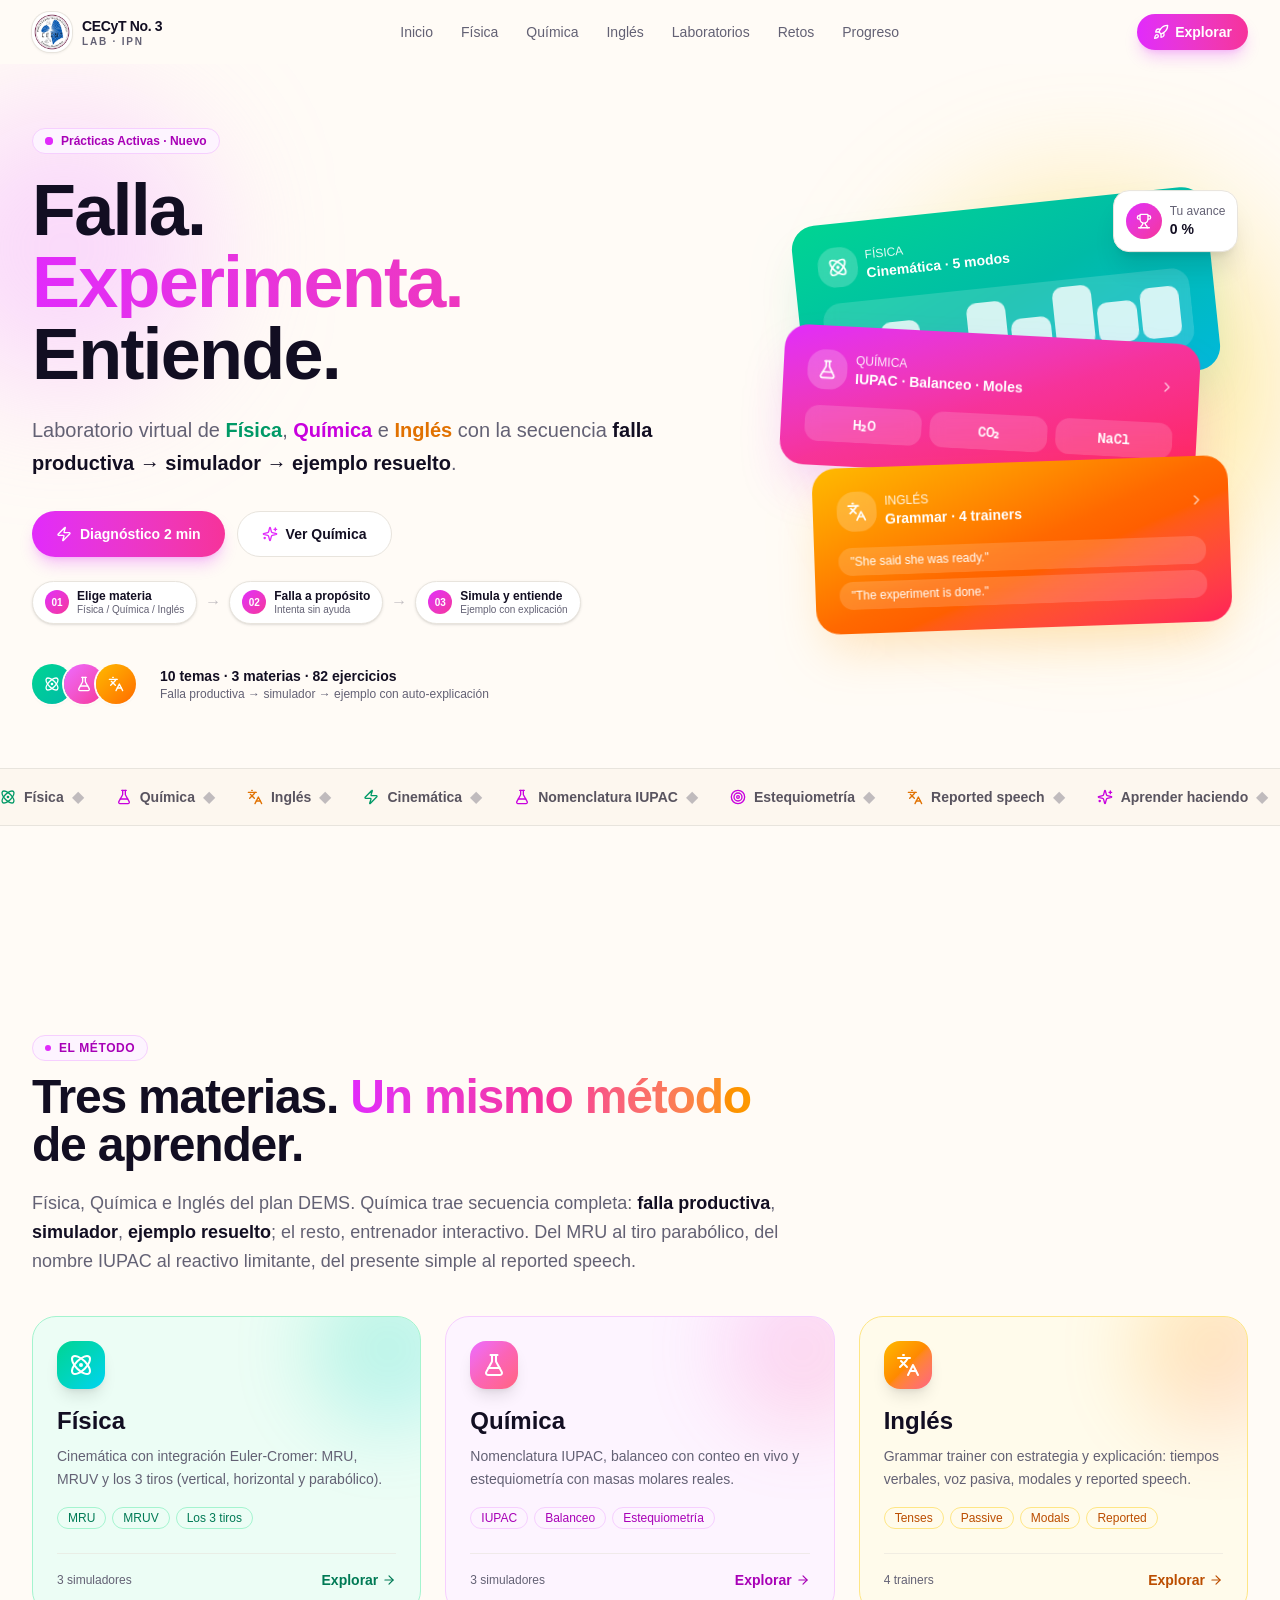
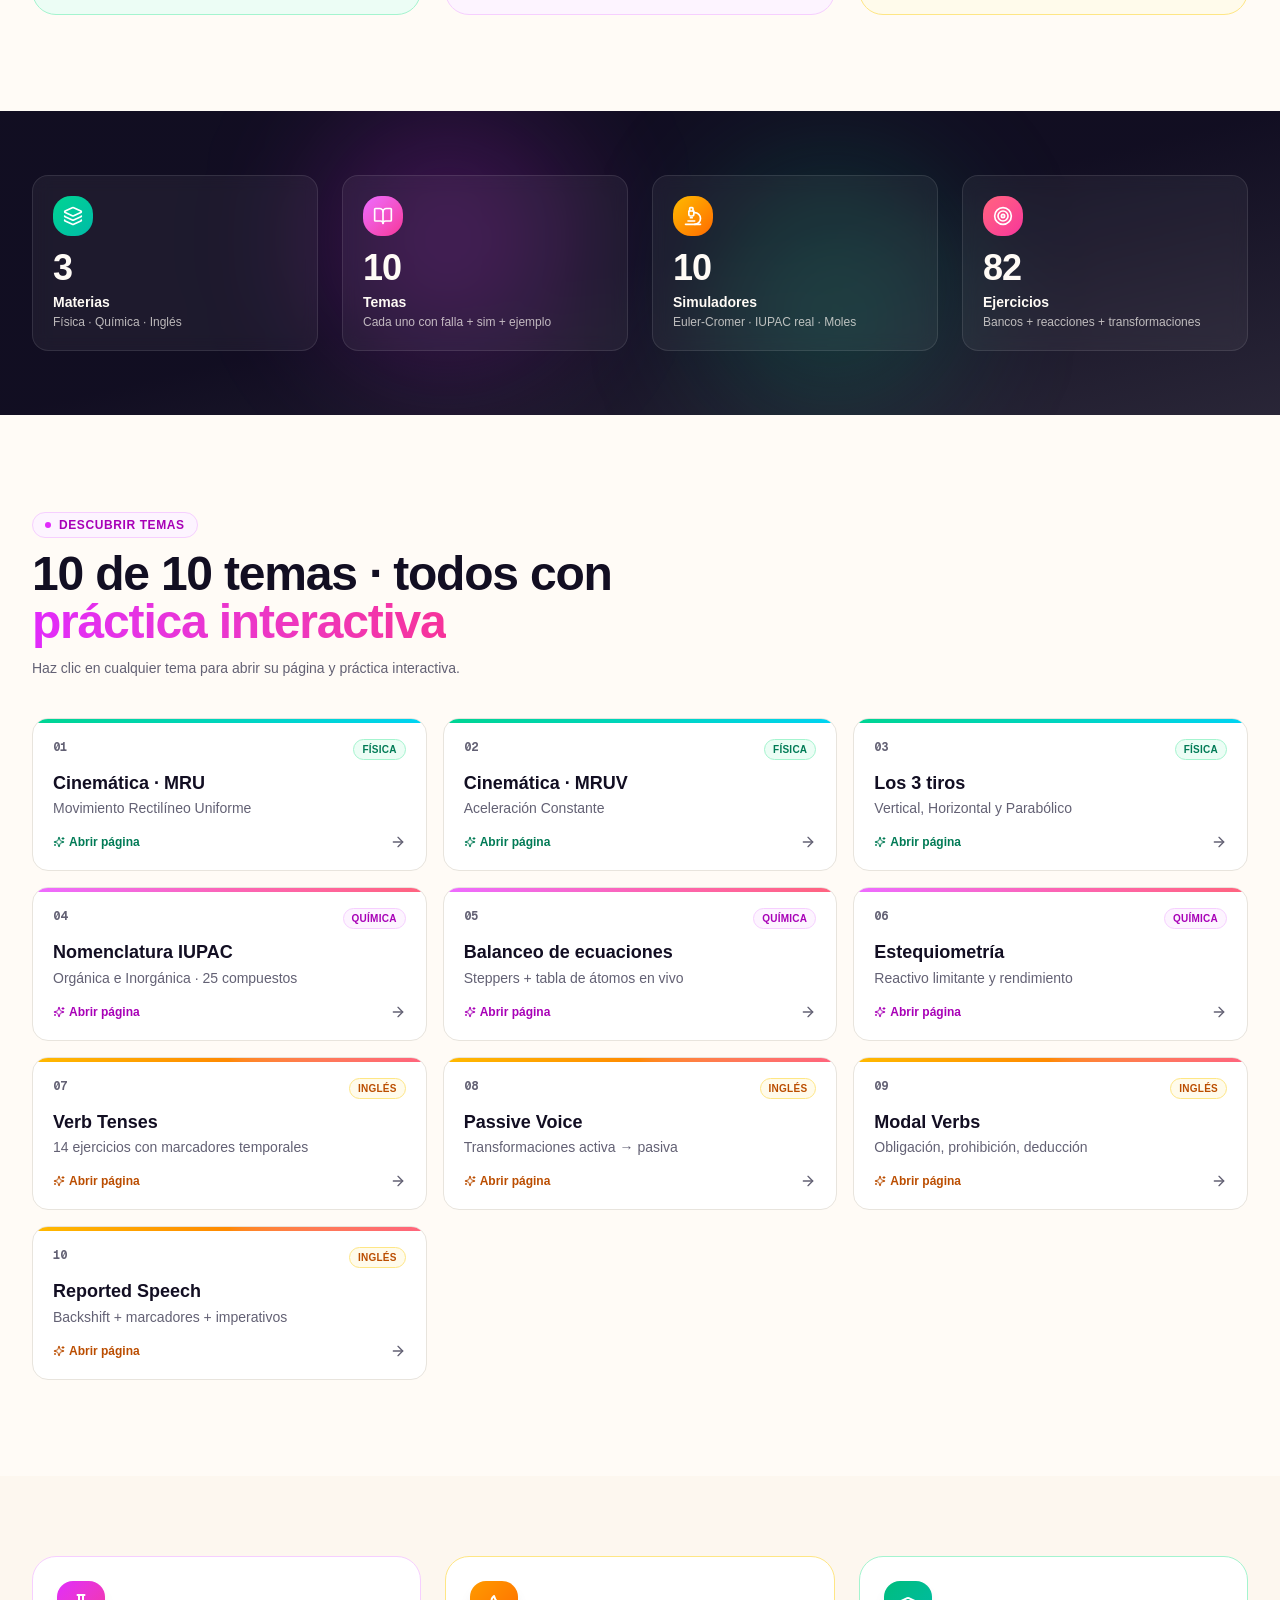
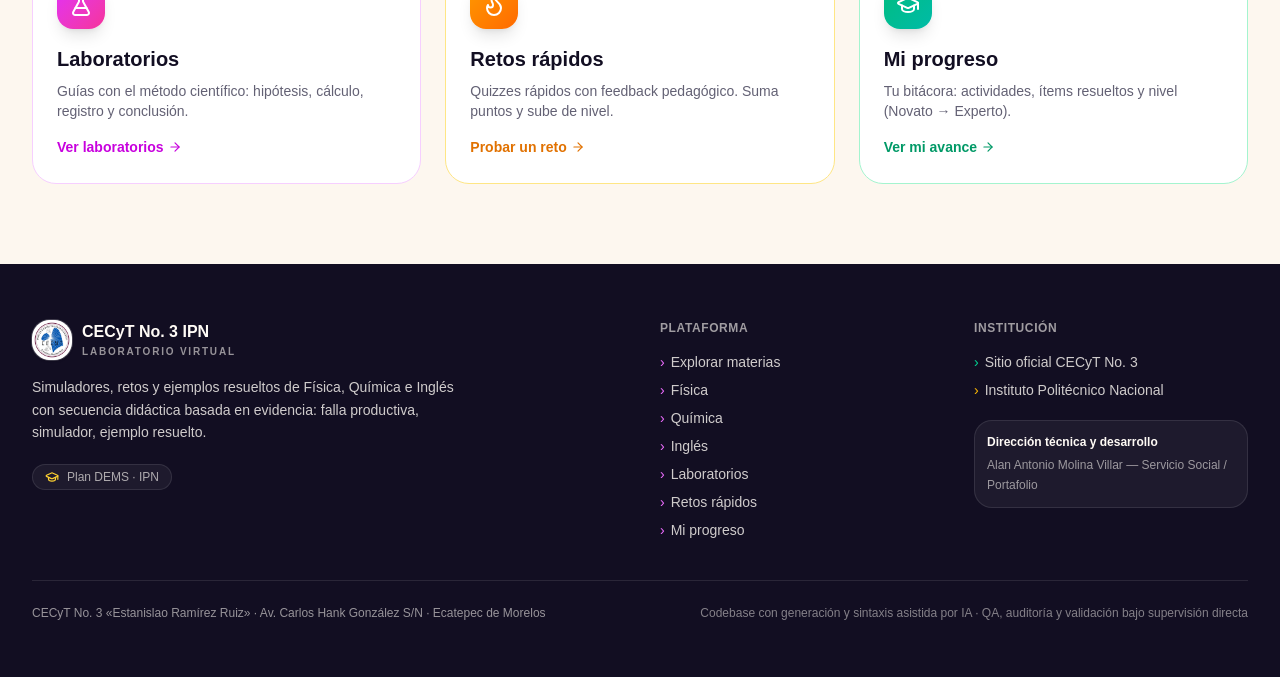
<file: index.html>
<!DOCTYPE html><html lang="es-MX"><head><meta charSet="utf-8"/><meta name="viewport" content="width=device-width, initial-scale=1"/><link rel="preload" href="/_next/static/media/797e433ab948586e-s.p.0r6juujl39pe6.woff2" as="font" crossorigin="" type="font/woff2"/><link rel="preload" href="/_next/static/media/caa3a2e1cccd8315-s.p.0wgildi0cnwt9.woff2" as="font" crossorigin="" type="font/woff2"/><link rel="preload" href="/cecyt3-logo.png" as="image"/><link rel="stylesheet" href="/_next/static/chunks/233p45nuh4m5b.css" data-precedence="next"/><link rel="stylesheet" href="/_next/static/chunks/0i821xm-khfjc.css" data-precedence="next"/><link rel="preload" as="script" fetchPriority="low" href="/_next/static/chunks/310vm2bl3xxpt.js"/><script src="/_next/static/chunks/0jw4jivscv1ye.js" async=""></script><script src="/_next/static/chunks/27t_qfc-3_lzs.js" async=""></script><script src="/_next/static/chunks/2ji0-_1bq6q3-.js" async=""></script><script src="/_next/static/chunks/turbopack-2df2587d1aa63.js" async=""></script><script src="/_next/static/chunks/0h2qsuyze9ds1.js" async=""></script><script src="/_next/static/chunks/2z0s5ozft9-dv.js" async=""></script><script src="/_next/static/chunks/0pieblt8rpbsc.js" async=""></script><script src="/_next/static/chunks/00pmd77qk8swa.js" async=""></script><title>CECyT No. 3 Lab · IPN — Laboratorio virtual de Física, Química e Inglés</title><meta name="description" content="Plataforma educativa interactiva del CECyT No. 3 «Estanislao Ramírez Ruiz» (IPN): simuladores de Física, Química e Inglés con secuencia didáctica basada en evidencia — falla productiva → simulador → ejemplo resuelto."/><meta name="author" content="Alan Antonio Molina Villar"/><meta name="keywords" content="CECyT 3,IPN,Física,Química,Inglés,simuladores,cinemática,nomenclatura IUPAC,estequiometría,laboratorio virtual"/><meta name="next-size-adjust" content=""/><script src="/_next/static/chunks/0cz1d0mv5g_q7.js" noModule=""></script></head><body class="geist_a71539c9-module__T19VSG__variable geist_mono_8d43a2aa-module__8Li5zG__variable antialiased bg-background text-foreground"><div hidden=""><!--$--><!--/$--></div><div class="min-h-screen flex flex-col"><header class="sticky top-0 z-50 transition-all duration-300 bg-transparent"><div class="mx-auto max-w-7xl px-4 sm:px-6 lg:px-8"><div class="flex h-16 items-center justify-between"><span aria-disabled="true" class="flex items-center gap-2.5 group"><img src="/cecyt3-logo.png" alt="CECyT No. 3 — Estanislao Ramírez Ruiz — IPN" width="40" height="40" class="h-10 w-10 rounded-xl object-cover shadow-sm ring-1 ring-border bg-white group-hover:scale-105 transition-transform"/><div class="leading-tight"><div class="text-sm font-bold tracking-tight text-foreground">CECyT No. 3</div><div class="text-[10px] uppercase tracking-[0.18em] text-muted-foreground font-semibold">Lab · IPN</div></div></span><nav class="hidden lg:flex items-center gap-1"><span aria-disabled="true" class="relative px-3 py-2 text-sm font-medium rounded-lg transition-colors text-foreground">Inicio<div class="absolute inset-x-2 -bottom-px h-0.5 rounded-full bg-gradient-to-r from-fuchsia-500 to-pink-500"></div></span><span aria-disabled="true" class="relative px-3 py-2 text-sm font-medium rounded-lg transition-colors text-muted-foreground hover:text-foreground hover:bg-secondary/60">Física</span><span aria-disabled="true" class="relative px-3 py-2 text-sm font-medium rounded-lg transition-colors text-muted-foreground hover:text-foreground hover:bg-secondary/60">Química</span><span aria-disabled="true" class="relative px-3 py-2 text-sm font-medium rounded-lg transition-colors text-muted-foreground hover:text-foreground hover:bg-secondary/60">Inglés</span><span aria-disabled="true" class="relative px-3 py-2 text-sm font-medium rounded-lg transition-colors text-muted-foreground hover:text-foreground hover:bg-secondary/60">Laboratorios</span><span aria-disabled="true" class="relative px-3 py-2 text-sm font-medium rounded-lg transition-colors text-muted-foreground hover:text-foreground hover:bg-secondary/60">Retos</span><span aria-disabled="true" class="relative px-3 py-2 text-sm font-medium rounded-lg transition-colors text-muted-foreground hover:text-foreground hover:bg-secondary/60">Progreso</span></nav><div class="hidden lg:flex items-center gap-2"><span aria-disabled="true" class="inline-flex items-center gap-1.5 rounded-full bg-gradient-to-r from-fuchsia-500 to-pink-500 px-4 py-2 text-sm font-semibold text-white shadow-lg shadow-fuchsia-500/25 hover:shadow-xl hover:shadow-fuchsia-500/40 hover:scale-105 transition-all"><svg xmlns="http://www.w3.org/2000/svg" width="24" height="24" viewBox="0 0 24 24" fill="none" stroke="currentColor" stroke-width="2" stroke-linecap="round" stroke-linejoin="round" class="lucide lucide-rocket h-4 w-4" aria-hidden="true"><path d="M4.5 16.5c-1.5 1.26-2 5-2 5s3.74-.5 5-2c.71-.84.7-2.13-.09-2.91a2.18 2.18 0 0 0-2.91-.09z"></path><path d="m12 15-3-3a22 22 0 0 1 2-3.95A12.88 12.88 0 0 1 22 2c0 2.72-.78 7.5-6 11a22.35 22.35 0 0 1-4 2z"></path><path d="M9 12H4s.55-3.03 2-4c1.62-1.08 5 0 5 0"></path><path d="M12 15v5s3.03-.55 4-2c1.08-1.62 0-5 0-5"></path></svg>Explorar</span></div><button class="lg:hidden p-2 rounded-lg hover:bg-secondary transition-colors" aria-label="Abrir menú"><svg xmlns="http://www.w3.org/2000/svg" width="24" height="24" viewBox="0 0 24 24" fill="none" stroke="currentColor" stroke-width="2" stroke-linecap="round" stroke-linejoin="round" class="lucide lucide-menu h-5 w-5" aria-hidden="true"><path d="M4 12h16"></path><path d="M4 18h16"></path><path d="M4 6h16"></path></svg></button></div></div></header><main class="flex-1"><section class="relative overflow-hidden pt-12 pb-20 sm:pt-16 sm:pb-28"><div class="pointer-events-none absolute inset-0 -z-10 overflow-hidden"><div class="absolute top-10 -left-20 h-72 w-72 rounded-full bg-fuchsia-300/40 blur-3xl blob-float"></div><div class="absolute top-32 right-0 h-96 w-96 rounded-full bg-amber-300/40 blur-3xl blob-float" style="animation-delay:3s"></div></div><div class="mx-auto max-w-7xl px-4 sm:px-6 lg:px-8"><div class="grid lg:grid-cols-12 gap-10 items-center"><div class="lg:col-span-7 text-center lg:text-left"><div class="inline-flex items-center gap-2 rounded-full border border-fuchsia-200 bg-fuchsia-50 px-3 py-1 text-xs font-semibold text-fuchsia-700" style="opacity:0;transform:translateY(12px)"><span class="relative flex h-2 w-2"><span class="absolute inline-flex h-full w-full animate-ping rounded-full bg-fuchsia-400 opacity-75"></span><span class="relative inline-flex h-2 w-2 rounded-full bg-fuchsia-500"></span></span>Prácticas Activas · Nuevo</div><h1 class="mt-5 text-5xl sm:text-6xl lg:text-7xl font-bold tracking-tight text-foreground" style="opacity:0;transform:translateY(16px)"><span class="block">Falla.</span><span class="block bg-gradient-to-r from-fuchsia-500 via-pink-500 to-amber-500 bg-clip-text text-transparent animated-gradient">Experimenta.</span><span class="block">Entiende.</span></h1><p class="mt-6 max-w-2xl mx-auto lg:mx-0 text-lg sm:text-xl text-muted-foreground leading-relaxed" style="opacity:0;transform:translateY(16px)">Laboratorio virtual de<!-- --> <span aria-disabled="true" class="text-emerald-600 font-semibold hover:underline">Física</span>,<!-- --> <span aria-disabled="true" class="text-fuchsia-600 font-semibold hover:underline">Química</span> e<!-- --> <span aria-disabled="true" class="text-amber-600 font-semibold hover:underline">Inglés</span> con la secuencia<!-- --> <span class="font-semibold text-foreground">falla productiva → simulador → ejemplo resuelto</span>.</p><div class="mt-8 flex flex-wrap gap-3 justify-center lg:justify-start" style="opacity:0;transform:translateY(16px)"><span aria-disabled="true" class="inline-flex items-center gap-2 rounded-full bg-gradient-to-r from-fuchsia-500 to-pink-500 px-6 py-3 text-sm font-semibold text-white shadow-lg shadow-fuchsia-500/25 hover:shadow-xl hover:shadow-fuchsia-500/40 hover:scale-105 transition-all"><svg xmlns="http://www.w3.org/2000/svg" width="24" height="24" viewBox="0 0 24 24" fill="none" stroke="currentColor" stroke-width="2" stroke-linecap="round" stroke-linejoin="round" class="lucide lucide-zap h-4 w-4" aria-hidden="true"><path d="M4 14a1 1 0 0 1-.78-1.63l9.9-10.2a.5.5 0 0 1 .86.46l-1.92 6.02A1 1 0 0 0 13 10h7a1 1 0 0 1 .78 1.63l-9.9 10.2a.5.5 0 0 1-.86-.46l1.92-6.02A1 1 0 0 0 11 14z"></path></svg>Diagnóstico 2 min</span><span aria-disabled="true" class="inline-flex items-center gap-2 rounded-full bg-white border border-border px-6 py-3 text-sm font-semibold text-foreground hover:border-fuchsia-300 hover:bg-fuchsia-50/40 transition-all"><svg xmlns="http://www.w3.org/2000/svg" width="24" height="24" viewBox="0 0 24 24" fill="none" stroke="currentColor" stroke-width="2" stroke-linecap="round" stroke-linejoin="round" class="lucide lucide-sparkles h-4 w-4 text-fuchsia-500" aria-hidden="true"><path d="M9.937 15.5A2 2 0 0 0 8.5 14.063l-6.135-1.582a.5.5 0 0 1 0-.962L8.5 9.936A2 2 0 0 0 9.937 8.5l1.582-6.135a.5.5 0 0 1 .963 0L14.063 8.5A2 2 0 0 0 15.5 9.937l6.135 1.581a.5.5 0 0 1 0 .964L15.5 14.063a2 2 0 0 0-1.437 1.437l-1.582 6.135a.5.5 0 0 1-.963 0z"></path><path d="M20 3v4"></path><path d="M22 5h-4"></path><path d="M4 17v2"></path><path d="M5 18H3"></path></svg>Ver Química</span></div><div class="mt-6 flex items-center gap-2 justify-center lg:justify-start" style="opacity:0;transform:translateY(8px)"><div class="flex items-center gap-2"><div class="flex items-center gap-2 rounded-full border border-border bg-white px-3 py-1.5 shadow-sm"><span class="flex h-6 w-6 items-center justify-center rounded-full bg-gradient-to-br from-fuchsia-500 to-pink-500 text-[10px] font-bold text-white">01</span><div class="text-left leading-tight hidden sm:block"><div class="text-xs font-bold text-foreground">Elige materia</div><div class="text-[10px] text-muted-foreground">Física / Química / Inglés</div></div><div class="sm:hidden text-xs font-bold text-foreground">Elige materia</div></div><span class="text-muted-foreground/40">→</span></div><div class="flex items-center gap-2"><div class="flex items-center gap-2 rounded-full border border-border bg-white px-3 py-1.5 shadow-sm"><span class="flex h-6 w-6 items-center justify-center rounded-full bg-gradient-to-br from-fuchsia-500 to-pink-500 text-[10px] font-bold text-white">02</span><div class="text-left leading-tight hidden sm:block"><div class="text-xs font-bold text-foreground">Falla a propósito</div><div class="text-[10px] text-muted-foreground">Intenta sin ayuda</div></div><div class="sm:hidden text-xs font-bold text-foreground">Falla a propósito</div></div><span class="text-muted-foreground/40">→</span></div><div class="flex items-center gap-2"><div class="flex items-center gap-2 rounded-full border border-border bg-white px-3 py-1.5 shadow-sm"><span class="flex h-6 w-6 items-center justify-center rounded-full bg-gradient-to-br from-fuchsia-500 to-pink-500 text-[10px] font-bold text-white">03</span><div class="text-left leading-tight hidden sm:block"><div class="text-xs font-bold text-foreground">Simula y entiende</div><div class="text-[10px] text-muted-foreground">Ejemplo con explicación</div></div><div class="sm:hidden text-xs font-bold text-foreground">Simula y entiende</div></div></div></div><div class="mt-10 flex items-center gap-6 justify-center lg:justify-start" style="opacity:0"><div class="flex -space-x-2"><div class="h-10 w-10 rounded-full bg-gradient-to-br from-emerald-400 to-teal-500 ring-2 ring-background flex items-center justify-center shadow-sm"><svg xmlns="http://www.w3.org/2000/svg" width="24" height="24" viewBox="0 0 24 24" fill="none" stroke="currentColor" stroke-width="2" stroke-linecap="round" stroke-linejoin="round" class="lucide lucide-atom h-4 w-4 text-white" aria-hidden="true"><circle cx="12" cy="12" r="1"></circle><path d="M20.2 20.2c2.04-2.03.02-7.36-4.5-11.9-4.54-4.52-9.87-6.54-11.9-4.5-2.04 2.03-.02 7.36 4.5 11.9 4.54 4.52 9.87 6.54 11.9 4.5Z"></path><path d="M15.7 15.7c4.52-4.54 6.54-9.87 4.5-11.9-2.03-2.04-7.36-.02-11.9 4.5-4.52 4.54-6.54 9.87-4.5 11.9 2.03 2.04 7.36.02 11.9-4.5Z"></path></svg></div><div class="h-10 w-10 rounded-full bg-gradient-to-br from-fuchsia-400 to-pink-500 ring-2 ring-background flex items-center justify-center shadow-sm"><svg xmlns="http://www.w3.org/2000/svg" width="24" height="24" viewBox="0 0 24 24" fill="none" stroke="currentColor" stroke-width="2" stroke-linecap="round" stroke-linejoin="round" class="lucide lucide-flask-conical h-4 w-4 text-white" aria-hidden="true"><path d="M14 2v6a2 2 0 0 0 .245.96l5.51 10.08A2 2 0 0 1 18 22H6a2 2 0 0 1-1.755-2.96l5.51-10.08A2 2 0 0 0 10 8V2"></path><path d="M6.453 15h11.094"></path><path d="M8.5 2h7"></path></svg></div><div class="h-10 w-10 rounded-full bg-gradient-to-br from-amber-400 to-orange-500 ring-2 ring-background flex items-center justify-center shadow-sm"><svg xmlns="http://www.w3.org/2000/svg" width="24" height="24" viewBox="0 0 24 24" fill="none" stroke="currentColor" stroke-width="2" stroke-linecap="round" stroke-linejoin="round" class="lucide lucide-languages h-4 w-4 text-white" aria-hidden="true"><path d="m5 8 6 6"></path><path d="m4 14 6-6 2-3"></path><path d="M2 5h12"></path><path d="M7 2h1"></path><path d="m22 22-5-10-5 10"></path><path d="M14 18h6"></path></svg></div></div><div class="text-left"><div class="text-sm font-semibold text-foreground">10 temas · 3 materias · 82 ejercicios</div><div class="text-xs text-muted-foreground">Falla productiva → simulador → ejemplo con auto-explicación</div></div></div></div><div class="lg:col-span-5 relative" style="opacity:0;transform:scale(0.9)"><div class="relative mx-auto max-w-md"><div class="relative h-[420px]"><span aria-disabled="true" class="absolute top-0 left-4 right-4 rounded-3xl bg-gradient-to-br from-emerald-400 via-teal-500 to-cyan-500 p-6 shadow-2xl shadow-emerald-500/20 rotate-[-6deg] hover:rotate-0 transition-transform duration-500 block"><div class="flex items-center justify-between text-white"><div class="flex items-center gap-2"><div class="h-10 w-10 rounded-xl bg-white/20 backdrop-blur flex items-center justify-center"><svg xmlns="http://www.w3.org/2000/svg" width="24" height="24" viewBox="0 0 24 24" fill="none" stroke="currentColor" stroke-width="2" stroke-linecap="round" stroke-linejoin="round" class="lucide lucide-atom h-5 w-5" aria-hidden="true"><circle cx="12" cy="12" r="1"></circle><path d="M20.2 20.2c2.04-2.03.02-7.36-4.5-11.9-4.54-4.52-9.87-6.54-11.9-4.5-2.04 2.03-.02 7.36 4.5 11.9 4.54 4.52 9.87 6.54 11.9 4.5Z"></path><path d="M15.7 15.7c4.52-4.54 6.54-9.87 4.5-11.9-2.03-2.04-7.36-.02-11.9 4.5-4.52 4.54-6.54 9.87-4.5 11.9 2.03 2.04 7.36.02 11.9-4.5Z"></path></svg></div><div><div class="text-xs font-medium opacity-90">FÍSICA</div><div class="text-sm font-bold">Cinemática · 5 modos</div></div></div><svg xmlns="http://www.w3.org/2000/svg" width="24" height="24" viewBox="0 0 24 24" fill="none" stroke="currentColor" stroke-width="2" stroke-linecap="round" stroke-linejoin="round" class="lucide lucide-chevron-right h-4 w-4 opacity-70" aria-hidden="true"><path d="m9 18 6-6-6-6"></path></svg></div><div class="mt-4 h-20 rounded-xl bg-white/15 backdrop-blur flex items-end gap-1 px-3 pb-3"><div class="flex-1 bg-white/80 rounded-sm" style="height:0px"></div><div class="flex-1 bg-white/80 rounded-sm" style="height:0px"></div><div class="flex-1 bg-white/80 rounded-sm" style="height:0px"></div><div class="flex-1 bg-white/80 rounded-sm" style="height:0px"></div><div class="flex-1 bg-white/80 rounded-sm" style="height:0px"></div><div class="flex-1 bg-white/80 rounded-sm" style="height:0px"></div><div class="flex-1 bg-white/80 rounded-sm" style="height:0px"></div><div class="flex-1 bg-white/80 rounded-sm" style="height:0px"></div></div></span><span aria-disabled="true" class="absolute top-32 left-0 right-8 rounded-3xl bg-gradient-to-br from-fuchsia-500 via-pink-500 to-rose-500 p-6 shadow-2xl shadow-fuchsia-500/25 rotate-[3deg] hover:rotate-0 transition-transform duration-500 block"><div class="flex items-center justify-between text-white"><div class="flex items-center gap-2"><div class="h-10 w-10 rounded-xl bg-white/20 backdrop-blur flex items-center justify-center"><svg xmlns="http://www.w3.org/2000/svg" width="24" height="24" viewBox="0 0 24 24" fill="none" stroke="currentColor" stroke-width="2" stroke-linecap="round" stroke-linejoin="round" class="lucide lucide-flask-conical h-5 w-5" aria-hidden="true"><path d="M14 2v6a2 2 0 0 0 .245.96l5.51 10.08A2 2 0 0 1 18 22H6a2 2 0 0 1-1.755-2.96l5.51-10.08A2 2 0 0 0 10 8V2"></path><path d="M6.453 15h11.094"></path><path d="M8.5 2h7"></path></svg></div><div><div class="text-xs font-medium opacity-90">QUÍMICA</div><div class="text-sm font-bold">IUPAC · Balanceo · Moles</div></div></div><svg xmlns="http://www.w3.org/2000/svg" width="24" height="24" viewBox="0 0 24 24" fill="none" stroke="currentColor" stroke-width="2" stroke-linecap="round" stroke-linejoin="round" class="lucide lucide-chevron-right h-4 w-4 opacity-70" aria-hidden="true"><path d="m9 18 6-6-6-6"></path></svg></div><div class="mt-4 grid grid-cols-3 gap-2"><div class="rounded-lg bg-white/15 backdrop-blur px-2 py-2 text-center text-white text-sm font-mono font-semibold">H₂O</div><div class="rounded-lg bg-white/15 backdrop-blur px-2 py-2 text-center text-white text-sm font-mono font-semibold">CO₂</div><div class="rounded-lg bg-white/15 backdrop-blur px-2 py-2 text-center text-white text-sm font-mono font-semibold">NaCl</div></div></span><span aria-disabled="true" class="absolute top-64 left-8 right-0 rounded-3xl bg-gradient-to-br from-amber-400 via-orange-500 to-rose-500 p-6 shadow-2xl shadow-amber-500/25 rotate-[-2deg] hover:rotate-0 transition-transform duration-500 block"><div class="flex items-center justify-between text-white"><div class="flex items-center gap-2"><div class="h-10 w-10 rounded-xl bg-white/20 backdrop-blur flex items-center justify-center"><svg xmlns="http://www.w3.org/2000/svg" width="24" height="24" viewBox="0 0 24 24" fill="none" stroke="currentColor" stroke-width="2" stroke-linecap="round" stroke-linejoin="round" class="lucide lucide-languages h-5 w-5" aria-hidden="true"><path d="m5 8 6 6"></path><path d="m4 14 6-6 2-3"></path><path d="M2 5h12"></path><path d="M7 2h1"></path><path d="m22 22-5-10-5 10"></path><path d="M14 18h6"></path></svg></div><div><div class="text-xs font-medium opacity-90">INGLÉS</div><div class="text-sm font-bold">Grammar · 4 trainers</div></div></div><svg xmlns="http://www.w3.org/2000/svg" width="24" height="24" viewBox="0 0 24 24" fill="none" stroke="currentColor" stroke-width="2" stroke-linecap="round" stroke-linejoin="round" class="lucide lucide-chevron-right h-4 w-4 opacity-70" aria-hidden="true"><path d="m9 18 6-6-6-6"></path></svg></div><div class="mt-4 space-y-1.5"><div class="rounded-lg bg-white/15 backdrop-blur px-3 py-1.5 text-white text-xs font-medium">&quot;<!-- -->She said she was ready.<!-- -->&quot;</div><div class="rounded-lg bg-white/15 backdrop-blur px-3 py-1.5 text-white text-xs font-medium">&quot;<!-- -->The experiment is done.<!-- -->&quot;</div></div></span></div><div class="absolute -top-2 -right-2 rounded-2xl bg-white shadow-xl border border-border p-3 flex items-center gap-2"><div class="h-9 w-9 rounded-xl bg-gradient-to-br from-fuchsia-500 to-pink-500 flex items-center justify-center"><svg xmlns="http://www.w3.org/2000/svg" width="24" height="24" viewBox="0 0 24 24" fill="none" stroke="currentColor" stroke-width="2" stroke-linecap="round" stroke-linejoin="round" class="lucide lucide-trophy h-4 w-4 text-white" aria-hidden="true"><path d="M10 14.66v1.626a2 2 0 0 1-.976 1.696A5 5 0 0 0 7 21.978"></path><path d="M14 14.66v1.626a2 2 0 0 0 .976 1.696A5 5 0 0 1 17 21.978"></path><path d="M18 9h1.5a1 1 0 0 0 0-5H18"></path><path d="M4 22h16"></path><path d="M6 9a6 6 0 0 0 12 0V3a1 1 0 0 0-1-1H7a1 1 0 0 0-1 1z"></path><path d="M6 9H4.5a1 1 0 0 1 0-5H6"></path></svg></div><div class="leading-tight"><div class="text-xs text-muted-foreground">Tu avance</div><div class="text-sm font-bold">0 %</div></div></div></div></div></div></div><div class="mt-16 border-y border-border bg-secondary/40 py-4 overflow-hidden"><div class="flex gap-8 animate-marquee whitespace-nowrap"><div class="flex gap-8 items-center"><div class="flex items-center gap-2 text-foreground/70"><svg xmlns="http://www.w3.org/2000/svg" width="24" height="24" viewBox="0 0 24 24" fill="none" stroke="currentColor" stroke-width="2" stroke-linecap="round" stroke-linejoin="round" class="lucide lucide-atom h-4 w-4 text-emerald-600" aria-hidden="true"><circle cx="12" cy="12" r="1"></circle><path d="M20.2 20.2c2.04-2.03.02-7.36-4.5-11.9-4.54-4.52-9.87-6.54-11.9-4.5-2.04 2.03-.02 7.36 4.5 11.9 4.54 4.52 9.87 6.54 11.9 4.5Z"></path><path d="M15.7 15.7c4.52-4.54 6.54-9.87 4.5-11.9-2.03-2.04-7.36-.02-11.9 4.5-4.52 4.54-6.54 9.87-4.5 11.9 2.03 2.04 7.36.02 11.9-4.5Z"></path></svg><span class="font-semibold text-sm">Física</span><span class="text-muted-foreground/40">◆</span></div><div class="flex items-center gap-2 text-foreground/70"><svg xmlns="http://www.w3.org/2000/svg" width="24" height="24" viewBox="0 0 24 24" fill="none" stroke="currentColor" stroke-width="2" stroke-linecap="round" stroke-linejoin="round" class="lucide lucide-flask-conical h-4 w-4 text-fuchsia-600" aria-hidden="true"><path d="M14 2v6a2 2 0 0 0 .245.96l5.51 10.08A2 2 0 0 1 18 22H6a2 2 0 0 1-1.755-2.96l5.51-10.08A2 2 0 0 0 10 8V2"></path><path d="M6.453 15h11.094"></path><path d="M8.5 2h7"></path></svg><span class="font-semibold text-sm">Química</span><span class="text-muted-foreground/40">◆</span></div><div class="flex items-center gap-2 text-foreground/70"><svg xmlns="http://www.w3.org/2000/svg" width="24" height="24" viewBox="0 0 24 24" fill="none" stroke="currentColor" stroke-width="2" stroke-linecap="round" stroke-linejoin="round" class="lucide lucide-languages h-4 w-4 text-amber-600" aria-hidden="true"><path d="m5 8 6 6"></path><path d="m4 14 6-6 2-3"></path><path d="M2 5h12"></path><path d="M7 2h1"></path><path d="m22 22-5-10-5 10"></path><path d="M14 18h6"></path></svg><span class="font-semibold text-sm">Inglés</span><span class="text-muted-foreground/40">◆</span></div><div class="flex items-center gap-2 text-foreground/70"><svg xmlns="http://www.w3.org/2000/svg" width="24" height="24" viewBox="0 0 24 24" fill="none" stroke="currentColor" stroke-width="2" stroke-linecap="round" stroke-linejoin="round" class="lucide lucide-zap h-4 w-4 text-emerald-600" aria-hidden="true"><path d="M4 14a1 1 0 0 1-.78-1.63l9.9-10.2a.5.5 0 0 1 .86.46l-1.92 6.02A1 1 0 0 0 13 10h7a1 1 0 0 1 .78 1.63l-9.9 10.2a.5.5 0 0 1-.86-.46l1.92-6.02A1 1 0 0 0 11 14z"></path></svg><span class="font-semibold text-sm">Cinemática</span><span class="text-muted-foreground/40">◆</span></div><div class="flex items-center gap-2 text-foreground/70"><svg xmlns="http://www.w3.org/2000/svg" width="24" height="24" viewBox="0 0 24 24" fill="none" stroke="currentColor" stroke-width="2" stroke-linecap="round" stroke-linejoin="round" class="lucide lucide-flask-conical h-4 w-4 text-fuchsia-600" aria-hidden="true"><path d="M14 2v6a2 2 0 0 0 .245.96l5.51 10.08A2 2 0 0 1 18 22H6a2 2 0 0 1-1.755-2.96l5.51-10.08A2 2 0 0 0 10 8V2"></path><path d="M6.453 15h11.094"></path><path d="M8.5 2h7"></path></svg><span class="font-semibold text-sm">Nomenclatura IUPAC</span><span class="text-muted-foreground/40">◆</span></div><div class="flex items-center gap-2 text-foreground/70"><svg xmlns="http://www.w3.org/2000/svg" width="24" height="24" viewBox="0 0 24 24" fill="none" stroke="currentColor" stroke-width="2" stroke-linecap="round" stroke-linejoin="round" class="lucide lucide-target h-4 w-4 text-fuchsia-600" aria-hidden="true"><circle cx="12" cy="12" r="10"></circle><circle cx="12" cy="12" r="6"></circle><circle cx="12" cy="12" r="2"></circle></svg><span class="font-semibold text-sm">Estequiometría</span><span class="text-muted-foreground/40">◆</span></div><div class="flex items-center gap-2 text-foreground/70"><svg xmlns="http://www.w3.org/2000/svg" width="24" height="24" viewBox="0 0 24 24" fill="none" stroke="currentColor" stroke-width="2" stroke-linecap="round" stroke-linejoin="round" class="lucide lucide-languages h-4 w-4 text-amber-600" aria-hidden="true"><path d="m5 8 6 6"></path><path d="m4 14 6-6 2-3"></path><path d="M2 5h12"></path><path d="M7 2h1"></path><path d="m22 22-5-10-5 10"></path><path d="M14 18h6"></path></svg><span class="font-semibold text-sm">Reported speech</span><span class="text-muted-foreground/40">◆</span></div><div class="flex items-center gap-2 text-foreground/70"><svg xmlns="http://www.w3.org/2000/svg" width="24" height="24" viewBox="0 0 24 24" fill="none" stroke="currentColor" stroke-width="2" stroke-linecap="round" stroke-linejoin="round" class="lucide lucide-sparkles h-4 w-4 text-fuchsia-600" aria-hidden="true"><path d="M9.937 15.5A2 2 0 0 0 8.5 14.063l-6.135-1.582a.5.5 0 0 1 0-.962L8.5 9.936A2 2 0 0 0 9.937 8.5l1.582-6.135a.5.5 0 0 1 .963 0L14.063 8.5A2 2 0 0 0 15.5 9.937l6.135 1.581a.5.5 0 0 1 0 .964L15.5 14.063a2 2 0 0 0-1.437 1.437l-1.582 6.135a.5.5 0 0 1-.963 0z"></path><path d="M20 3v4"></path><path d="M22 5h-4"></path><path d="M4 17v2"></path><path d="M5 18H3"></path></svg><span class="font-semibold text-sm">Aprender haciendo</span><span class="text-muted-foreground/40">◆</span></div></div><div class="flex gap-8 items-center"><div class="flex items-center gap-2 text-foreground/70"><svg xmlns="http://www.w3.org/2000/svg" width="24" height="24" viewBox="0 0 24 24" fill="none" stroke="currentColor" stroke-width="2" stroke-linecap="round" stroke-linejoin="round" class="lucide lucide-atom h-4 w-4 text-emerald-600" aria-hidden="true"><circle cx="12" cy="12" r="1"></circle><path d="M20.2 20.2c2.04-2.03.02-7.36-4.5-11.9-4.54-4.52-9.87-6.54-11.9-4.5-2.04 2.03-.02 7.36 4.5 11.9 4.54 4.52 9.87 6.54 11.9 4.5Z"></path><path d="M15.7 15.7c4.52-4.54 6.54-9.87 4.5-11.9-2.03-2.04-7.36-.02-11.9 4.5-4.52 4.54-6.54 9.87-4.5 11.9 2.03 2.04 7.36.02 11.9-4.5Z"></path></svg><span class="font-semibold text-sm">Física</span><span class="text-muted-foreground/40">◆</span></div><div class="flex items-center gap-2 text-foreground/70"><svg xmlns="http://www.w3.org/2000/svg" width="24" height="24" viewBox="0 0 24 24" fill="none" stroke="currentColor" stroke-width="2" stroke-linecap="round" stroke-linejoin="round" class="lucide lucide-flask-conical h-4 w-4 text-fuchsia-600" aria-hidden="true"><path d="M14 2v6a2 2 0 0 0 .245.96l5.51 10.08A2 2 0 0 1 18 22H6a2 2 0 0 1-1.755-2.96l5.51-10.08A2 2 0 0 0 10 8V2"></path><path d="M6.453 15h11.094"></path><path d="M8.5 2h7"></path></svg><span class="font-semibold text-sm">Química</span><span class="text-muted-foreground/40">◆</span></div><div class="flex items-center gap-2 text-foreground/70"><svg xmlns="http://www.w3.org/2000/svg" width="24" height="24" viewBox="0 0 24 24" fill="none" stroke="currentColor" stroke-width="2" stroke-linecap="round" stroke-linejoin="round" class="lucide lucide-languages h-4 w-4 text-amber-600" aria-hidden="true"><path d="m5 8 6 6"></path><path d="m4 14 6-6 2-3"></path><path d="M2 5h12"></path><path d="M7 2h1"></path><path d="m22 22-5-10-5 10"></path><path d="M14 18h6"></path></svg><span class="font-semibold text-sm">Inglés</span><span class="text-muted-foreground/40">◆</span></div><div class="flex items-center gap-2 text-foreground/70"><svg xmlns="http://www.w3.org/2000/svg" width="24" height="24" viewBox="0 0 24 24" fill="none" stroke="currentColor" stroke-width="2" stroke-linecap="round" stroke-linejoin="round" class="lucide lucide-zap h-4 w-4 text-emerald-600" aria-hidden="true"><path d="M4 14a1 1 0 0 1-.78-1.63l9.9-10.2a.5.5 0 0 1 .86.46l-1.92 6.02A1 1 0 0 0 13 10h7a1 1 0 0 1 .78 1.63l-9.9 10.2a.5.5 0 0 1-.86-.46l1.92-6.02A1 1 0 0 0 11 14z"></path></svg><span class="font-semibold text-sm">Cinemática</span><span class="text-muted-foreground/40">◆</span></div><div class="flex items-center gap-2 text-foreground/70"><svg xmlns="http://www.w3.org/2000/svg" width="24" height="24" viewBox="0 0 24 24" fill="none" stroke="currentColor" stroke-width="2" stroke-linecap="round" stroke-linejoin="round" class="lucide lucide-flask-conical h-4 w-4 text-fuchsia-600" aria-hidden="true"><path d="M14 2v6a2 2 0 0 0 .245.96l5.51 10.08A2 2 0 0 1 18 22H6a2 2 0 0 1-1.755-2.96l5.51-10.08A2 2 0 0 0 10 8V2"></path><path d="M6.453 15h11.094"></path><path d="M8.5 2h7"></path></svg><span class="font-semibold text-sm">Nomenclatura IUPAC</span><span class="text-muted-foreground/40">◆</span></div><div class="flex items-center gap-2 text-foreground/70"><svg xmlns="http://www.w3.org/2000/svg" width="24" height="24" viewBox="0 0 24 24" fill="none" stroke="currentColor" stroke-width="2" stroke-linecap="round" stroke-linejoin="round" class="lucide lucide-target h-4 w-4 text-fuchsia-600" aria-hidden="true"><circle cx="12" cy="12" r="10"></circle><circle cx="12" cy="12" r="6"></circle><circle cx="12" cy="12" r="2"></circle></svg><span class="font-semibold text-sm">Estequiometría</span><span class="text-muted-foreground/40">◆</span></div><div class="flex items-center gap-2 text-foreground/70"><svg xmlns="http://www.w3.org/2000/svg" width="24" height="24" viewBox="0 0 24 24" fill="none" stroke="currentColor" stroke-width="2" stroke-linecap="round" stroke-linejoin="round" class="lucide lucide-languages h-4 w-4 text-amber-600" aria-hidden="true"><path d="m5 8 6 6"></path><path d="m4 14 6-6 2-3"></path><path d="M2 5h12"></path><path d="M7 2h1"></path><path d="m22 22-5-10-5 10"></path><path d="M14 18h6"></path></svg><span class="font-semibold text-sm">Reported speech</span><span class="text-muted-foreground/40">◆</span></div><div class="flex items-center gap-2 text-foreground/70"><svg xmlns="http://www.w3.org/2000/svg" width="24" height="24" viewBox="0 0 24 24" fill="none" stroke="currentColor" stroke-width="2" stroke-linecap="round" stroke-linejoin="round" class="lucide lucide-sparkles h-4 w-4 text-fuchsia-600" aria-hidden="true"><path d="M9.937 15.5A2 2 0 0 0 8.5 14.063l-6.135-1.582a.5.5 0 0 1 0-.962L8.5 9.936A2 2 0 0 0 9.937 8.5l1.582-6.135a.5.5 0 0 1 .963 0L14.063 8.5A2 2 0 0 0 15.5 9.937l6.135 1.581a.5.5 0 0 1 0 .964L15.5 14.063a2 2 0 0 0-1.437 1.437l-1.582 6.135a.5.5 0 0 1-.963 0z"></path><path d="M20 3v4"></path><path d="M22 5h-4"></path><path d="M4 17v2"></path><path d="M5 18H3"></path></svg><span class="font-semibold text-sm">Aprender haciendo</span><span class="text-muted-foreground/40">◆</span></div></div></div></div></section><section class="py-20 sm:py-24"><div class="mx-auto max-w-7xl px-4 sm:px-6 lg:px-8"><div class="max-w-3xl"><span class="inline-flex items-center gap-2 rounded-full border border-fuchsia-200 bg-fuchsia-50 px-3 py-1 text-xs font-semibold uppercase tracking-wider text-fuchsia-700"><span class="h-1.5 w-1.5 rounded-full bg-fuchsia-500"></span>El método</span><h2 class="mt-3 text-4xl sm:text-5xl font-bold tracking-tight text-foreground">Tres materias.<!-- --> <span class="bg-gradient-to-r from-fuchsia-500 via-pink-500 to-amber-500 bg-clip-text text-transparent">Un mismo método</span> <!-- -->de aprender.</h2><p class="mt-5 text-lg text-muted-foreground leading-relaxed">Física, Química e Inglés del plan DEMS. Química trae secuencia completa: <strong class="text-foreground">falla productiva</strong>,<!-- --> <strong class="text-foreground">simulador</strong>,<!-- --> <strong class="text-foreground">ejemplo resuelto</strong>; el resto, entrenador interactivo. Del MRU al tiro parabólico, del nombre IUPAC al reactivo limitante, del presente simple al reported speech.</p></div><div class="mt-10 grid gap-6 md:grid-cols-3"><div style="opacity:0;transform:translateY(30px)"><span aria-disabled="true" class="group relative block overflow-hidden rounded-3xl border border-emerald-200 bg-emerald-50 p-6 hover:shadow-xl transition-all hover:-translate-y-1"><div class="absolute -top-12 -right-12 h-40 w-40 rounded-full bg-gradient-to-br from-emerald-400 via-teal-400 to-cyan-400 opacity-20 blur-2xl group-hover:opacity-40 transition-opacity"></div><div class="relative"><div class="inline-flex h-12 w-12 items-center justify-center rounded-2xl bg-gradient-to-br from-emerald-400 via-teal-400 to-cyan-400 shadow-lg"><svg xmlns="http://www.w3.org/2000/svg" width="24" height="24" viewBox="0 0 24 24" fill="none" stroke="currentColor" stroke-width="2" stroke-linecap="round" stroke-linejoin="round" class="lucide lucide-atom h-6 w-6 text-white" aria-hidden="true"><circle cx="12" cy="12" r="1"></circle><path d="M20.2 20.2c2.04-2.03.02-7.36-4.5-11.9-4.54-4.52-9.87-6.54-11.9-4.5-2.04 2.03-.02 7.36 4.5 11.9 4.54 4.52 9.87 6.54 11.9 4.5Z"></path><path d="M15.7 15.7c4.52-4.54 6.54-9.87 4.5-11.9-2.03-2.04-7.36-.02-11.9 4.5-4.52 4.54-6.54 9.87-4.5 11.9 2.03 2.04 7.36.02 11.9-4.5Z"></path></svg></div><h3 class="mt-4 text-2xl font-bold text-foreground">Física</h3><p class="mt-2 text-sm text-muted-foreground leading-relaxed">Cinemática con integración Euler-Cromer: MRU, MRUV y los 3 tiros (vertical, horizontal y parabólico).</p><div class="mt-4 flex flex-wrap gap-1.5"><span class="inline-flex items-center rounded-full bg-emerald-50 text-emerald-700 border border-emerald-200 px-2.5 py-0.5 text-xs font-medium">MRU</span><span class="inline-flex items-center rounded-full bg-emerald-50 text-emerald-700 border border-emerald-200 px-2.5 py-0.5 text-xs font-medium">MRUV</span><span class="inline-flex items-center rounded-full bg-emerald-50 text-emerald-700 border border-emerald-200 px-2.5 py-0.5 text-xs font-medium">Los 3 tiros</span></div><div class="mt-6 flex items-center justify-between pt-4 border-t border-border/60"><span class="text-xs text-muted-foreground">3 simuladores</span><span class="inline-flex items-center gap-1 text-emerald-700 text-sm font-semibold group-hover:gap-2 transition-all">Explorar <svg xmlns="http://www.w3.org/2000/svg" width="24" height="24" viewBox="0 0 24 24" fill="none" stroke="currentColor" stroke-width="2" stroke-linecap="round" stroke-linejoin="round" class="lucide lucide-arrow-right h-3.5 w-3.5" aria-hidden="true"><path d="M5 12h14"></path><path d="m12 5 7 7-7 7"></path></svg></span></div></div></span></div><div style="opacity:0;transform:translateY(30px)"><span aria-disabled="true" class="group relative block overflow-hidden rounded-3xl border border-fuchsia-200 bg-fuchsia-50 p-6 hover:shadow-xl transition-all hover:-translate-y-1"><div class="absolute -top-12 -right-12 h-40 w-40 rounded-full bg-gradient-to-br from-fuchsia-400 via-pink-400 to-rose-400 opacity-20 blur-2xl group-hover:opacity-40 transition-opacity"></div><div class="relative"><div class="inline-flex h-12 w-12 items-center justify-center rounded-2xl bg-gradient-to-br from-fuchsia-400 via-pink-400 to-rose-400 shadow-lg"><svg xmlns="http://www.w3.org/2000/svg" width="24" height="24" viewBox="0 0 24 24" fill="none" stroke="currentColor" stroke-width="2" stroke-linecap="round" stroke-linejoin="round" class="lucide lucide-flask-conical h-6 w-6 text-white" aria-hidden="true"><path d="M14 2v6a2 2 0 0 0 .245.96l5.51 10.08A2 2 0 0 1 18 22H6a2 2 0 0 1-1.755-2.96l5.51-10.08A2 2 0 0 0 10 8V2"></path><path d="M6.453 15h11.094"></path><path d="M8.5 2h7"></path></svg></div><h3 class="mt-4 text-2xl font-bold text-foreground">Química</h3><p class="mt-2 text-sm text-muted-foreground leading-relaxed">Nomenclatura IUPAC, balanceo con conteo en vivo y estequiometría con masas molares reales.</p><div class="mt-4 flex flex-wrap gap-1.5"><span class="inline-flex items-center rounded-full bg-fuchsia-50 text-fuchsia-700 border border-fuchsia-200 px-2.5 py-0.5 text-xs font-medium">IUPAC</span><span class="inline-flex items-center rounded-full bg-fuchsia-50 text-fuchsia-700 border border-fuchsia-200 px-2.5 py-0.5 text-xs font-medium">Balanceo</span><span class="inline-flex items-center rounded-full bg-fuchsia-50 text-fuchsia-700 border border-fuchsia-200 px-2.5 py-0.5 text-xs font-medium">Estequiometría</span></div><div class="mt-6 flex items-center justify-between pt-4 border-t border-border/60"><span class="text-xs text-muted-foreground">3 simuladores</span><span class="inline-flex items-center gap-1 text-fuchsia-700 text-sm font-semibold group-hover:gap-2 transition-all">Explorar <svg xmlns="http://www.w3.org/2000/svg" width="24" height="24" viewBox="0 0 24 24" fill="none" stroke="currentColor" stroke-width="2" stroke-linecap="round" stroke-linejoin="round" class="lucide lucide-arrow-right h-3.5 w-3.5" aria-hidden="true"><path d="M5 12h14"></path><path d="m12 5 7 7-7 7"></path></svg></span></div></div></span></div><div style="opacity:0;transform:translateY(30px)"><span aria-disabled="true" class="group relative block overflow-hidden rounded-3xl border border-amber-200 bg-amber-50 p-6 hover:shadow-xl transition-all hover:-translate-y-1"><div class="absolute -top-12 -right-12 h-40 w-40 rounded-full bg-gradient-to-br from-amber-400 via-orange-400 to-rose-400 opacity-20 blur-2xl group-hover:opacity-40 transition-opacity"></div><div class="relative"><div class="inline-flex h-12 w-12 items-center justify-center rounded-2xl bg-gradient-to-br from-amber-400 via-orange-400 to-rose-400 shadow-lg"><svg xmlns="http://www.w3.org/2000/svg" width="24" height="24" viewBox="0 0 24 24" fill="none" stroke="currentColor" stroke-width="2" stroke-linecap="round" stroke-linejoin="round" class="lucide lucide-languages h-6 w-6 text-white" aria-hidden="true"><path d="m5 8 6 6"></path><path d="m4 14 6-6 2-3"></path><path d="M2 5h12"></path><path d="M7 2h1"></path><path d="m22 22-5-10-5 10"></path><path d="M14 18h6"></path></svg></div><h3 class="mt-4 text-2xl font-bold text-foreground">Inglés</h3><p class="mt-2 text-sm text-muted-foreground leading-relaxed">Grammar trainer con estrategia y explicación: tiempos verbales, voz pasiva, modales y reported speech.</p><div class="mt-4 flex flex-wrap gap-1.5"><span class="inline-flex items-center rounded-full bg-amber-50 text-amber-700 border border-amber-200 px-2.5 py-0.5 text-xs font-medium">Tenses</span><span class="inline-flex items-center rounded-full bg-amber-50 text-amber-700 border border-amber-200 px-2.5 py-0.5 text-xs font-medium">Passive</span><span class="inline-flex items-center rounded-full bg-amber-50 text-amber-700 border border-amber-200 px-2.5 py-0.5 text-xs font-medium">Modals</span><span class="inline-flex items-center rounded-full bg-amber-50 text-amber-700 border border-amber-200 px-2.5 py-0.5 text-xs font-medium">Reported</span></div><div class="mt-6 flex items-center justify-between pt-4 border-t border-border/60"><span class="text-xs text-muted-foreground">4 trainers</span><span class="inline-flex items-center gap-1 text-amber-700 text-sm font-semibold group-hover:gap-2 transition-all">Explorar <svg xmlns="http://www.w3.org/2000/svg" width="24" height="24" viewBox="0 0 24 24" fill="none" stroke="currentColor" stroke-width="2" stroke-linecap="round" stroke-linejoin="round" class="lucide lucide-arrow-right h-3.5 w-3.5" aria-hidden="true"><path d="M5 12h14"></path><path d="m12 5 7 7-7 7"></path></svg></span></div></div></span></div></div></div></section><section class="py-16 bg-gradient-to-br from-foreground via-foreground to-foreground/90 text-background relative overflow-hidden"><div class="absolute top-0 left-1/4 h-64 w-64 rounded-full bg-fuchsia-500/20 blur-3xl"></div><div class="absolute bottom-0 right-1/4 h-64 w-64 rounded-full bg-emerald-500/20 blur-3xl"></div><div class="relative mx-auto max-w-7xl px-4 sm:px-6 lg:px-8"><div class="grid grid-cols-2 lg:grid-cols-4 gap-6"><div class="rounded-2xl bg-white/5 backdrop-blur border border-white/10 p-5 hover:bg-white/10 transition-colors" style="opacity:0;transform:translateY(20px)"><div class="inline-flex h-10 w-10 items-center justify-center rounded-xl bg-gradient-to-br from-emerald-400 to-teal-500 mb-3"><svg xmlns="http://www.w3.org/2000/svg" width="24" height="24" viewBox="0 0 24 24" fill="none" stroke="currentColor" stroke-width="2" stroke-linecap="round" stroke-linejoin="round" class="lucide lucide-layers h-5 w-5 text-white" aria-hidden="true"><path d="M12.83 2.18a2 2 0 0 0-1.66 0L2.6 6.08a1 1 0 0 0 0 1.83l8.58 3.91a2 2 0 0 0 1.66 0l8.58-3.9a1 1 0 0 0 0-1.83z"></path><path d="M2 12a1 1 0 0 0 .58.91l8.6 3.91a2 2 0 0 0 1.65 0l8.58-3.9A1 1 0 0 0 22 12"></path><path d="M2 17a1 1 0 0 0 .58.91l8.6 3.91a2 2 0 0 0 1.65 0l8.58-3.9A1 1 0 0 0 22 17"></path></svg></div><div class="text-4xl font-bold tracking-tight">3</div><div class="mt-1 text-sm font-semibold">Materias</div><div class="mt-0.5 text-xs opacity-70">Física · Química · Inglés</div></div><div class="rounded-2xl bg-white/5 backdrop-blur border border-white/10 p-5 hover:bg-white/10 transition-colors" style="opacity:0;transform:translateY(20px)"><div class="inline-flex h-10 w-10 items-center justify-center rounded-xl bg-gradient-to-br from-fuchsia-400 to-pink-500 mb-3"><svg xmlns="http://www.w3.org/2000/svg" width="24" height="24" viewBox="0 0 24 24" fill="none" stroke="currentColor" stroke-width="2" stroke-linecap="round" stroke-linejoin="round" class="lucide lucide-book-open h-5 w-5 text-white" aria-hidden="true"><path d="M12 7v14"></path><path d="M3 18a1 1 0 0 1-1-1V4a1 1 0 0 1 1-1h5a4 4 0 0 1 4 4 4 4 0 0 1 4-4h5a1 1 0 0 1 1 1v13a1 1 0 0 1-1 1h-6a3 3 0 0 0-3 3 3 3 0 0 0-3-3z"></path></svg></div><div class="text-4xl font-bold tracking-tight">10</div><div class="mt-1 text-sm font-semibold">Temas</div><div class="mt-0.5 text-xs opacity-70">Cada uno con falla + sim + ejemplo</div></div><div class="rounded-2xl bg-white/5 backdrop-blur border border-white/10 p-5 hover:bg-white/10 transition-colors" style="opacity:0;transform:translateY(20px)"><div class="inline-flex h-10 w-10 items-center justify-center rounded-xl bg-gradient-to-br from-amber-400 to-orange-500 mb-3"><svg xmlns="http://www.w3.org/2000/svg" width="24" height="24" viewBox="0 0 24 24" fill="none" stroke="currentColor" stroke-width="2" stroke-linecap="round" stroke-linejoin="round" class="lucide lucide-microscope h-5 w-5 text-white" aria-hidden="true"><path d="M6 18h8"></path><path d="M3 22h18"></path><path d="M14 22a7 7 0 1 0 0-14h-1"></path><path d="M9 14h2"></path><path d="M9 12a2 2 0 0 1-2-2V6h6v4a2 2 0 0 1-2 2Z"></path><path d="M12 6V3a1 1 0 0 0-1-1H9a1 1 0 0 0-1 1v3"></path></svg></div><div class="text-4xl font-bold tracking-tight">10</div><div class="mt-1 text-sm font-semibold">Simuladores</div><div class="mt-0.5 text-xs opacity-70">Euler-Cromer · IUPAC real · Moles</div></div><div class="rounded-2xl bg-white/5 backdrop-blur border border-white/10 p-5 hover:bg-white/10 transition-colors" style="opacity:0;transform:translateY(20px)"><div class="inline-flex h-10 w-10 items-center justify-center rounded-xl bg-gradient-to-br from-rose-400 to-pink-500 mb-3"><svg xmlns="http://www.w3.org/2000/svg" width="24" height="24" viewBox="0 0 24 24" fill="none" stroke="currentColor" stroke-width="2" stroke-linecap="round" stroke-linejoin="round" class="lucide lucide-target h-5 w-5 text-white" aria-hidden="true"><circle cx="12" cy="12" r="10"></circle><circle cx="12" cy="12" r="6"></circle><circle cx="12" cy="12" r="2"></circle></svg></div><div class="text-4xl font-bold tracking-tight">82</div><div class="mt-1 text-sm font-semibold">Ejercicios</div><div class="mt-0.5 text-xs opacity-70">Bancos + reacciones + transformaciones</div></div></div></div></section><section class="py-20 sm:py-24"><div class="mx-auto max-w-7xl px-4 sm:px-6 lg:px-8"><div class="flex flex-wrap items-end justify-between gap-6"><div class="max-w-2xl"><span class="inline-flex items-center gap-2 rounded-full border border-fuchsia-200 bg-fuchsia-50 px-3 py-1 text-xs font-semibold uppercase tracking-wider text-fuchsia-700"><span class="h-1.5 w-1.5 rounded-full bg-fuchsia-500"></span>Descubrir temas</span><h2 class="mt-3 text-4xl sm:text-5xl font-bold tracking-tight text-foreground">10 de 10 temas · todos con<!-- --> <span class="bg-gradient-to-r from-fuchsia-500 to-pink-500 bg-clip-text text-transparent">práctica interactiva</span></h2><p class="mt-3 text-sm text-muted-foreground">Haz clic en cualquier tema para abrir su página y práctica interactiva.</p></div></div><div class="mt-10 grid gap-4 sm:grid-cols-2 lg:grid-cols-3"><div style="opacity:0;transform:scale(0.95)"><span aria-disabled="true" class="group relative block overflow-hidden rounded-2xl border border-border bg-white p-5 hover:shadow-xl hover:-translate-y-1 transition-all"><div class="absolute top-0 left-0 right-0 h-1 bg-gradient-to-r from-emerald-400 via-teal-400 to-cyan-400"></div><div class="flex items-start justify-between"><span class="text-xs font-mono font-bold text-muted-foreground">01</span><span class="inline-flex items-center rounded-full bg-emerald-50 text-emerald-700 border border-emerald-200 px-2 py-0.5 text-[10px] font-semibold uppercase tracking-wide">Física</span></div><h3 class="mt-3 text-lg font-bold text-foreground leading-tight">Cinemática · MRU</h3><p class="mt-1 text-sm text-muted-foreground">Movimiento Rectilíneo Uniforme</p><div class="mt-4 flex items-center justify-between"><span class="inline-flex items-center gap-1 text-xs font-semibold text-emerald-700"><svg xmlns="http://www.w3.org/2000/svg" width="24" height="24" viewBox="0 0 24 24" fill="none" stroke="currentColor" stroke-width="2" stroke-linecap="round" stroke-linejoin="round" class="lucide lucide-sparkles h-3 w-3" aria-hidden="true"><path d="M9.937 15.5A2 2 0 0 0 8.5 14.063l-6.135-1.582a.5.5 0 0 1 0-.962L8.5 9.936A2 2 0 0 0 9.937 8.5l1.582-6.135a.5.5 0 0 1 .963 0L14.063 8.5A2 2 0 0 0 15.5 9.937l6.135 1.581a.5.5 0 0 1 0 .964L15.5 14.063a2 2 0 0 0-1.437 1.437l-1.582 6.135a.5.5 0 0 1-.963 0z"></path><path d="M20 3v4"></path><path d="M22 5h-4"></path><path d="M4 17v2"></path><path d="M5 18H3"></path></svg>Abrir página</span><svg xmlns="http://www.w3.org/2000/svg" width="24" height="24" viewBox="0 0 24 24" fill="none" stroke="currentColor" stroke-width="2" stroke-linecap="round" stroke-linejoin="round" class="lucide lucide-arrow-right h-4 w-4 text-muted-foreground group-hover:text-foreground group-hover:translate-x-0.5 transition-all" aria-hidden="true"><path d="M5 12h14"></path><path d="m12 5 7 7-7 7"></path></svg></div></span></div><div style="opacity:0;transform:scale(0.95)"><span aria-disabled="true" class="group relative block overflow-hidden rounded-2xl border border-border bg-white p-5 hover:shadow-xl hover:-translate-y-1 transition-all"><div class="absolute top-0 left-0 right-0 h-1 bg-gradient-to-r from-emerald-400 via-teal-400 to-cyan-400"></div><div class="flex items-start justify-between"><span class="text-xs font-mono font-bold text-muted-foreground">02</span><span class="inline-flex items-center rounded-full bg-emerald-50 text-emerald-700 border border-emerald-200 px-2 py-0.5 text-[10px] font-semibold uppercase tracking-wide">Física</span></div><h3 class="mt-3 text-lg font-bold text-foreground leading-tight">Cinemática · MRUV</h3><p class="mt-1 text-sm text-muted-foreground">Aceleración Constante</p><div class="mt-4 flex items-center justify-between"><span class="inline-flex items-center gap-1 text-xs font-semibold text-emerald-700"><svg xmlns="http://www.w3.org/2000/svg" width="24" height="24" viewBox="0 0 24 24" fill="none" stroke="currentColor" stroke-width="2" stroke-linecap="round" stroke-linejoin="round" class="lucide lucide-sparkles h-3 w-3" aria-hidden="true"><path d="M9.937 15.5A2 2 0 0 0 8.5 14.063l-6.135-1.582a.5.5 0 0 1 0-.962L8.5 9.936A2 2 0 0 0 9.937 8.5l1.582-6.135a.5.5 0 0 1 .963 0L14.063 8.5A2 2 0 0 0 15.5 9.937l6.135 1.581a.5.5 0 0 1 0 .964L15.5 14.063a2 2 0 0 0-1.437 1.437l-1.582 6.135a.5.5 0 0 1-.963 0z"></path><path d="M20 3v4"></path><path d="M22 5h-4"></path><path d="M4 17v2"></path><path d="M5 18H3"></path></svg>Abrir página</span><svg xmlns="http://www.w3.org/2000/svg" width="24" height="24" viewBox="0 0 24 24" fill="none" stroke="currentColor" stroke-width="2" stroke-linecap="round" stroke-linejoin="round" class="lucide lucide-arrow-right h-4 w-4 text-muted-foreground group-hover:text-foreground group-hover:translate-x-0.5 transition-all" aria-hidden="true"><path d="M5 12h14"></path><path d="m12 5 7 7-7 7"></path></svg></div></span></div><div style="opacity:0;transform:scale(0.95)"><span aria-disabled="true" class="group relative block overflow-hidden rounded-2xl border border-border bg-white p-5 hover:shadow-xl hover:-translate-y-1 transition-all"><div class="absolute top-0 left-0 right-0 h-1 bg-gradient-to-r from-emerald-400 via-teal-400 to-cyan-400"></div><div class="flex items-start justify-between"><span class="text-xs font-mono font-bold text-muted-foreground">03</span><span class="inline-flex items-center rounded-full bg-emerald-50 text-emerald-700 border border-emerald-200 px-2 py-0.5 text-[10px] font-semibold uppercase tracking-wide">Física</span></div><h3 class="mt-3 text-lg font-bold text-foreground leading-tight">Los 3 tiros</h3><p class="mt-1 text-sm text-muted-foreground">Vertical, Horizontal y Parabólico</p><div class="mt-4 flex items-center justify-between"><span class="inline-flex items-center gap-1 text-xs font-semibold text-emerald-700"><svg xmlns="http://www.w3.org/2000/svg" width="24" height="24" viewBox="0 0 24 24" fill="none" stroke="currentColor" stroke-width="2" stroke-linecap="round" stroke-linejoin="round" class="lucide lucide-sparkles h-3 w-3" aria-hidden="true"><path d="M9.937 15.5A2 2 0 0 0 8.5 14.063l-6.135-1.582a.5.5 0 0 1 0-.962L8.5 9.936A2 2 0 0 0 9.937 8.5l1.582-6.135a.5.5 0 0 1 .963 0L14.063 8.5A2 2 0 0 0 15.5 9.937l6.135 1.581a.5.5 0 0 1 0 .964L15.5 14.063a2 2 0 0 0-1.437 1.437l-1.582 6.135a.5.5 0 0 1-.963 0z"></path><path d="M20 3v4"></path><path d="M22 5h-4"></path><path d="M4 17v2"></path><path d="M5 18H3"></path></svg>Abrir página</span><svg xmlns="http://www.w3.org/2000/svg" width="24" height="24" viewBox="0 0 24 24" fill="none" stroke="currentColor" stroke-width="2" stroke-linecap="round" stroke-linejoin="round" class="lucide lucide-arrow-right h-4 w-4 text-muted-foreground group-hover:text-foreground group-hover:translate-x-0.5 transition-all" aria-hidden="true"><path d="M5 12h14"></path><path d="m12 5 7 7-7 7"></path></svg></div></span></div><div style="opacity:0;transform:scale(0.95)"><span aria-disabled="true" class="group relative block overflow-hidden rounded-2xl border border-border bg-white p-5 hover:shadow-xl hover:-translate-y-1 transition-all"><div class="absolute top-0 left-0 right-0 h-1 bg-gradient-to-r from-fuchsia-400 via-pink-400 to-rose-400"></div><div class="flex items-start justify-between"><span class="text-xs font-mono font-bold text-muted-foreground">04</span><span class="inline-flex items-center rounded-full bg-fuchsia-50 text-fuchsia-700 border border-fuchsia-200 px-2 py-0.5 text-[10px] font-semibold uppercase tracking-wide">Química</span></div><h3 class="mt-3 text-lg font-bold text-foreground leading-tight">Nomenclatura IUPAC</h3><p class="mt-1 text-sm text-muted-foreground">Orgánica e Inorgánica · 25 compuestos</p><div class="mt-4 flex items-center justify-between"><span class="inline-flex items-center gap-1 text-xs font-semibold text-fuchsia-700"><svg xmlns="http://www.w3.org/2000/svg" width="24" height="24" viewBox="0 0 24 24" fill="none" stroke="currentColor" stroke-width="2" stroke-linecap="round" stroke-linejoin="round" class="lucide lucide-sparkles h-3 w-3" aria-hidden="true"><path d="M9.937 15.5A2 2 0 0 0 8.5 14.063l-6.135-1.582a.5.5 0 0 1 0-.962L8.5 9.936A2 2 0 0 0 9.937 8.5l1.582-6.135a.5.5 0 0 1 .963 0L14.063 8.5A2 2 0 0 0 15.5 9.937l6.135 1.581a.5.5 0 0 1 0 .964L15.5 14.063a2 2 0 0 0-1.437 1.437l-1.582 6.135a.5.5 0 0 1-.963 0z"></path><path d="M20 3v4"></path><path d="M22 5h-4"></path><path d="M4 17v2"></path><path d="M5 18H3"></path></svg>Abrir página</span><svg xmlns="http://www.w3.org/2000/svg" width="24" height="24" viewBox="0 0 24 24" fill="none" stroke="currentColor" stroke-width="2" stroke-linecap="round" stroke-linejoin="round" class="lucide lucide-arrow-right h-4 w-4 text-muted-foreground group-hover:text-foreground group-hover:translate-x-0.5 transition-all" aria-hidden="true"><path d="M5 12h14"></path><path d="m12 5 7 7-7 7"></path></svg></div></span></div><div style="opacity:0;transform:scale(0.95)"><span aria-disabled="true" class="group relative block overflow-hidden rounded-2xl border border-border bg-white p-5 hover:shadow-xl hover:-translate-y-1 transition-all"><div class="absolute top-0 left-0 right-0 h-1 bg-gradient-to-r from-fuchsia-400 via-pink-400 to-rose-400"></div><div class="flex items-start justify-between"><span class="text-xs font-mono font-bold text-muted-foreground">05</span><span class="inline-flex items-center rounded-full bg-fuchsia-50 text-fuchsia-700 border border-fuchsia-200 px-2 py-0.5 text-[10px] font-semibold uppercase tracking-wide">Química</span></div><h3 class="mt-3 text-lg font-bold text-foreground leading-tight">Balanceo de ecuaciones</h3><p class="mt-1 text-sm text-muted-foreground">Steppers + tabla de átomos en vivo</p><div class="mt-4 flex items-center justify-between"><span class="inline-flex items-center gap-1 text-xs font-semibold text-fuchsia-700"><svg xmlns="http://www.w3.org/2000/svg" width="24" height="24" viewBox="0 0 24 24" fill="none" stroke="currentColor" stroke-width="2" stroke-linecap="round" stroke-linejoin="round" class="lucide lucide-sparkles h-3 w-3" aria-hidden="true"><path d="M9.937 15.5A2 2 0 0 0 8.5 14.063l-6.135-1.582a.5.5 0 0 1 0-.962L8.5 9.936A2 2 0 0 0 9.937 8.5l1.582-6.135a.5.5 0 0 1 .963 0L14.063 8.5A2 2 0 0 0 15.5 9.937l6.135 1.581a.5.5 0 0 1 0 .964L15.5 14.063a2 2 0 0 0-1.437 1.437l-1.582 6.135a.5.5 0 0 1-.963 0z"></path><path d="M20 3v4"></path><path d="M22 5h-4"></path><path d="M4 17v2"></path><path d="M5 18H3"></path></svg>Abrir página</span><svg xmlns="http://www.w3.org/2000/svg" width="24" height="24" viewBox="0 0 24 24" fill="none" stroke="currentColor" stroke-width="2" stroke-linecap="round" stroke-linejoin="round" class="lucide lucide-arrow-right h-4 w-4 text-muted-foreground group-hover:text-foreground group-hover:translate-x-0.5 transition-all" aria-hidden="true"><path d="M5 12h14"></path><path d="m12 5 7 7-7 7"></path></svg></div></span></div><div style="opacity:0;transform:scale(0.95)"><span aria-disabled="true" class="group relative block overflow-hidden rounded-2xl border border-border bg-white p-5 hover:shadow-xl hover:-translate-y-1 transition-all"><div class="absolute top-0 left-0 right-0 h-1 bg-gradient-to-r from-fuchsia-400 via-pink-400 to-rose-400"></div><div class="flex items-start justify-between"><span class="text-xs font-mono font-bold text-muted-foreground">06</span><span class="inline-flex items-center rounded-full bg-fuchsia-50 text-fuchsia-700 border border-fuchsia-200 px-2 py-0.5 text-[10px] font-semibold uppercase tracking-wide">Química</span></div><h3 class="mt-3 text-lg font-bold text-foreground leading-tight">Estequiometría</h3><p class="mt-1 text-sm text-muted-foreground">Reactivo limitante y rendimiento</p><div class="mt-4 flex items-center justify-between"><span class="inline-flex items-center gap-1 text-xs font-semibold text-fuchsia-700"><svg xmlns="http://www.w3.org/2000/svg" width="24" height="24" viewBox="0 0 24 24" fill="none" stroke="currentColor" stroke-width="2" stroke-linecap="round" stroke-linejoin="round" class="lucide lucide-sparkles h-3 w-3" aria-hidden="true"><path d="M9.937 15.5A2 2 0 0 0 8.5 14.063l-6.135-1.582a.5.5 0 0 1 0-.962L8.5 9.936A2 2 0 0 0 9.937 8.5l1.582-6.135a.5.5 0 0 1 .963 0L14.063 8.5A2 2 0 0 0 15.5 9.937l6.135 1.581a.5.5 0 0 1 0 .964L15.5 14.063a2 2 0 0 0-1.437 1.437l-1.582 6.135a.5.5 0 0 1-.963 0z"></path><path d="M20 3v4"></path><path d="M22 5h-4"></path><path d="M4 17v2"></path><path d="M5 18H3"></path></svg>Abrir página</span><svg xmlns="http://www.w3.org/2000/svg" width="24" height="24" viewBox="0 0 24 24" fill="none" stroke="currentColor" stroke-width="2" stroke-linecap="round" stroke-linejoin="round" class="lucide lucide-arrow-right h-4 w-4 text-muted-foreground group-hover:text-foreground group-hover:translate-x-0.5 transition-all" aria-hidden="true"><path d="M5 12h14"></path><path d="m12 5 7 7-7 7"></path></svg></div></span></div><div style="opacity:0;transform:scale(0.95)"><span aria-disabled="true" class="group relative block overflow-hidden rounded-2xl border border-border bg-white p-5 hover:shadow-xl hover:-translate-y-1 transition-all"><div class="absolute top-0 left-0 right-0 h-1 bg-gradient-to-r from-amber-400 via-orange-400 to-rose-400"></div><div class="flex items-start justify-between"><span class="text-xs font-mono font-bold text-muted-foreground">07</span><span class="inline-flex items-center rounded-full bg-amber-50 text-amber-700 border border-amber-200 px-2 py-0.5 text-[10px] font-semibold uppercase tracking-wide">Inglés</span></div><h3 class="mt-3 text-lg font-bold text-foreground leading-tight">Verb Tenses</h3><p class="mt-1 text-sm text-muted-foreground">14 ejercicios con marcadores temporales</p><div class="mt-4 flex items-center justify-between"><span class="inline-flex items-center gap-1 text-xs font-semibold text-amber-700"><svg xmlns="http://www.w3.org/2000/svg" width="24" height="24" viewBox="0 0 24 24" fill="none" stroke="currentColor" stroke-width="2" stroke-linecap="round" stroke-linejoin="round" class="lucide lucide-sparkles h-3 w-3" aria-hidden="true"><path d="M9.937 15.5A2 2 0 0 0 8.5 14.063l-6.135-1.582a.5.5 0 0 1 0-.962L8.5 9.936A2 2 0 0 0 9.937 8.5l1.582-6.135a.5.5 0 0 1 .963 0L14.063 8.5A2 2 0 0 0 15.5 9.937l6.135 1.581a.5.5 0 0 1 0 .964L15.5 14.063a2 2 0 0 0-1.437 1.437l-1.582 6.135a.5.5 0 0 1-.963 0z"></path><path d="M20 3v4"></path><path d="M22 5h-4"></path><path d="M4 17v2"></path><path d="M5 18H3"></path></svg>Abrir página</span><svg xmlns="http://www.w3.org/2000/svg" width="24" height="24" viewBox="0 0 24 24" fill="none" stroke="currentColor" stroke-width="2" stroke-linecap="round" stroke-linejoin="round" class="lucide lucide-arrow-right h-4 w-4 text-muted-foreground group-hover:text-foreground group-hover:translate-x-0.5 transition-all" aria-hidden="true"><path d="M5 12h14"></path><path d="m12 5 7 7-7 7"></path></svg></div></span></div><div style="opacity:0;transform:scale(0.95)"><span aria-disabled="true" class="group relative block overflow-hidden rounded-2xl border border-border bg-white p-5 hover:shadow-xl hover:-translate-y-1 transition-all"><div class="absolute top-0 left-0 right-0 h-1 bg-gradient-to-r from-amber-400 via-orange-400 to-rose-400"></div><div class="flex items-start justify-between"><span class="text-xs font-mono font-bold text-muted-foreground">08</span><span class="inline-flex items-center rounded-full bg-amber-50 text-amber-700 border border-amber-200 px-2 py-0.5 text-[10px] font-semibold uppercase tracking-wide">Inglés</span></div><h3 class="mt-3 text-lg font-bold text-foreground leading-tight">Passive Voice</h3><p class="mt-1 text-sm text-muted-foreground">Transformaciones activa → pasiva</p><div class="mt-4 flex items-center justify-between"><span class="inline-flex items-center gap-1 text-xs font-semibold text-amber-700"><svg xmlns="http://www.w3.org/2000/svg" width="24" height="24" viewBox="0 0 24 24" fill="none" stroke="currentColor" stroke-width="2" stroke-linecap="round" stroke-linejoin="round" class="lucide lucide-sparkles h-3 w-3" aria-hidden="true"><path d="M9.937 15.5A2 2 0 0 0 8.5 14.063l-6.135-1.582a.5.5 0 0 1 0-.962L8.5 9.936A2 2 0 0 0 9.937 8.5l1.582-6.135a.5.5 0 0 1 .963 0L14.063 8.5A2 2 0 0 0 15.5 9.937l6.135 1.581a.5.5 0 0 1 0 .964L15.5 14.063a2 2 0 0 0-1.437 1.437l-1.582 6.135a.5.5 0 0 1-.963 0z"></path><path d="M20 3v4"></path><path d="M22 5h-4"></path><path d="M4 17v2"></path><path d="M5 18H3"></path></svg>Abrir página</span><svg xmlns="http://www.w3.org/2000/svg" width="24" height="24" viewBox="0 0 24 24" fill="none" stroke="currentColor" stroke-width="2" stroke-linecap="round" stroke-linejoin="round" class="lucide lucide-arrow-right h-4 w-4 text-muted-foreground group-hover:text-foreground group-hover:translate-x-0.5 transition-all" aria-hidden="true"><path d="M5 12h14"></path><path d="m12 5 7 7-7 7"></path></svg></div></span></div><div style="opacity:0;transform:scale(0.95)"><span aria-disabled="true" class="group relative block overflow-hidden rounded-2xl border border-border bg-white p-5 hover:shadow-xl hover:-translate-y-1 transition-all"><div class="absolute top-0 left-0 right-0 h-1 bg-gradient-to-r from-amber-400 via-orange-400 to-rose-400"></div><div class="flex items-start justify-between"><span class="text-xs font-mono font-bold text-muted-foreground">09</span><span class="inline-flex items-center rounded-full bg-amber-50 text-amber-700 border border-amber-200 px-2 py-0.5 text-[10px] font-semibold uppercase tracking-wide">Inglés</span></div><h3 class="mt-3 text-lg font-bold text-foreground leading-tight">Modal Verbs</h3><p class="mt-1 text-sm text-muted-foreground">Obligación, prohibición, deducción</p><div class="mt-4 flex items-center justify-between"><span class="inline-flex items-center gap-1 text-xs font-semibold text-amber-700"><svg xmlns="http://www.w3.org/2000/svg" width="24" height="24" viewBox="0 0 24 24" fill="none" stroke="currentColor" stroke-width="2" stroke-linecap="round" stroke-linejoin="round" class="lucide lucide-sparkles h-3 w-3" aria-hidden="true"><path d="M9.937 15.5A2 2 0 0 0 8.5 14.063l-6.135-1.582a.5.5 0 0 1 0-.962L8.5 9.936A2 2 0 0 0 9.937 8.5l1.582-6.135a.5.5 0 0 1 .963 0L14.063 8.5A2 2 0 0 0 15.5 9.937l6.135 1.581a.5.5 0 0 1 0 .964L15.5 14.063a2 2 0 0 0-1.437 1.437l-1.582 6.135a.5.5 0 0 1-.963 0z"></path><path d="M20 3v4"></path><path d="M22 5h-4"></path><path d="M4 17v2"></path><path d="M5 18H3"></path></svg>Abrir página</span><svg xmlns="http://www.w3.org/2000/svg" width="24" height="24" viewBox="0 0 24 24" fill="none" stroke="currentColor" stroke-width="2" stroke-linecap="round" stroke-linejoin="round" class="lucide lucide-arrow-right h-4 w-4 text-muted-foreground group-hover:text-foreground group-hover:translate-x-0.5 transition-all" aria-hidden="true"><path d="M5 12h14"></path><path d="m12 5 7 7-7 7"></path></svg></div></span></div><div style="opacity:0;transform:scale(0.95)"><span aria-disabled="true" class="group relative block overflow-hidden rounded-2xl border border-border bg-white p-5 hover:shadow-xl hover:-translate-y-1 transition-all"><div class="absolute top-0 left-0 right-0 h-1 bg-gradient-to-r from-amber-400 via-orange-400 to-rose-400"></div><div class="flex items-start justify-between"><span class="text-xs font-mono font-bold text-muted-foreground">10</span><span class="inline-flex items-center rounded-full bg-amber-50 text-amber-700 border border-amber-200 px-2 py-0.5 text-[10px] font-semibold uppercase tracking-wide">Inglés</span></div><h3 class="mt-3 text-lg font-bold text-foreground leading-tight">Reported Speech</h3><p class="mt-1 text-sm text-muted-foreground">Backshift + marcadores + imperativos</p><div class="mt-4 flex items-center justify-between"><span class="inline-flex items-center gap-1 text-xs font-semibold text-amber-700"><svg xmlns="http://www.w3.org/2000/svg" width="24" height="24" viewBox="0 0 24 24" fill="none" stroke="currentColor" stroke-width="2" stroke-linecap="round" stroke-linejoin="round" class="lucide lucide-sparkles h-3 w-3" aria-hidden="true"><path d="M9.937 15.5A2 2 0 0 0 8.5 14.063l-6.135-1.582a.5.5 0 0 1 0-.962L8.5 9.936A2 2 0 0 0 9.937 8.5l1.582-6.135a.5.5 0 0 1 .963 0L14.063 8.5A2 2 0 0 0 15.5 9.937l6.135 1.581a.5.5 0 0 1 0 .964L15.5 14.063a2 2 0 0 0-1.437 1.437l-1.582 6.135a.5.5 0 0 1-.963 0z"></path><path d="M20 3v4"></path><path d="M22 5h-4"></path><path d="M4 17v2"></path><path d="M5 18H3"></path></svg>Abrir página</span><svg xmlns="http://www.w3.org/2000/svg" width="24" height="24" viewBox="0 0 24 24" fill="none" stroke="currentColor" stroke-width="2" stroke-linecap="round" stroke-linejoin="round" class="lucide lucide-arrow-right h-4 w-4 text-muted-foreground group-hover:text-foreground group-hover:translate-x-0.5 transition-all" aria-hidden="true"><path d="M5 12h14"></path><path d="m12 5 7 7-7 7"></path></svg></div></span></div></div></div></section><section class="py-16 sm:py-20 bg-secondary/40"><div class="mx-auto max-w-7xl px-4 sm:px-6 lg:px-8"><div class="grid gap-6 md:grid-cols-3"><span aria-disabled="true" class="group rounded-3xl border border-fuchsia-200 bg-white p-6 hover:shadow-xl transition-all hover:-translate-y-1"><div class="inline-flex h-12 w-12 items-center justify-center rounded-2xl bg-gradient-to-br from-fuchsia-500 to-pink-500 shadow-lg"><svg xmlns="http://www.w3.org/2000/svg" width="24" height="24" viewBox="0 0 24 24" fill="none" stroke="currentColor" stroke-width="2" stroke-linecap="round" stroke-linejoin="round" class="lucide lucide-flask-conical h-6 w-6 text-white" aria-hidden="true"><path d="M14 2v6a2 2 0 0 0 .245.96l5.51 10.08A2 2 0 0 1 18 22H6a2 2 0 0 1-1.755-2.96l5.51-10.08A2 2 0 0 0 10 8V2"></path><path d="M6.453 15h11.094"></path><path d="M8.5 2h7"></path></svg></div><h3 class="mt-4 text-xl font-bold text-foreground">Laboratorios</h3><p class="mt-2 text-sm text-muted-foreground">Guías con el método científico: hipótesis, cálculo, registro y conclusión.</p><div class="mt-4 inline-flex items-center gap-1 text-fuchsia-600 text-sm font-semibold group-hover:gap-2 transition-all">Ver laboratorios <svg xmlns="http://www.w3.org/2000/svg" width="24" height="24" viewBox="0 0 24 24" fill="none" stroke="currentColor" stroke-width="2" stroke-linecap="round" stroke-linejoin="round" class="lucide lucide-arrow-right h-3.5 w-3.5" aria-hidden="true"><path d="M5 12h14"></path><path d="m12 5 7 7-7 7"></path></svg></div></span><span aria-disabled="true" class="group rounded-3xl border border-amber-200 bg-white p-6 hover:shadow-xl transition-all hover:-translate-y-1"><div class="inline-flex h-12 w-12 items-center justify-center rounded-2xl bg-gradient-to-br from-amber-500 to-orange-500 shadow-lg"><svg xmlns="http://www.w3.org/2000/svg" width="24" height="24" viewBox="0 0 24 24" fill="none" stroke="currentColor" stroke-width="2" stroke-linecap="round" stroke-linejoin="round" class="lucide lucide-flame h-6 w-6 text-white" aria-hidden="true"><path d="M8.5 14.5A2.5 2.5 0 0 0 11 12c0-1.38-.5-2-1-3-1.072-2.143-.224-4.054 2-6 .5 2.5 2 4.9 4 6.5 2 1.6 3 3.5 3 5.5a7 7 0 1 1-14 0c0-1.153.433-2.294 1-3a2.5 2.5 0 0 0 2.5 2.5z"></path></svg></div><h3 class="mt-4 text-xl font-bold text-foreground">Retos rápidos</h3><p class="mt-2 text-sm text-muted-foreground">Quizzes rápidos con feedback pedagógico. Suma puntos y sube de nivel.</p><div class="mt-4 inline-flex items-center gap-1 text-amber-600 text-sm font-semibold group-hover:gap-2 transition-all">Probar un reto <svg xmlns="http://www.w3.org/2000/svg" width="24" height="24" viewBox="0 0 24 24" fill="none" stroke="currentColor" stroke-width="2" stroke-linecap="round" stroke-linejoin="round" class="lucide lucide-arrow-right h-3.5 w-3.5" aria-hidden="true"><path d="M5 12h14"></path><path d="m12 5 7 7-7 7"></path></svg></div></span><span aria-disabled="true" class="group rounded-3xl border border-emerald-200 bg-white p-6 hover:shadow-xl transition-all hover:-translate-y-1"><div class="inline-flex h-12 w-12 items-center justify-center rounded-2xl bg-gradient-to-br from-emerald-500 to-teal-500 shadow-lg"><svg xmlns="http://www.w3.org/2000/svg" width="24" height="24" viewBox="0 0 24 24" fill="none" stroke="currentColor" stroke-width="2" stroke-linecap="round" stroke-linejoin="round" class="lucide lucide-graduation-cap h-6 w-6 text-white" aria-hidden="true"><path d="M21.42 10.922a1 1 0 0 0-.019-1.838L12.83 5.18a2 2 0 0 0-1.66 0L2.6 9.08a1 1 0 0 0 0 1.832l8.57 3.908a2 2 0 0 0 1.66 0z"></path><path d="M22 10v6"></path><path d="M6 12.5V16a6 3 0 0 0 12 0v-3.5"></path></svg></div><h3 class="mt-4 text-xl font-bold text-foreground">Mi progreso</h3><p class="mt-2 text-sm text-muted-foreground">Tu bitácora: actividades, ítems resueltos y nivel (Novato → Experto).</p><div class="mt-4 inline-flex items-center gap-1 text-emerald-600 text-sm font-semibold group-hover:gap-2 transition-all">Ver mi avance <svg xmlns="http://www.w3.org/2000/svg" width="24" height="24" viewBox="0 0 24 24" fill="none" stroke="currentColor" stroke-width="2" stroke-linecap="round" stroke-linejoin="round" class="lucide lucide-arrow-right h-3.5 w-3.5" aria-hidden="true"><path d="M5 12h14"></path><path d="m12 5 7 7-7 7"></path></svg></div></span></div></div></section><!--$--><!--/$--></main><footer class="bg-foreground text-background/80 mt-auto"><div class="mx-auto max-w-7xl px-4 sm:px-6 lg:px-8 py-14"><div class="grid gap-10 md:grid-cols-4"><div class="md:col-span-2"><div class="flex items-center gap-2.5"><img src="/cecyt3-logo.png" alt="CECyT No. 3 — Estanislao Ramírez Ruiz — IPN" width="40" height="40" class="h-10 w-10 rounded-xl object-cover shadow-sm ring-1 ring-white/20 bg-white"/><div><div class="text-base font-bold text-background">CECyT No. 3 IPN</div><div class="text-[10px] uppercase tracking-[0.18em] opacity-70 font-semibold">Laboratorio virtual</div></div></div><p class="mt-4 text-sm leading-relaxed max-w-md">Simuladores, retos y ejemplos resueltos de Física, Química e Inglés con secuencia didáctica basada en evidencia: falla productiva, simulador, ejemplo resuelto.</p><div class="mt-5 inline-flex items-center gap-2 rounded-full border border-white/10 bg-white/5 px-3 py-1 text-xs"><svg xmlns="http://www.w3.org/2000/svg" width="24" height="24" viewBox="0 0 24 24" fill="none" stroke="currentColor" stroke-width="2" stroke-linecap="round" stroke-linejoin="round" class="lucide lucide-graduation-cap h-3.5 w-3.5 text-amber-300" aria-hidden="true"><path d="M21.42 10.922a1 1 0 0 0-.019-1.838L12.83 5.18a2 2 0 0 0-1.66 0L2.6 9.08a1 1 0 0 0 0 1.832l8.57 3.908a2 2 0 0 0 1.66 0z"></path><path d="M22 10v6"></path><path d="M6 12.5V16a6 3 0 0 0 12 0v-3.5"></path></svg><span class="opacity-80">Plan DEMS · IPN</span></div></div><div><div class="text-xs uppercase tracking-wider font-bold text-background/60">Plataforma</div><ul class="mt-4 space-y-2 text-sm"><li><span aria-disabled="true" class="hover:text-background transition-colors inline-flex items-center gap-1.5"><span class="text-fuchsia-400">›</span>Explorar materias</span></li><li><span aria-disabled="true" class="hover:text-background transition-colors inline-flex items-center gap-1.5"><span class="text-fuchsia-400">›</span>Física</span></li><li><span aria-disabled="true" class="hover:text-background transition-colors inline-flex items-center gap-1.5"><span class="text-fuchsia-400">›</span>Química</span></li><li><span aria-disabled="true" class="hover:text-background transition-colors inline-flex items-center gap-1.5"><span class="text-fuchsia-400">›</span>Inglés</span></li><li><span aria-disabled="true" class="hover:text-background transition-colors inline-flex items-center gap-1.5"><span class="text-fuchsia-400">›</span>Laboratorios</span></li><li><span aria-disabled="true" class="hover:text-background transition-colors inline-flex items-center gap-1.5"><span class="text-fuchsia-400">›</span>Retos rápidos</span></li><li><span aria-disabled="true" class="hover:text-background transition-colors inline-flex items-center gap-1.5"><span class="text-fuchsia-400">›</span>Mi progreso</span></li></ul></div><div><div class="text-xs uppercase tracking-wider font-bold text-background/60">Institución</div><ul class="mt-4 space-y-2 text-sm"><li><span class="hover:text-background transition-colors inline-flex items-center gap-1.5"><span class="text-emerald-400">›</span>Sitio oficial CECyT No. 3</span></li><li><span class="hover:text-background transition-colors inline-flex items-center gap-1.5"><span class="text-amber-400">›</span>Instituto Politécnico Nacional</span></li></ul><div class="mt-5 rounded-xl border border-white/10 bg-white/5 p-3 text-xs leading-relaxed"><div class="font-semibold text-background">Dirección técnica y desarrollo</div><div class="mt-1 opacity-70">Alan Antonio Molina Villar — Servicio Social / Portafolio</div></div></div></div><div class="mt-10 pt-6 border-t border-white/10 flex flex-col sm:flex-row items-start sm:items-center justify-between gap-3 text-xs"><div class="opacity-70">CECyT No. 3 «Estanislao Ramírez Ruiz» · Av. Carlos Hank González S/N · Ecatepec de Morelos</div><div class="opacity-60">Codebase con generación y sintaxis asistida por IA · QA, auditoría y validación bajo supervisión directa</div></div></div></footer></div><div role="region" aria-label="Notifications (F8)" tabindex="-1" style="pointer-events:none"><ol tabindex="-1" class="fixed top-0 z-[100] flex max-h-screen w-full flex-col-reverse p-4 sm:bottom-0 sm:right-0 sm:top-auto sm:flex-col md:max-w-[420px]"></ol></div><script src="/_next/static/chunks/310vm2bl3xxpt.js" id="_R_" async=""></script><script>(self.__next_f=self.__next_f||[]).push([0])</script><script>self.__next_f.push([1,"1:\"$Sreact.fragment\"\n2:I[5353,[\"/_next/static/chunks/0h2qsuyze9ds1.js\",\"/_next/static/chunks/2z0s5ozft9-dv.js\",\"/_next/static/chunks/0pieblt8rpbsc.js\"],\"Navbar\"]\n3:I[39756,[\"/_next/static/chunks/0h2qsuyze9ds1.js\",\"/_next/static/chunks/2z0s5ozft9-dv.js\",\"/_next/static/chunks/0pieblt8rpbsc.js\"],\"default\"]\n4:I[37457,[\"/_next/static/chunks/0h2qsuyze9ds1.js\",\"/_next/static/chunks/2z0s5ozft9-dv.js\",\"/_next/static/chunks/0pieblt8rpbsc.js\"],\"default\"]\nb:I[68027,[\"/_next/static/chunks/0h2qsuyze9ds1.js\",\"/_next/static/chunks/2z0s5ozft9-dv.js\",\"/_next/static/chunks/0pieblt8rpbsc.js\"],\"default\",1]\n:HL[\"/_next/static/chunks/233p45nuh4m5b.css\",\"style\"]\n:HL[\"/_next/static/chunks/0i821xm-khfjc.css\",\"style\"]\n:HL[\"/_next/static/media/797e433ab948586e-s.p.0r6juujl39pe6.woff2\",\"font\",{\"crossOrigin\":\"\",\"type\":\"font/woff2\"}]\n:HL[\"/_next/static/media/caa3a2e1cccd8315-s.p.0wgildi0cnwt9.woff2\",\"font\",{\"crossOrigin\":\"\",\"type\":\"font/woff2\"}]\n:HL[\"/cecyt3-logo.png\",\"image\"]\n0:{\"P\":null,\"c\":[\"\",\"\"],\"q\":\"\",\"i\":false,\"f\":[[[\"\",{\"children\":[\"__PAGE__\",{},\"$undefined\",\"$undefined\",4608]},\"$undefined\",\"$undefined\",4624],[[\"$\",\"$1\",\"c\",{\"children\":[[[\"$\",\"link\",\"0\",{\"rel\":\"stylesheet\",\"href\":\"/_next/static/chunks/233p45nuh4m5b.css\",\"precedence\":\"next\",\"crossOrigin\":\"$undefined\",\"nonce\":\"$undefined\"}],[\"$\",\"link\",\"1\",{\"rel\":\"stylesheet\",\"href\":\"/_next/static/chunks/0i821xm-khfjc.css\",\"precedence\":\"next\",\"crossOrigin\":\"$undefined\",\"nonce\":\"$undefined\"}],[\"$\",\"script\",\"script-0\",{\"src\":\"/_next/static/chunks/0h2qsuyze9ds1.js\",\"async\":true,\"nonce\":\"$undefined\"}],[\"$\",\"script\",\"script-1\",{\"src\":\"/_next/static/chunks/2z0s5ozft9-dv.js\",\"async\":true,\"nonce\":\"$undefined\"}],[\"$\",\"script\",\"script-2\",{\"src\":\"/_next/static/chunks/0pieblt8rpbsc.js\",\"async\":true,\"nonce\":\"$undefined\"}]],[\"$\",\"html\",null,{\"lang\":\"es-MX\",\"suppressHydrationWarning\":true,\"children\":[\"$\",\"body\",null,{\"className\":\"geist_a71539c9-module__T19VSG__variable geist_mono_8d43a2aa-module__8Li5zG__variable antialiased bg-background text-foreground\",\"children\":[[\"$\",\"div\",null,{\"className\":\"min-h-screen flex flex-col\",\"children\":[[\"$\",\"$L2\",null,{}],[\"$\",\"main\",null,{\"className\":\"flex-1\",\"children\":[\"$\",\"$L3\",null,{\"parallelRouterKey\":\"children\",\"error\":\"$undefined\",\"errorStyles\":\"$undefined\",\"errorScripts\":\"$undefined\",\"template\":[\"$\",\"$L4\",null,{}],\"templateStyles\":\"$undefined\",\"templateScripts\":\"$undefined\",\"notFound\":[[[\"$\",\"title\",null,{\"children\":\"404: This page could not be found.\"}],[\"$\",\"div\",null,{\"style\":{\"fontFamily\":\"system-ui,\\\"Segoe UI\\\",Roboto,Helvetica,Arial,sans-serif,\\\"Apple Color Emoji\\\",\\\"Segoe UI Emoji\\\"\",\"height\":\"100vh\",\"textAlign\":\"center\",\"display\":\"flex\",\"flexDirection\":\"column\",\"alignItems\":\"center\",\"justifyContent\":\"center\"},\"children\":[\"$\",\"div\",null,{\"children\":[[\"$\",\"style\",null,{\"dangerouslySetInnerHTML\":{\"__html\":\"body{color:#000;background:#fff;margin:0}.next-error-h1{border-right:1px solid rgba(0,0,0,.3)}@media (prefers-color-scheme:dark){body{color:#fff;background:#000}.next-error-h1{border-right:1px solid rgba(255,255,255,.3)}}\"}}],[\"$\",\"h1\",null,{\"className\":\"next-error-h1\",\"style\":{\"display\":\"inline-block\",\"margin\":\"0 20px 0 0\",\"padding\":\"0 23px 0 0\",\"fontSize\":24,\"fontWeight\":500,\"verticalAlign\":\"top\",\"lineHeight\":\"49px\"},\"children\":404}],[\"$\",\"div\",null,{\"style\":{\"display\":\"inline-block\"},\"children\":[\"$\",\"h2\",null,{\"style\":{\"fontSize\":14,\"fontWeight\":400,\"lineHeight\":\"49px\",\"margin\":0},\"children\":\"This page could not be found.\"}]}]]}]}]],[]],\"forbidden\":\"$undefined\",\"unauthorized\":\"$undefined\"}]}],[\"$\",\"footer\",null,{\"className\":\"bg-foreground text-background/80 mt-auto\",\"children\":[\"$\",\"div\",null,{\"className\":\"mx-auto max-w-7xl px-4 sm:px-6 lg:px-8 py-14\",\"children\":[[\"$\",\"div\",null,{\"className\":\"grid gap-10 md:grid-cols-4\",\"children\":[[\"$\",\"div\",null,{\"className\":\"md:col-span-2\",\"children\":[[\"$\",\"div\",null,{\"className\":\"flex items-center gap-2.5\",\"children\":[[\"$\",\"img\",null,{\"src\":\"/cecyt3-logo.png\",\"alt\":\"CECyT No. 3 — Estanislao Ramírez Ruiz — IPN\",\"width\":40,\"height\":40,\"className\":\"h-10 w-10 rounded-xl object-cover shadow-sm ring-1 ring-white/20 bg-white\"}],[\"$\",\"div\",null,{\"children\":[[\"$\",\"div\",null,{\"className\":\"text-base font-bold text-background\",\"children\":\"CECyT No. 3 IPN\"}],[\"$\",\"div\",null,{\"className\":\"text-[10px] uppercase tracking-[0.18em] opacity-70 font-semibold\",\"children\":\"Laboratorio virtual\"}]]}]]}],[\"$\",\"p\",null,{\"className\":\"mt-4 text-sm leading-relaxed max-w-md\",\"children\":\"Simuladores, retos y ejemplos resueltos de Física, Química e Inglés con secuencia didáctica basada en evidencia: falla productiva, simulador, ejemplo resuelto.\"}],[\"$\",\"div\",null,{\"className\":\"mt-5 inline-flex items-center gap-2 rounded-full border border-white/10 bg-white/5 px-3 py-1 text-xs\",\"children\":[[\"$\",\"svg\",null,{\"ref\":\"$undefined\",\"xmlns\":\"http://www.w3.org/2000/svg\",\"width\":24,\"height\":24,\"viewBox\":\"0 0 24 24\",\"fill\":\"none\",\"stroke\":\"currentColor\",\"strokeWidth\":2,\"strokeLinecap\":\"round\",\"strokeLinejoin\":\"round\",\"className\":\"lucide lucide-graduation-cap h-3.5 w-3.5 text-amber-300\",\"aria-hidden\":\"true\",\"children\":[[\"$\",\"path\",\"j76jl0\",{\"d\":\"M21.42 10.922a1 1 0 0 0-.019-1.838L12.83 5.18a2 2 0 0 0-1.66 0L2.6 9.08a1 1 0 0 0 0 1.832l8.57 3.908a2 2 0 0 0 1.66 0z\"}],[\"$\",\"path\",\"1lu8f3\",{\"d\":\"M22 10v6\"}],[\"$\",\"path\",\"1r8lef\",{\"d\":\"M6 12.5V16a6 3 0 0 0 12 0v-3.5\"}],\"$undefined\"]}],[\"$\",\"span\",null,{\"className\":\"opacity-80\",\"children\":\"Plan DEMS · IPN\"}]]}]]}],[\"$\",\"div\",null,{\"children\":[[\"$\",\"div\",null,{\"className\":\"text-xs uppercase tracking-wider font-bold text-background/60\",\"children\":\"Plataforma\"}],\"$L5\"]}],\"$L6\"]}],\"$L7\"]}]}]]}],\"$L8\"]}]}]]}],{\"children\":[\"$L9\",{},null,false,null]},null,false,null],\"$La\",false]],\"m\":\"$undefined\",\"G\":[\"$b\",[\"$Lc\",\"$Ld\"]],\"S\":true,\"h\":null,\"r\":\"$undefined\",\"s\":\"$undefined\",\"a\":\"$undefined\",\"l\":\"$undefined\",\"p\":\"$undefined\",\"d\":\"$undefined\",\"b\":\"lQHKdtsAMBtqFKKlNXxRb\"}\ne:I[638,[\"/_next/static/chunks/0h2qsuyze9ds1.js\",\"/_next/static/chunks/2z0s5ozft9-dv.js\",\"/_next/static/chunks/0pieblt8rpbsc.js\"],\"default\"]\nf:I[77855,[\"/_next/static/chunks/0h2qsuyze9ds1.js\",\"/_next/static/chunks/2z0s5ozft9-dv.js\",\"/_next/static/chunks/0pieblt8rpbsc.js\"],\"Toaster\"]\n10:I[47257,[\"/_next/static/chunks/0h2qsuyze9ds1.js\",\"/_next/static/chunks/2z0s5ozft9-dv.js\",\"/_next/static/chunks/0pieblt8rpbsc.js\"],\"ClientPageRoot\"]\n11:I[52683,[\"/_next/static/chunks/0h2qsuyze9ds1.js\",\"/_next/static/chunks/2z0s5ozft9-dv.js\",\"/_next/static/chunks/0pieblt8rpbsc.js\",\"/_next/static/chunks/00pmd77qk8swa.js\"],\"default\"]\n14:I[97367,[\"/_next/static/chunks/0h2qsuyze9ds1.js\",\"/_next/static/chunks/2z0s5ozft9-dv.js\",\"/_next/static/chunks/0pieblt8rpbsc.js\"],\"OutletBoundary\"]\n15:\"$Sreact.suspense\"\n17:I[97367,[\"/_next/static/chunks/0h2qsuyze9ds1.js\",\"/_next/static/chunks/2z0s5ozft9-dv.js\",\"/_next/static/chunks/0pieblt8rpbsc.js\"],\"ViewportBoundary\"]\n19:I[97367,[\"/_next/static/chunks/0h2qsuyze9ds1.js\",\"/_next/static/chunks/2z0s5ozft9-dv.js\",\"/_next/static/chunks/0pieblt8rpbsc.js\"],\"MetadataBoundary\"]\n5:[\"$\",\"ul\",null,{\"className\":\"mt-4 space-y-2 text-sm\",\"children\":[[\"$\",\"li\",\"Explorar materias\",{\"children\":[\"$\",\"$Le\",null,{\"href\":\"/\",\"className\":\"hover:text-background transition-colors inline-flex items-center gap-1.5\",\"children\":[[\"$\",\"span\",null,{\"className\":\"text-fuchsia-400\",\"children\":\"›\"}],\"Explorar materias\"]}]}],[\"$\",\"li\",\"Física\",{\"children\":[\"$\",\"$Le\",null,{\"href\":\"/fisica\",\"className\":\"hover:text-background transition-colors inline-flex items-center gap-1.5\",\"children\":[[\"$\",\"span\",null,{\"className\":\"text-fuchsia-400\",\"children\":\"›\"}],\"Física\"]}]}],[\"$\",\"li\",\"Química\",{\"children\":[\"$\",\"$Le\",null,{\"href\":\"/quimica\",\"className\":\"hover:text-background transition-colors inline-flex items-center gap-1.5\",\"children\":[[\"$\",\"span\",null,{\"className\":\"text-fuchsia-400\",\"children\":\"›\"}],\"Química\"]}]}],[\"$\",\"li\",\"Inglés\",{\"children\":[\"$\",\"$Le\",null,{\"href\":\"/ingles\",\"className\":\"hover:text-background transition-colors inline-flex items-center gap-1.5\",\"children\":[[\"$\",\"span\",null,{\"className\":\"text-fuchsia-400\",\"children\":\"›\"}],\"Inglés\"]}]}],[\"$\",\"li\",\"Laboratorios\",{\"children\":[\"$\",\"$Le\",null,{\"href\":\"/laboratorios\",\"className\":\"hover:text-background transition-colors inline-flex items-center gap-1.5\",\"children\":[[\"$\",\"span\",null,{\"className\":\"text-fuchsia-400\",\"children\":\"›\"}],\"Laboratorios\"]}]}],[\"$\",\"li\",\"Retos rápidos\",{\"children\":[\"$\",\"$Le\",null,{\"href\":\"/retos\",\"className\":\"hover:text-background transition-colors inline-flex items-center gap-1.5\",\"children\":[[\"$\",\"span\",null,{\"className\":\"text-fuchsia-400\",\"children\":\"›\"}],\"Retos rápidos\"]}]}],[\"$\",\"li\",\"Mi progreso\",{\"children\":[\"$\",\"$Le\",null,{\"href\":\"/progreso\",\"className\":\"hover:text-background transition-colors inline-flex items-center gap-1.5\",\"children\":[[\"$\",\"span\",null,{\"className\":\"text-fuchsia-400\",\"children\":\"›\"}],\"Mi progreso\"]}]}]]}]\n6:[\"$\",\"div\",null,{\"children\":[[\"$\",\"div\",null,{\"className\":\"text-xs uppercase tracking-wider font-bold text-background/60\",\"children\":\"Institución\"}],[\"$\",\"ul\",null,{\"className\":\"mt-4 space-y-2 text-sm\",\"children\":[[\"$\",\"li\",null,{\"children\":[\"$\",\"span\",null,{\"className\":\"hover:text-background transition-colors inline-flex items-center gap-1.5\",\"children\":[[\"$\",\"span\",null,{\"className\":\"text-emerald-400\",\"children\":\"›\"}],\"Sitio oficial CECyT No. 3\"]}]}],[\"$\",\"li\",null,{\"children\":[\"$\",\"span\",null,{\"className\":\"hover:text-background transition-colors inline-flex items-center gap-1.5\",\"children\":[[\"$\",\"span\",null,{\"className\":\"text-amber-400\",\"children\":\"›\"}],\"Instituto Politécnico Nacional\"]}]}]]}],[\"$\",\"div\",null,{\"className\":\"mt-5 rounded-xl border border-white/10 bg-white/5 p-3 text-xs leading-relaxed\",\"children\":[[\"$\",\"div\",null,{\"className\":\"font-semibold text-background\",\"children\":\"Dirección técnica y desarrollo\"}],[\"$\",\"div\",null,{\"className\":\"mt-1 opacity-70\",\"children\":\"Alan Antonio Molina Villar — Servicio Social / Portafolio\"}]]}]]}]\n7:[\"$\",\"div\",null,{\"className\":\"mt-10 pt-6 border-t border-white/10 flex flex-col sm:flex-row items-start sm:items-center justify-between gap-3 text-xs\",\"children\":[[\"$\",\"div\",null,{\"className\":\"opacity-70\",\"children\":\"CECyT No. 3 «Estanislao Ramírez Ruiz» · Av. Carlos Hank González S/N · Ecatepec de Morelos\"}],[\"$\",\"div\",null,{\"className\":\"opacity-60\",\"children\":\"Codebase con generación y sintaxis asistida por IA · QA, auditoría y validación bajo supervisión directa\"}]]}]\n8:[\"$\",\"$Lf\",null,{}]\n9:[\"$\",\"$1\",\"c\",{\"children\":[[\"$\",\"$L10\",null,{\"Component\":\"$11\",\"serverProvidedParams\":{\"searchParams\":{},\"params\":{},\"promises\":[\"$@12\",\"$@13\"]}}],[[\"$\",\"script\",\"script-0\",{\"src\":\"/_next/static/chunks/00pmd77qk8swa.js\",\"async\":true,\"nonce\":\"$undefined\"}]],[\"$\",\"$L14\",null,{\"children\":[\"$\",\"$15\",null,{\"name\":\"Next.MetadataOutlet\",\"children\":\"$@16\"}]}]]}]\na:[\"$\",\"$1\",\"h\",{\"children\":[null,[\"$\",\"$L17\",null,{\"children\":\"$L18\"}],[\"$\",\"div\",null,{\"hidden\":true,\"children\":[\"$\",\"$L19\",null,{\"children\":[\"$\",\"$15\",null,{\"name\":\"Next.Metadata\",\"children\":\"$L1a\"}]}]}],[\"$\",\"meta\",null,{\"name\":\"next-size-adjust\",\"content\":\"\"}]]}]\nc:[\"$\",\"link\",\"0\",{\"rel\":\"stylesheet\",\"href\":\"/_next/static/chunks/233p45nuh4m5b.css\",\"precedence\":\"next\",\"crossOrigin\":\"$undefined\",\"nonce\":\"$undefined\"}]\nd:[\"$\",\"link\",\"1\",{\"rel\":\"stylesheet\",\"href\":\"/_next/static/chunks/0i821xm-khfjc.css\",\"precedence\":\"next\",\"crossOrigin\":\"$undefined\",\"nonce\":\"$undefined\"}]\n12:{}\n13:\"$9:props:children:0:props:serverProvidedParams:params\"\n18:[[\"$\",\"meta\",\"0\",{\"charSet\":\"utf-8\"}],[\"$\",\"meta\",\"1\",{\"name\":\"viewport\",\"content\":\"width=device-width, initial-scale=1\"}]]\n16:null\n1a:[[\"$\",\"title\",\"0\",{\"children\":\"CECyT No. 3 Lab · IPN — Laboratorio virtual de Física, Química e Inglés\"}],[\"$\",\"meta\",\"1\",{\"name\":\"description\",\"content\":\"Plataforma educativa interactiva del CECyT No. 3 «Estanislao Ramírez Ruiz» (IPN): simuladores de Física, Química e Inglés con secuencia didáctica basada en evidencia — falla productiva → simulador → ejemplo resuelto.\"}],[\"$\",\"meta\",\"2\",{\"name\":\"author\",\"content\":\"Alan Antonio Molina Villar\"}],[\"$\",\"meta\",\"3\",{\"name\":\"keywords\",\"content\":\"CECyT 3,IPN,Física,Química,Inglés,simuladores,cinemática,nomenclatura IUPAC,estequiometría,laboratorio virtual\"}]]\n"])</script></body></html>
</file>
<file: _next/static/chunks/233p45nuh4m5b.css>
@font-face{font-family:Geist;font-style:normal;font-weight:100 900;font-display:swap;src:url(../media/fef07dbb0973bf53-s.3p2_lha1f2xer.woff2)format("woff2");unicode-range:U+460-52F,U+1C80-1C8A,U+20B4,U+2DE0-2DFF,U+A640-A69F,U+FE2E-FE2F}@font-face{font-family:Geist;font-style:normal;font-weight:100 900;font-display:swap;src:url(../media/8a480f0b521d4e75-s.1qq4vpdcun5oj.woff2)format("woff2");unicode-range:U+301,U+400-45F,U+490-491,U+4B0-4B1,U+2116}@font-face{font-family:Geist;font-style:normal;font-weight:100 900;font-display:swap;src:url(../media/53b9e256198e5412-s.390ncx5urfkfu.woff2)format("woff2");unicode-range:U+102-103,U+110-111,U+128-129,U+168-169,U+1A0-1A1,U+1AF-1B0,U+300-301,U+303-304,U+308-309,U+323,U+329,U+1EA0-1EF9,U+20AB}@font-face{font-family:Geist;font-style:normal;font-weight:100 900;font-display:swap;src:url(../media/7178b3e590c64307-s.21jp631_3pja2.woff2)format("woff2");unicode-range:U+100-2BA,U+2BD-2C5,U+2C7-2CC,U+2CE-2D7,U+2DD-2FF,U+304,U+308,U+329,U+1D00-1DBF,U+1E00-1E9F,U+1EF2-1EFF,U+2020,U+20A0-20AB,U+20AD-20C0,U+2113,U+2C60-2C7F,U+A720-A7FF}@font-face{font-family:Geist;font-style:normal;font-weight:100 900;font-display:swap;src:url(../media/caa3a2e1cccd8315-s.p.0wgildi0cnwt9.woff2)format("woff2");unicode-range:U+??,U+131,U+152-153,U+2BB-2BC,U+2C6,U+2DA,U+2DC,U+304,U+308,U+329,U+2000-206F,U+20AC,U+2122,U+2191,U+2193,U+2212,U+2215,U+FEFF,U+FFFD}@font-face{font-family:Geist Fallback;src:local(Arial);ascent-override:95.94%;descent-override:28.16%;line-gap-override:0.0%;size-adjust:104.76%}.geist_a71539c9-module__T19VSG__className{font-family:Geist,Geist Fallback;font-style:normal}.geist_a71539c9-module__T19VSG__variable{--font-geist-sans:"Geist", "Geist Fallback"}
@font-face{font-family:Geist Mono;font-style:normal;font-weight:100 900;font-display:swap;src:url(../media/5ce348bf30bf5439-s.31988l_ccedte.woff2)format("woff2");unicode-range:U+460-52F,U+1C80-1C8A,U+20B4,U+2DE0-2DFF,U+A640-A69F,U+FE2E-FE2F}@font-face{font-family:Geist Mono;font-style:normal;font-weight:100 900;font-display:swap;src:url(../media/4fa387ec64143e14-s.2tuy5pz7dlieh.woff2)format("woff2");unicode-range:U+301,U+400-45F,U+490-491,U+4B0-4B1,U+2116}@font-face{font-family:Geist Mono;font-style:normal;font-weight:100 900;font-display:swap;src:url(../media/6306c77e7c8268e4-s.2dbetqa9o8jxf.woff2)format("woff2");unicode-range:U+2000-2001,U+2004-2008,U+200A,U+23B8-23BD,U+2500-259F}@font-face{font-family:Geist Mono;font-style:normal;font-weight:100 900;font-display:swap;src:url(../media/7d817b4c03b0c5f1-s.1uyisp29ctx0d.woff2)format("woff2");unicode-range:U+102-103,U+110-111,U+128-129,U+168-169,U+1A0-1A1,U+1AF-1B0,U+300-301,U+303-304,U+308-309,U+323,U+329,U+1EA0-1EF9,U+20AB}@font-face{font-family:Geist Mono;font-style:normal;font-weight:100 900;font-display:swap;src:url(../media/bbc41e54d2fcbd21-s.1rgnod-3esatf.woff2)format("woff2");unicode-range:U+100-2BA,U+2BD-2C5,U+2C7-2CC,U+2CE-2D7,U+2DD-2FF,U+304,U+308,U+329,U+1D00-1DBF,U+1E00-1E9F,U+1EF2-1EFF,U+2020,U+20A0-20AB,U+20AD-20C0,U+2113,U+2C60-2C7F,U+A720-A7FF}@font-face{font-family:Geist Mono;font-style:normal;font-weight:100 900;font-display:swap;src:url(../media/797e433ab948586e-s.p.0r6juujl39pe6.woff2)format("woff2");unicode-range:U+??,U+131,U+152-153,U+2BB-2BC,U+2C6,U+2DA,U+2DC,U+304,U+308,U+329,U+2000-206F,U+20AC,U+2122,U+2191,U+2193,U+2212,U+2215,U+FEFF,U+FFFD}@font-face{font-family:Geist Mono Fallback;src:local(Arial);ascent-override:74.67%;descent-override:21.92%;line-gap-override:0.0%;size-adjust:134.59%}.geist_mono_8d43a2aa-module__8Li5zG__className{font-family:Geist Mono,Geist Mono Fallback;font-style:normal}.geist_mono_8d43a2aa-module__8Li5zG__variable{--font-geist-mono:"Geist Mono", "Geist Mono Fallback"}
</file>
<file: _next/static/chunks/0i821xm-khfjc.css>
@layer properties{@supports (((-webkit-hyphens:none)) and (not (margin-trim:inline))) or ((-moz-orient:inline) and (not (color:rgb(from red r g b)))){*,:before,:after,::backdrop{--tw-translate-x:0;--tw-translate-y:0;--tw-translate-z:0;--tw-scale-x:1;--tw-scale-y:1;--tw-scale-z:1;--tw-rotate-x:initial;--tw-rotate-y:initial;--tw-rotate-z:initial;--tw-skew-x:initial;--tw-skew-y:initial;--tw-space-y-reverse:0;--tw-space-x-reverse:0;--tw-border-style:solid;--tw-gradient-position:initial;--tw-gradient-from:#0000;--tw-gradient-via:#0000;--tw-gradient-to:#0000;--tw-gradient-stops:initial;--tw-gradient-via-stops:initial;--tw-gradient-from-position:0%;--tw-gradient-via-position:50%;--tw-gradient-to-position:100%;--tw-leading:initial;--tw-font-weight:initial;--tw-tracking:initial;--tw-ordinal:initial;--tw-slashed-zero:initial;--tw-numeric-figure:initial;--tw-numeric-spacing:initial;--tw-numeric-fraction:initial;--tw-shadow:0 0 #0000;--tw-shadow-color:initial;--tw-shadow-alpha:100%;--tw-inset-shadow:0 0 #0000;--tw-inset-shadow-color:initial;--tw-inset-shadow-alpha:100%;--tw-ring-color:initial;--tw-ring-shadow:0 0 #0000;--tw-inset-ring-color:initial;--tw-inset-ring-shadow:0 0 #0000;--tw-ring-inset:initial;--tw-ring-offset-width:0px;--tw-ring-offset-color:#fff;--tw-ring-offset-shadow:0 0 #0000;--tw-outline-style:solid;--tw-blur:initial;--tw-brightness:initial;--tw-contrast:initial;--tw-grayscale:initial;--tw-hue-rotate:initial;--tw-invert:initial;--tw-opacity:initial;--tw-saturate:initial;--tw-sepia:initial;--tw-drop-shadow:initial;--tw-drop-shadow-color:initial;--tw-drop-shadow-alpha:100%;--tw-drop-shadow-size:initial;--tw-backdrop-blur:initial;--tw-backdrop-brightness:initial;--tw-backdrop-contrast:initial;--tw-backdrop-grayscale:initial;--tw-backdrop-hue-rotate:initial;--tw-backdrop-invert:initial;--tw-backdrop-opacity:initial;--tw-backdrop-saturate:initial;--tw-backdrop-sepia:initial;--tw-duration:initial;--tw-ease:initial;--tw-content:"";--tw-animation-delay:0s;--tw-animation-direction:normal;--tw-animation-duration:initial;--tw-animation-fill-mode:none;--tw-animation-iteration-count:1;--tw-enter-blur:0;--tw-enter-opacity:1;--tw-enter-rotate:0;--tw-enter-scale:1;--tw-enter-translate-x:0;--tw-enter-translate-y:0;--tw-exit-blur:0;--tw-exit-opacity:1;--tw-exit-rotate:0;--tw-exit-scale:1;--tw-exit-translate-x:0;--tw-exit-translate-y:0}}}@layer theme{:root,:host{--color-red-50:#fef2f2;--color-red-100:#ffe2e2;--color-red-300:#ffa3a3;--color-red-400:#ff6568;--color-red-500:#fb2c36;--color-red-600:#e40014;--color-red-800:#9f0712;--color-orange-50:#fff7ed;--color-orange-200:#ffd7a8;--color-orange-400:#ff8b1a;--color-orange-500:#fe6e00;--color-orange-700:#c53c00;--color-amber-50:#fffbeb;--color-amber-100:#fef3c6;--color-amber-200:#fee685;--color-amber-300:#ffd236;--color-amber-400:#fcbb00;--color-amber-500:#f99c00;--color-amber-600:#dd7400;--color-amber-700:#b75000;--color-amber-800:#953d00;--color-amber-900:#7b3306;--color-yellow-300:#ffe02a;--color-lime-50:#f7fee7;--color-lime-200:#d8f999;--color-lime-700:#4b7d00;--color-green-100:#dcfce7;--color-green-800:#016630;--color-emerald-50:#ecfdf5;--color-emerald-100:#d0fae5;--color-emerald-200:#a4f4cf;--color-emerald-300:#5ee9b5;--color-emerald-400:#00d294;--color-emerald-500:#00bb7f;--color-emerald-600:#009767;--color-emerald-700:#007956;--color-emerald-800:#005f46;--color-emerald-900:#004e3b;--color-teal-50:#f0fdfa;--color-teal-200:#96f7e4;--color-teal-400:#00d3bd;--color-teal-500:#00baa7;--color-teal-600:#009588;--color-teal-700:#00776e;--color-cyan-50:#ecfeff;--color-cyan-200:#a2f4fd;--color-cyan-400:#00d2ef;--color-cyan-500:#00b7d7;--color-cyan-700:#007492;--color-sky-50:#f0f9ff;--color-sky-200:#b8e6fe;--color-sky-300:#77d4ff;--color-sky-400:#00bcfe;--color-sky-500:#00a5ef;--color-sky-600:#0084cc;--color-sky-700:#0069a4;--color-blue-500:#3080ff;--color-blue-600:#155dfc;--color-fuchsia-50:#fdf4ff;--color-fuchsia-100:#fae8ff;--color-fuchsia-200:#f6cfff;--color-fuchsia-300:#f2a9ff;--color-fuchsia-400:#ec6cff;--color-fuchsia-500:#e12afb;--color-fuchsia-600:#c600db;--color-fuchsia-700:#a600b5;--color-fuchsia-900:#721378;--color-pink-50:#fdf2f8;--color-pink-400:#fb64b6;--color-pink-500:#f6339a;--color-pink-600:#e30076;--color-rose-50:#fff1f2;--color-rose-100:#ffe4e6;--color-rose-200:#ffccd3;--color-rose-300:#ffa2ae;--color-rose-400:#ff667f;--color-rose-500:#ff2357;--color-rose-600:#e70044;--color-rose-700:#c20039;--color-rose-800:#a30037;--color-rose-900:#8b0836;--color-slate-100:#f1f5f9;--color-slate-200:#e2e8f0;--color-slate-300:#cad5e2;--color-gray-500:#6a7282;--color-gray-700:#364153;--color-gray-900:#101828;--color-black:#000;--color-white:#fff;--spacing:.25rem;--container-sm:24rem;--container-md:28rem;--container-lg:32rem;--container-2xl:42rem;--container-3xl:48rem;--container-5xl:64rem;--container-7xl:80rem;--text-xs:.75rem;--text-xs--line-height:calc(1 / .75);--text-sm:.875rem;--text-sm--line-height:calc(1.25 / .875);--text-base:1rem;--text-base--line-height:calc(1.5 / 1);--text-lg:1.125rem;--text-lg--line-height:calc(1.75 / 1.125);--text-xl:1.25rem;--text-xl--line-height:calc(1.75 / 1.25);--text-2xl:1.5rem;--text-2xl--line-height:calc(2 / 1.5);--text-3xl:1.875rem;--text-3xl--line-height:calc(2.25 / 1.875);--text-4xl:2.25rem;--text-4xl--line-height:calc(2.5 / 2.25);--text-5xl:3rem;--text-5xl--line-height:1;--text-6xl:3.75rem;--text-6xl--line-height:1;--text-7xl:4.5rem;--text-7xl--line-height:1;--font-weight-normal:400;--font-weight-medium:500;--font-weight-semibold:600;--font-weight-bold:700;--tracking-tight:-.025em;--tracking-wide:.025em;--tracking-wider:.05em;--tracking-widest:.1em;--leading-tight:1.25;--leading-snug:1.375;--leading-relaxed:1.625;--radius-xs:.125rem;--radius-2xl:1rem;--radius-3xl:1.5rem;--ease-in-out:cubic-bezier(.4, 0, .2, 1);--animate-spin:spin 1s linear infinite;--animate-ping:ping 1s cubic-bezier(0, 0, .2, 1) infinite;--animate-pulse:pulse 2s cubic-bezier(.4, 0, .6, 1) infinite;--blur-md:12px;--blur-xl:24px;--blur-2xl:40px;--blur-3xl:64px;--aspect-video:16 / 9;--default-transition-duration:.15s;--default-transition-timing-function:cubic-bezier(.4, 0, .2, 1);--default-font-family:var(--font-geist-sans);--default-mono-font-family:var(--font-geist-mono);--color-border:var(--border)}@supports (color:lab(0% 0 0)){:root,:host{--color-red-50:lab(96.5005% 4.18508 1.52328);--color-red-100:lab(92.243% 10.2865 3.83865);--color-red-300:lab(76.5514% 36.422 15.5335);--color-red-400:lab(63.7053% 60.745 31.3109);--color-red-500:lab(55.4814% 75.0732 48.8528);--color-red-600:lab(48.4493% 77.4328 61.5452);--color-red-800:lab(33.7174% 55.8993 41.0293);--color-orange-50:lab(97.7008% 1.53735 5.90649);--color-orange-200:lab(88.4871% 9.94918 28.8378);--color-orange-400:lab(70.0429% 42.5156 75.8207);--color-orange-500:lab(64.272% 57.1788 90.3583);--color-orange-700:lab(46.4615% 57.7275 70.8507);--color-amber-50:lab(98.6252% -.635922 8.42309);--color-amber-100:lab(95.916% -1.21653 23.111);--color-amber-200:lab(91.7203% -.505269 49.9084);--color-amber-300:lab(86.4156% 6.13147 78.3961);--color-amber-400:lab(80.1641% 16.6016 99.2089);--color-amber-500:lab(72.7183% 31.8672 97.9407);--color-amber-600:lab(60.3514% 40.5624 87.1228);--color-amber-700:lab(47.2709% 42.9082 69.2966);--color-amber-800:lab(37.8822% 37.1699 52.2718);--color-amber-900:lab(31.2288% 30.2627 40.0378);--color-yellow-300:lab(89.7033% -.480294 84.4917);--color-lime-50:lab(98.7039% -5.32573 10.2149);--color-lime-200:lab(94.0718% -22.5338 42.5238);--color-lime-700:lab(47.246% -32.2589 55.8249);--color-green-100:lab(96.1861% -13.8464 6.52365);--color-green-800:lab(37.4616% -36.7971 22.9692);--color-emerald-50:lab(97.8462% -6.94966 1.85487);--color-emerald-100:lab(94.9004% -17.0769 5.63836);--color-emerald-200:lab(90.2247% -31.039 9.47084);--color-emerald-300:lab(83.9203% -48.7124 13.8849);--color-emerald-400:lab(75.0771% -60.7313 19.4147);--color-emerald-500:lab(66.9756% -58.27 19.5419);--color-emerald-600:lab(55.0481% -49.9246 15.93);--color-emerald-700:lab(44.4871% -41.0396 11.0361);--color-emerald-800:lab(35.3675% -33.1188 8.04002);--color-emerald-900:lab(28.8637% -26.9249 5.45986);--color-teal-50:lab(98.3189% -4.74921 -.111711);--color-teal-200:lab(90.7612% -33.1343 -.542295);--color-teal-400:lab(76.0109% -53.3483 -2.27906);--color-teal-500:lab(67.3859% -49.0983 -2.63511);--color-teal-600:lab(55.0223% -41.0774 -3.90277);--color-teal-700:lab(44.4134% -33.1436 -4.22149);--color-cyan-50:lab(98.3304% -5.97432 -2.62108);--color-cyan-200:lab(91.0821% -24.0435 -12.8306);--color-cyan-400:lab(76.6045% -40.9406 -29.6231);--color-cyan-500:lab(67.805% -35.3952 -30.2018);--color-cyan-700:lab(44.7267% -21.5987 -26.118);--color-sky-50:lab(97.3623% -2.33802 -4.13098);--color-sky-200:lab(88.6983% -11.3978 -16.8488);--color-sky-300:lab(80.3307% -20.2945 -31.385);--color-sky-400:lab(70.687% -23.6078 -45.9483);--color-sky-500:lab(63.3038% -18.433 -51.0407);--color-sky-600:lab(51.7754% -11.4712 -49.8349);--color-sky-700:lab(41.6013% -9.10804 -42.5647);--color-blue-500:lab(54.1736% 13.3369 -74.6839);--color-blue-600:lab(44.0605% 29.0279 -86.0352);--color-fuchsia-50:lab(97.1083% 4.46233 -4.09334);--color-fuchsia-100:lab(93.9419% 9.57647 -9.08735);--color-fuchsia-200:lab(87.7108% 19.9958 -18.2054);--color-fuchsia-300:lab(78.5378% 39.3533 -32.9615);--color-fuchsia-400:lab(66.1178% 66.0652 -52.4733);--color-fuchsia-500:lab(56.4256% 83.132 -64.639);--color-fuchsia-600:lab(47.5131% 83.4271 -63.0363);--color-fuchsia-700:lab(39.787% 72.2653 -53.1244);--color-fuchsia-900:lab(27.755% 48.6174 -34.3553);--color-pink-50:lab(96.4459% 4.53997 -1.49434);--color-pink-400:lab(64.5597% 64.3615 -12.7988);--color-pink-500:lab(56.9303% 76.8162 -8.07021);--color-pink-600:lab(49.5493% 79.8381 2.31768);--color-rose-50:lab(96.2369% 4.94155 1.28011);--color-rose-100:lab(92.8221% 9.86832 2.60075);--color-rose-200:lab(86.806% 19.1909 4.07754);--color-rose-300:lab(76.6339% 38.3549 9.68835);--color-rose-400:lab(64.4125% 63.0291 19.2068);--color-rose-500:lab(56.101% 79.4328 31.4532);--color-rose-600:lab(49.1882% 81.577 36.0311);--color-rose-700:lab(41.1651% 71.6251 30.3087);--color-rose-800:lab(34.6481% 60.802 20.1957);--color-rose-900:lab(29.7104% 51.514 12.6253);--color-slate-100:lab(96.286% -.852436 -2.46847);--color-slate-200:lab(91.7353% -.998765 -4.76968);--color-slate-300:lab(84.7652% -1.94535 -7.93337);--color-gray-500:lab(47.7841% -.393182 -10.0268);--color-gray-700:lab(27.1134% -.956401 -12.3224);--color-gray-900:lab(8.11897% .811279 -12.254)}}}@layer base{*,:after,:before,::backdrop{box-sizing:border-box;border:0 solid;margin:0;padding:0}::file-selector-button{box-sizing:border-box;border:0 solid;margin:0;padding:0}html,:host{-webkit-text-size-adjust:100%;tab-size:4;line-height:1.5;font-family:var(--default-font-family,-apple-system, BlinkMacSystemFont, "Segoe UI", Roboto, "Helvetica Neue", "Noto Sans", Arial, sans-serif, "Apple Color Emoji", "Segoe UI Emoji", "Segoe UI Symbol", "Noto Color Emoji");font-feature-settings:var(--default-font-feature-settings,normal);font-variation-settings:var(--default-font-variation-settings,normal);-webkit-tap-highlight-color:transparent}hr{height:0;color:inherit;border-top-width:1px}abbr:where([title]){-webkit-text-decoration:underline dotted;text-decoration:underline dotted}h1,h2,h3,h4,h5,h6{font-size:inherit;font-weight:inherit}a{color:inherit;-webkit-text-decoration:inherit;-webkit-text-decoration:inherit;-webkit-text-decoration:inherit;-webkit-text-decoration:inherit;text-decoration:inherit}b,strong{font-weight:bolder}code,kbd,samp,pre{font-family:var(--default-mono-font-family,ui-monospace, SFMono-Regular, Menlo, Monaco, Consolas, "Liberation Mono", "Courier New", monospace);font-feature-settings:var(--default-mono-font-feature-settings,normal);font-variation-settings:var(--default-mono-font-variation-settings,normal);font-size:1em}small{font-size:80%}sub,sup{vertical-align:baseline;font-size:75%;line-height:0;position:relative}sub{bottom:-.25em}sup{top:-.5em}table{text-indent:0;border-color:inherit;border-collapse:collapse}:-moz-focusring:where(:not(iframe)){outline:auto}progress{vertical-align:baseline}summary{display:list-item}ol,ul,menu{list-style:none}img,svg,video,canvas,audio,iframe,embed,object{vertical-align:middle;display:block}img,video{max-width:100%;height:auto}button,input,select,optgroup,textarea{font:inherit;font-feature-settings:inherit;font-variation-settings:inherit;letter-spacing:inherit;color:inherit;opacity:1;background-color:#0000;border-radius:0}::file-selector-button{font:inherit;font-feature-settings:inherit;font-variation-settings:inherit;letter-spacing:inherit;color:inherit;opacity:1;background-color:#0000;border-radius:0}:where(select:is([multiple],[size])) optgroup{font-weight:bolder}:where(select:is([multiple],[size])) optgroup option{padding-inline-start:20px}::file-selector-button{margin-inline-end:4px}::placeholder{opacity:1}@supports (not ((-webkit-appearance:-apple-pay-button))) or (contain-intrinsic-size:1px){::placeholder{color:currentColor}@supports (color:color-mix(in lab, red, red)){::placeholder{color:color-mix(in oklab, currentcolor 50%, transparent)}}}textarea{resize:vertical}::-webkit-search-decoration{-webkit-appearance:none}::-webkit-date-and-time-value{min-height:1lh;text-align:inherit}::-webkit-datetime-edit{display:inline-flex}::-webkit-datetime-edit-fields-wrapper{padding:0}::-webkit-datetime-edit{padding-block:0}::-webkit-datetime-edit-year-field{padding-block:0}::-webkit-datetime-edit-month-field{padding-block:0}::-webkit-datetime-edit-day-field{padding-block:0}::-webkit-datetime-edit-hour-field{padding-block:0}::-webkit-datetime-edit-minute-field{padding-block:0}::-webkit-datetime-edit-second-field{padding-block:0}::-webkit-datetime-edit-millisecond-field{padding-block:0}::-webkit-datetime-edit-meridiem-field{padding-block:0}::-webkit-calendar-picker-indicator{line-height:1}:-moz-ui-invalid{box-shadow:none}button,input:where([type=button],[type=reset],[type=submit]){appearance:button}::file-selector-button{appearance:button}::-webkit-inner-spin-button{height:auto}::-webkit-outer-spin-button{height:auto}[hidden]:where(:not([hidden=until-found])){display:none!important}*{border-color:var(--border);outline-color:var(--ring)}@supports (color:color-mix(in lab, red, red)){*{outline-color:color-mix(in oklab, var(--ring) 50%, transparent)}}body{background-color:var(--background);color:var(--foreground);-webkit-font-smoothing:antialiased;-moz-osx-font-smoothing:grayscale}}@layer components;@layer utilities{.\@container\/card-header{container:card-header/inline-size}.pointer-events-auto{pointer-events:auto}.pointer-events-none{pointer-events:none}.invisible{visibility:hidden}.visible{visibility:visible}.sr-only{clip-path:inset(50%);white-space:nowrap;border-width:0;width:1px;height:1px;margin:-1px;padding:0;position:absolute;overflow:hidden}.absolute{position:absolute}.fixed{position:fixed}.relative{position:relative}.static{position:static}.sticky{position:sticky}.inset-0{inset:0}.inset-x-0{inset-inline:0}.inset-x-2{inset-inline:calc(var(--spacing) * 2)}.inset-y-0{inset-block:0}.-top-2{top:calc(var(--spacing) * -2)}.-top-10{top:calc(var(--spacing) * -10)}.-top-12{top:calc(var(--spacing) * -12)}.top-0{top:0}.top-1{top:var(--spacing)}.top-1\.5{top:calc(var(--spacing) * 1.5)}.top-1\/2{top:50%}.top-2{top:calc(var(--spacing) * 2)}.top-3{top:calc(var(--spacing) * 3)}.top-3\.5{top:calc(var(--spacing) * 3.5)}.top-4{top:calc(var(--spacing) * 4)}.top-10{top:calc(var(--spacing) * 10)}.top-32{top:calc(var(--spacing) * 32)}.top-64{top:calc(var(--spacing) * 64)}.top-\[1px\]{top:1px}.top-\[45\%\]{top:45%}.top-\[50\%\]{top:50%}.top-\[60\%\]{top:60%}.top-full{top:100%}.-right-2{right:calc(var(--spacing) * -2)}.-right-10{right:calc(var(--spacing) * -10)}.-right-12{right:calc(var(--spacing) * -12)}.right-0{right:0}.right-1{right:var(--spacing)}.right-1\/4{right:25%}.right-2{right:calc(var(--spacing) * 2)}.right-3{right:calc(var(--spacing) * 3)}.right-4{right:calc(var(--spacing) * 4)}.right-8{right:calc(var(--spacing) * 8)}.-bottom-12{bottom:calc(var(--spacing) * -12)}.-bottom-px{bottom:-1px}.bottom-0{bottom:0}.bottom-2{bottom:calc(var(--spacing) * 2)}.bottom-6{bottom:calc(var(--spacing) * 6)}.bottom-\[30\%\]{bottom:30%}.bottom-\[35\%\]{bottom:35%}.bottom-\[40\%\]{bottom:40%}.-left-12{left:calc(var(--spacing) * -12)}.-left-20{left:calc(var(--spacing) * -20)}.left-0{left:0}.left-1\/2{left:50%}.left-1\/4{left:25%}.left-2{left:calc(var(--spacing) * 2)}.left-3{left:calc(var(--spacing) * 3)}.left-4{left:calc(var(--spacing) * 4)}.left-8{left:calc(var(--spacing) * 8)}.left-\[50\%\]{left:50%}.isolate{isolation:isolate}.-z-10{z-index:calc(10 * -1)}.z-10{z-index:10}.z-20{z-index:20}.z-50{z-index:50}.z-\[1\]{z-index:1}.z-\[100\]{z-index:100}.col-start-2{grid-column-start:2}.row-span-2{grid-row:span 2/span 2}.row-start-1{grid-row-start:1}.container{width:100%}@media (min-width:40rem){.container{max-width:40rem}}@media (min-width:48rem){.container{max-width:48rem}}@media (min-width:64rem){.container{max-width:64rem}}@media (min-width:80rem){.container{max-width:80rem}}@media (min-width:96rem){.container{max-width:96rem}}.-mx-1{margin-inline:calc(var(--spacing) * -1)}.mx-1{margin-inline:var(--spacing)}.mx-2{margin-inline:calc(var(--spacing) * 2)}.mx-3\.5{margin-inline:calc(var(--spacing) * 3.5)}.mx-auto{margin-inline:auto}.my-0\.5{margin-block:calc(var(--spacing) * .5)}.my-1{margin-block:var(--spacing)}.-mt-4{margin-top:calc(var(--spacing) * -4)}.mt-0\.5{margin-top:calc(var(--spacing) * .5)}.mt-1{margin-top:var(--spacing)}.mt-1\.5{margin-top:calc(var(--spacing) * 1.5)}.mt-2{margin-top:calc(var(--spacing) * 2)}.mt-3{margin-top:calc(var(--spacing) * 3)}.mt-4{margin-top:calc(var(--spacing) * 4)}.mt-5{margin-top:calc(var(--spacing) * 5)}.mt-6{margin-top:calc(var(--spacing) * 6)}.mt-8{margin-top:calc(var(--spacing) * 8)}.mt-10{margin-top:calc(var(--spacing) * 10)}.mt-16{margin-top:calc(var(--spacing) * 16)}.mt-auto{margin-top:auto}.mr-1{margin-right:var(--spacing)}.mr-3{margin-right:calc(var(--spacing) * 3)}.mb-1{margin-bottom:var(--spacing)}.mb-2{margin-bottom:calc(var(--spacing) * 2)}.mb-3{margin-bottom:calc(var(--spacing) * 3)}.mb-4{margin-bottom:calc(var(--spacing) * 4)}.mb-6{margin-bottom:calc(var(--spacing) * 6)}.-ml-4{margin-left:calc(var(--spacing) * -4)}.ml-0\.5{margin-left:calc(var(--spacing) * .5)}.ml-1{margin-left:var(--spacing)}.ml-2{margin-left:calc(var(--spacing) * 2)}.ml-auto{margin-left:auto}.line-clamp-1{-webkit-line-clamp:1;-webkit-box-orient:vertical;display:-webkit-box;overflow:hidden}.line-clamp-3{-webkit-line-clamp:3;-webkit-box-orient:vertical;display:-webkit-box;overflow:hidden}.block{display:block}.flex{display:flex}.grid{display:grid}.hidden{display:none}.inline{display:inline}.inline-block{display:inline-block}.inline-flex{display:inline-flex}.table{display:table}.table-caption{display:table-caption}.table-cell{display:table-cell}.table-row{display:table-row}.field-sizing-content{field-sizing:content}.aspect-square{aspect-ratio:1}.aspect-video{aspect-ratio:var(--aspect-video)}.size-\(--cell-size\){width:var(--cell-size);height:var(--cell-size)}.size-2{width:calc(var(--spacing) * 2);height:calc(var(--spacing) * 2)}.size-2\.5{width:calc(var(--spacing) * 2.5);height:calc(var(--spacing) * 2.5)}.size-3{width:calc(var(--spacing) * 3);height:calc(var(--spacing) * 3)}.size-3\.5{width:calc(var(--spacing) * 3.5);height:calc(var(--spacing) * 3.5)}.size-4{width:calc(var(--spacing) * 4);height:calc(var(--spacing) * 4)}.size-7{width:calc(var(--spacing) * 7);height:calc(var(--spacing) * 7)}.size-8{width:calc(var(--spacing) * 8);height:calc(var(--spacing) * 8)}.size-9{width:calc(var(--spacing) * 9);height:calc(var(--spacing) * 9)}.size-auto{width:auto;height:auto}.size-full{width:100%;height:100%}.h-\(--cell-size\){height:var(--cell-size)}.h-0\.5{height:calc(var(--spacing) * .5)}.h-1{height:var(--spacing)}.h-1\.5{height:calc(var(--spacing) * 1.5)}.h-2{height:calc(var(--spacing) * 2)}.h-2\.5{height:calc(var(--spacing) * 2.5)}.h-3{height:calc(var(--spacing) * 3)}.h-3\.5{height:calc(var(--spacing) * 3.5)}.h-4{height:calc(var(--spacing) * 4)}.h-5{height:calc(var(--spacing) * 5)}.h-6{height:calc(var(--spacing) * 6)}.h-7{height:calc(var(--spacing) * 7)}.h-8{height:calc(var(--spacing) * 8)}.h-9{height:calc(var(--spacing) * 9)}.h-10{height:calc(var(--spacing) * 10)}.h-11{height:calc(var(--spacing) * 11)}.h-12{height:calc(var(--spacing) * 12)}.h-14{height:calc(var(--spacing) * 14)}.h-16{height:calc(var(--spacing) * 16)}.h-20{height:calc(var(--spacing) * 20)}.h-32{height:calc(var(--spacing) * 32)}.h-40{height:calc(var(--spacing) * 40)}.h-64{height:calc(var(--spacing) * 64)}.h-72{height:calc(var(--spacing) * 72)}.h-80{height:calc(var(--spacing) * 80)}.h-96{height:calc(var(--spacing) * 96)}.h-\[1\.15rem\]{height:1.15rem}.h-\[420px\]{height:420px}.h-\[calc\(100\%-1px\)\]{height:calc(100% - 1px)}.h-\[var\(--radix-navigation-menu-viewport-height\)\]{height:var(--radix-navigation-menu-viewport-height)}.h-\[var\(--radix-select-trigger-height\)\]{height:var(--radix-select-trigger-height)}.h-auto{height:auto}.h-full{height:100%}.h-px{height:1px}.h-svh{height:100svh}.max-h-\(--radix-context-menu-content-available-height\){max-height:var(--radix-context-menu-content-available-height)}.max-h-\(--radix-dropdown-menu-content-available-height\){max-height:var(--radix-dropdown-menu-content-available-height)}.max-h-\(--radix-select-content-available-height\){max-height:var(--radix-select-content-available-height)}.max-h-\[80vh\]{max-height:80vh}.max-h-\[92vh\]{max-height:92vh}.max-h-\[300px\]{max-height:300px}.max-h-screen{max-height:100vh}.min-h-0{min-height:0}.min-h-4{min-height:calc(var(--spacing) * 4)}.min-h-16{min-height:calc(var(--spacing) * 16)}.min-h-\[44px\]{min-height:44px}.min-h-screen{min-height:100vh}.min-h-svh{min-height:100svh}.w-\(--cell-size\){width:var(--cell-size)}.w-\(--sidebar-width\){width:var(--sidebar-width)}.w-0{width:0}.w-1{width:var(--spacing)}.w-1\.5{width:calc(var(--spacing) * 1.5)}.w-2{width:calc(var(--spacing) * 2)}.w-2\.5{width:calc(var(--spacing) * 2.5)}.w-3{width:calc(var(--spacing) * 3)}.w-3\.5{width:calc(var(--spacing) * 3.5)}.w-3\/4{width:75%}.w-4{width:calc(var(--spacing) * 4)}.w-5{width:calc(var(--spacing) * 5)}.w-6{width:calc(var(--spacing) * 6)}.w-7{width:calc(var(--spacing) * 7)}.w-8{width:calc(var(--spacing) * 8)}.w-9{width:calc(var(--spacing) * 9)}.w-10{width:calc(var(--spacing) * 10)}.w-11{width:calc(var(--spacing) * 11)}.w-12{width:calc(var(--spacing) * 12)}.w-14{width:calc(var(--spacing) * 14)}.w-16{width:calc(var(--spacing) * 16)}.w-20{width:calc(var(--spacing) * 20)}.w-32{width:calc(var(--spacing) * 32)}.w-40{width:calc(var(--spacing) * 40)}.w-64{width:calc(var(--spacing) * 64)}.w-72{width:calc(var(--spacing) * 72)}.w-96{width:calc(var(--spacing) * 96)}.w-\[100px\]{width:100px}.w-\[calc\(100\%-2rem\)\]{width:calc(100% - 2rem)}.w-auto{width:auto}.w-fit{width:fit-content}.w-full{width:100%}.w-max{width:max-content}.w-px{width:1px}.max-w-\(--skeleton-width\){max-width:var(--skeleton-width)}.max-w-2xl{max-width:var(--container-2xl)}.max-w-3xl{max-width:var(--container-3xl)}.max-w-5xl{max-width:var(--container-5xl)}.max-w-7xl{max-width:var(--container-7xl)}.max-w-\[calc\(100\%-2rem\)\]{max-width:calc(100% - 2rem)}.max-w-max{max-width:max-content}.max-w-md{max-width:var(--container-md)}.min-w-\(--cell-size\){min-width:var(--cell-size)}.min-w-0{min-width:0}.min-w-5{min-width:calc(var(--spacing) * 5)}.min-w-8{min-width:calc(var(--spacing) * 8)}.min-w-9{min-width:calc(var(--spacing) * 9)}.min-w-10{min-width:calc(var(--spacing) * 10)}.min-w-\[8rem\]{min-width:8rem}.min-w-\[12rem\]{min-width:12rem}.min-w-\[100px\]{min-width:100px}.min-w-\[var\(--radix-select-trigger-width\)\]{min-width:var(--radix-select-trigger-width)}.flex-1{flex:1}.flex-shrink-0,.shrink-0{flex-shrink:0}.grow{flex-grow:1}.grow-0{flex-grow:0}.basis-full{flex-basis:100%}.caption-bottom{caption-side:bottom}.border-collapse{border-collapse:collapse}.origin-\(--radix-context-menu-content-transform-origin\){transform-origin:var(--radix-context-menu-content-transform-origin)}.origin-\(--radix-dropdown-menu-content-transform-origin\){transform-origin:var(--radix-dropdown-menu-content-transform-origin)}.origin-\(--radix-hover-card-content-transform-origin\){transform-origin:var(--radix-hover-card-content-transform-origin)}.origin-\(--radix-menubar-content-transform-origin\){transform-origin:var(--radix-menubar-content-transform-origin)}.origin-\(--radix-popover-content-transform-origin\){transform-origin:var(--radix-popover-content-transform-origin)}.origin-\(--radix-select-content-transform-origin\){transform-origin:var(--radix-select-content-transform-origin)}.origin-\(--radix-tooltip-content-transform-origin\){transform-origin:var(--radix-tooltip-content-transform-origin)}.-translate-x-1\/2{--tw-translate-x:calc(calc(1 / 2 * 100%) * -1);translate:var(--tw-translate-x) var(--tw-translate-y)}.-translate-x-px{--tw-translate-x:-1px;translate:var(--tw-translate-x) var(--tw-translate-y)}.translate-x-\[-50\%\]{--tw-translate-x:-50%;translate:var(--tw-translate-x) var(--tw-translate-y)}.translate-x-px{--tw-translate-x:1px;translate:var(--tw-translate-x) var(--tw-translate-y)}.-translate-y-1\/2{--tw-translate-y:calc(calc(1 / 2 * 100%) * -1);translate:var(--tw-translate-x) var(--tw-translate-y)}.translate-y-0\.5{--tw-translate-y:calc(var(--spacing) * .5);translate:var(--tw-translate-x) var(--tw-translate-y)}.translate-y-\[-50\%\]{--tw-translate-y:-50%;translate:var(--tw-translate-x) var(--tw-translate-y)}.translate-y-\[calc\(-50\%_-_2px\)\]{--tw-translate-y:calc(-50% - 2px);translate:var(--tw-translate-x) var(--tw-translate-y)}.scale-110{--tw-scale-x:110%;--tw-scale-y:110%;--tw-scale-z:110%;scale:var(--tw-scale-x) var(--tw-scale-y)}.scale-\[1\.02\]{scale:1.02}.rotate-45{rotate:45deg}.rotate-90{rotate:90deg}.rotate-\[-2deg\]{rotate:-2deg}.rotate-\[-6deg\]{rotate:-6deg}.rotate-\[3deg\]{rotate:3deg}.transform{transform:var(--tw-rotate-x,) var(--tw-rotate-y,) var(--tw-rotate-z,) var(--tw-skew-x,) var(--tw-skew-y,)}.animate-caret-blink{animation:1.25s ease-out infinite caret-blink}.animate-in{animation:enter var(--tw-animation-duration,var(--tw-duration,.15s))var(--tw-ease,ease)var(--tw-animation-delay,0s)var(--tw-animation-iteration-count,1)var(--tw-animation-direction,normal)var(--tw-animation-fill-mode,none)}.animate-ping{animation:var(--animate-ping)}.animate-pulse{animation:var(--animate-pulse)}.animate-spin{animation:var(--animate-spin)}.cursor-default{cursor:default}.cursor-not-allowed{cursor:not-allowed}.cursor-pointer{cursor:pointer}.touch-none{touch-action:none}.scroll-my-1{scroll-margin-block:var(--spacing)}.scroll-mt-20{scroll-margin-top:calc(var(--spacing) * 20)}.scroll-py-1{scroll-padding-block:var(--spacing)}.list-none{list-style-type:none}.\[appearance\:textfield\]{appearance:textfield}.appearance-none{appearance:none}.auto-rows-min{grid-auto-rows:min-content}.grid-cols-2{grid-template-columns:repeat(2,minmax(0,1fr))}.grid-cols-3{grid-template-columns:repeat(3,minmax(0,1fr))}.grid-cols-\[0_1fr\]{grid-template-columns:0 1fr}.grid-rows-\[auto_auto\]{grid-template-rows:auto auto}.flex-col{flex-direction:column}.flex-col-reverse{flex-direction:column-reverse}.flex-row{flex-direction:row}.flex-wrap{flex-wrap:wrap}.items-center{align-items:center}.items-end{align-items:flex-end}.items-start{align-items:flex-start}.items-stretch{align-items:stretch}.justify-between{justify-content:space-between}.justify-center{justify-content:center}.justify-end{justify-content:flex-end}.justify-items-start{justify-items:start}.gap-0{gap:0}.gap-0\.5{gap:calc(var(--spacing) * .5)}.gap-1{gap:var(--spacing)}.gap-1\.5{gap:calc(var(--spacing) * 1.5)}.gap-2{gap:calc(var(--spacing) * 2)}.gap-2\.5{gap:calc(var(--spacing) * 2.5)}.gap-3{gap:calc(var(--spacing) * 3)}.gap-4{gap:calc(var(--spacing) * 4)}.gap-6{gap:calc(var(--spacing) * 6)}.gap-8{gap:calc(var(--spacing) * 8)}.gap-10{gap:calc(var(--spacing) * 10)}:where(.space-y-1>:not(:last-child)){--tw-space-y-reverse:0;margin-block-start:calc(var(--spacing) * var(--tw-space-y-reverse));margin-block-end:calc(var(--spacing) * calc(1 - var(--tw-space-y-reverse)))}:where(.space-y-1\.5>:not(:last-child)){--tw-space-y-reverse:0;margin-block-start:calc(calc(var(--spacing) * 1.5) * var(--tw-space-y-reverse));margin-block-end:calc(calc(var(--spacing) * 1.5) * calc(1 - var(--tw-space-y-reverse)))}:where(.space-y-2>:not(:last-child)){--tw-space-y-reverse:0;margin-block-start:calc(calc(var(--spacing) * 2) * var(--tw-space-y-reverse));margin-block-end:calc(calc(var(--spacing) * 2) * calc(1 - var(--tw-space-y-reverse)))}:where(.space-y-3>:not(:last-child)){--tw-space-y-reverse:0;margin-block-start:calc(calc(var(--spacing) * 3) * var(--tw-space-y-reverse));margin-block-end:calc(calc(var(--spacing) * 3) * calc(1 - var(--tw-space-y-reverse)))}:where(.space-y-4>:not(:last-child)){--tw-space-y-reverse:0;margin-block-start:calc(calc(var(--spacing) * 4) * var(--tw-space-y-reverse));margin-block-end:calc(calc(var(--spacing) * 4) * calc(1 - var(--tw-space-y-reverse)))}:where(.space-y-5>:not(:last-child)){--tw-space-y-reverse:0;margin-block-start:calc(calc(var(--spacing) * 5) * var(--tw-space-y-reverse));margin-block-end:calc(calc(var(--spacing) * 5) * calc(1 - var(--tw-space-y-reverse)))}:where(.-space-x-2>:not(:last-child)){--tw-space-x-reverse:0;margin-inline-start:calc(calc(var(--spacing) * -2) * var(--tw-space-x-reverse));margin-inline-end:calc(calc(var(--spacing) * -2) * calc(1 - var(--tw-space-x-reverse)))}:where(.space-x-2>:not(:last-child)){--tw-space-x-reverse:0;margin-inline-start:calc(calc(var(--spacing) * 2) * var(--tw-space-x-reverse));margin-inline-end:calc(calc(var(--spacing) * 2) * calc(1 - var(--tw-space-x-reverse)))}.gap-y-0\.5{row-gap:calc(var(--spacing) * .5)}.self-start{align-self:flex-start}.justify-self-end{justify-self:flex-end}.overflow-auto{overflow:auto}.overflow-hidden{overflow:hidden}.overflow-x-auto{overflow-x:auto}.overflow-x-hidden{overflow-x:hidden}.overflow-y-auto{overflow-y:auto}.rounded{border-radius:.25rem}.rounded-2xl{border-radius:var(--radius-2xl)}.rounded-3xl{border-radius:var(--radius-3xl)}.rounded-\[2px\]{border-radius:2px}.rounded-\[4px\]{border-radius:4px}.rounded-\[inherit\]{border-radius:inherit}.rounded-full{border-radius:3.40282e38px}.rounded-lg{border-radius:var(--radius)}.rounded-md{border-radius:calc(var(--radius) - 2px)}.rounded-none{border-radius:0}.rounded-sm{border-radius:calc(var(--radius) - 4px)}.rounded-xl{border-radius:calc(var(--radius) + 4px)}.rounded-xs{border-radius:var(--radius-xs)}.rounded-t-2xl{border-top-left-radius:var(--radius-2xl);border-top-right-radius:var(--radius-2xl)}.rounded-l-md{border-top-left-radius:calc(var(--radius) - 2px);border-bottom-left-radius:calc(var(--radius) - 2px)}.rounded-tl-sm{border-top-left-radius:calc(var(--radius) - 4px)}.rounded-r-md{border-top-right-radius:calc(var(--radius) - 2px);border-bottom-right-radius:calc(var(--radius) - 2px)}.border{border-style:var(--tw-border-style);border-width:1px}.border-0{border-style:var(--tw-border-style);border-width:0}.border-2{border-style:var(--tw-border-style);border-width:2px}.border-\[1\.5px\]{border-style:var(--tw-border-style);border-width:1.5px}.border-y{border-block-style:var(--tw-border-style);border-block-width:1px}.border-t{border-top-style:var(--tw-border-style);border-top-width:1px}.border-r{border-right-style:var(--tw-border-style);border-right-width:1px}.border-b{border-bottom-style:var(--tw-border-style);border-bottom-width:1px}.border-l{border-left-style:var(--tw-border-style);border-left-width:1px}.border-dashed{--tw-border-style:dashed;border-style:dashed}.border-\(--color-border\){border-color:var(--color-border)}.border-amber-200{border-color:var(--color-amber-200)}.border-border,.border-border\/40{border-color:var(--border)}@supports (color:color-mix(in lab, red, red)){.border-border\/40{border-color:color-mix(in oklab, var(--border) 40%, transparent)}}.border-border\/50{border-color:var(--border)}@supports (color:color-mix(in lab, red, red)){.border-border\/50{border-color:color-mix(in oklab, var(--border) 50%, transparent)}}.border-border\/60{border-color:var(--border)}@supports (color:color-mix(in lab, red, red)){.border-border\/60{border-color:color-mix(in oklab, var(--border) 60%, transparent)}}.border-current\/20{border-color:currentColor}@supports (color:color-mix(in lab, red, red)){.border-current\/20{border-color:color-mix(in oklab, currentcolor 20%, transparent)}}.border-cyan-200{border-color:var(--color-cyan-200)}.border-destructive{border-color:var(--destructive)}.border-emerald-200{border-color:var(--color-emerald-200)}.border-emerald-300{border-color:var(--color-emerald-300)}.border-emerald-400{border-color:var(--color-emerald-400)}.border-fuchsia-100{border-color:var(--color-fuchsia-100)}.border-fuchsia-100\/60{border-color:#fae8ff99}@supports (color:color-mix(in lab, red, red)){.border-fuchsia-100\/60{border-color:color-mix(in oklab, var(--color-fuchsia-100) 60%, transparent)}}.border-fuchsia-200{border-color:var(--color-fuchsia-200)}.border-fuchsia-300{border-color:var(--color-fuchsia-300)}.border-input{border-color:var(--input)}.border-lime-200{border-color:var(--color-lime-200)}.border-muted-foreground\/30{border-color:var(--muted-foreground)}@supports (color:color-mix(in lab, red, red)){.border-muted-foreground\/30{border-color:color-mix(in oklab, var(--muted-foreground) 30%, transparent)}}.border-muted-foreground\/40{border-color:var(--muted-foreground)}@supports (color:color-mix(in lab, red, red)){.border-muted-foreground\/40{border-color:color-mix(in oklab, var(--muted-foreground) 40%, transparent)}}.border-orange-200{border-color:var(--color-orange-200)}.border-primary{border-color:var(--primary)}.border-rose-200{border-color:var(--color-rose-200)}.border-rose-300{border-color:var(--color-rose-300)}.border-rose-400{border-color:var(--color-rose-400)}.border-sidebar-border{border-color:var(--sidebar-border)}.border-sky-200{border-color:var(--color-sky-200)}.border-sky-500{border-color:var(--color-sky-500)}.border-teal-200{border-color:var(--color-teal-200)}.border-transparent{border-color:#0000}.border-white\/10{border-color:#ffffff1a}@supports (color:color-mix(in lab, red, red)){.border-white\/10{border-color:color-mix(in oklab, var(--color-white) 10%, transparent)}}.border-white\/20{border-color:#fff3}@supports (color:color-mix(in lab, red, red)){.border-white\/20{border-color:color-mix(in oklab, var(--color-white) 20%, transparent)}}.border-white\/60{border-color:#fff9}@supports (color:color-mix(in lab, red, red)){.border-white\/60{border-color:color-mix(in oklab, var(--color-white) 60%, transparent)}}.border-t-transparent{border-top-color:#0000}.border-l-transparent{border-left-color:#0000}.bg-\(--color-bg\){background-color:var(--color-bg)}.bg-accent{background-color:var(--accent)}.bg-amber-50{background-color:var(--color-amber-50)}.bg-amber-50\/40{background-color:#fffbeb66}@supports (color:color-mix(in lab, red, red)){.bg-amber-50\/40{background-color:color-mix(in oklab, var(--color-amber-50) 40%, transparent)}}.bg-amber-100{background-color:var(--color-amber-100)}.bg-amber-300\/40{background-color:#ffd23666}@supports (color:color-mix(in lab, red, red)){.bg-amber-300\/40{background-color:color-mix(in oklab, var(--color-amber-300) 40%, transparent)}}.bg-amber-500{background-color:var(--color-amber-500)}.bg-background,.bg-background\/85{background-color:var(--background)}@supports (color:color-mix(in lab, red, red)){.bg-background\/85{background-color:color-mix(in oklab, var(--background) 85%, transparent)}}.bg-black\/20{background-color:#0003}@supports (color:color-mix(in lab, red, red)){.bg-black\/20{background-color:color-mix(in oklab, var(--color-black) 20%, transparent)}}.bg-black\/50{background-color:#00000080}@supports (color:color-mix(in lab, red, red)){.bg-black\/50{background-color:color-mix(in oklab, var(--color-black) 50%, transparent)}}.bg-black\/55{background-color:#0000008c}@supports (color:color-mix(in lab, red, red)){.bg-black\/55{background-color:color-mix(in oklab, var(--color-black) 55%, transparent)}}.bg-blue-500{background-color:var(--color-blue-500)}.bg-border{background-color:var(--border)}.bg-card{background-color:var(--card)}.bg-cyan-50{background-color:var(--color-cyan-50)}.bg-destructive{background-color:var(--destructive)}.bg-emerald-50{background-color:var(--color-emerald-50)}.bg-emerald-50\/40{background-color:#ecfdf566}@supports (color:color-mix(in lab, red, red)){.bg-emerald-50\/40{background-color:color-mix(in oklab, var(--color-emerald-50) 40%, transparent)}}.bg-emerald-50\/50{background-color:#ecfdf580}@supports (color:color-mix(in lab, red, red)){.bg-emerald-50\/50{background-color:color-mix(in oklab, var(--color-emerald-50) 50%, transparent)}}.bg-emerald-50\/60{background-color:#ecfdf599}@supports (color:color-mix(in lab, red, red)){.bg-emerald-50\/60{background-color:color-mix(in oklab, var(--color-emerald-50) 60%, transparent)}}.bg-emerald-100{background-color:var(--color-emerald-100)}.bg-emerald-500{background-color:var(--color-emerald-500)}.bg-emerald-500\/20{background-color:#00bb7f33}@supports (color:color-mix(in lab, red, red)){.bg-emerald-500\/20{background-color:color-mix(in oklab, var(--color-emerald-500) 20%, transparent)}}.bg-emerald-900\/30{background-color:#004e3b4d}@supports (color:color-mix(in lab, red, red)){.bg-emerald-900\/30{background-color:color-mix(in oklab, var(--color-emerald-900) 30%, transparent)}}.bg-foreground{background-color:var(--foreground)}.bg-fuchsia-50{background-color:var(--color-fuchsia-50)}.bg-fuchsia-50\/40{background-color:#fdf4ff66}@supports (color:color-mix(in lab, red, red)){.bg-fuchsia-50\/40{background-color:color-mix(in oklab, var(--color-fuchsia-50) 40%, transparent)}}.bg-fuchsia-100{background-color:var(--color-fuchsia-100)}.bg-fuchsia-300\/40{background-color:#f2a9ff66}@supports (color:color-mix(in lab, red, red)){.bg-fuchsia-300\/40{background-color:color-mix(in oklab, var(--color-fuchsia-300) 40%, transparent)}}.bg-fuchsia-400{background-color:var(--color-fuchsia-400)}.bg-fuchsia-500{background-color:var(--color-fuchsia-500)}.bg-fuchsia-500\/20{background-color:#e12afb33}@supports (color:color-mix(in lab, red, red)){.bg-fuchsia-500\/20{background-color:color-mix(in oklab, var(--color-fuchsia-500) 20%, transparent)}}.bg-green-100{background-color:var(--color-green-100)}.bg-lime-50{background-color:var(--color-lime-50)}.bg-muted,.bg-muted\/50{background-color:var(--muted)}@supports (color:color-mix(in lab, red, red)){.bg-muted\/50{background-color:color-mix(in oklab, var(--muted) 50%, transparent)}}.bg-orange-50{background-color:var(--color-orange-50)}.bg-popover{background-color:var(--popover)}.bg-primary,.bg-primary\/20{background-color:var(--primary)}@supports (color:color-mix(in lab, red, red)){.bg-primary\/20{background-color:color-mix(in oklab, var(--primary) 20%, transparent)}}.bg-red-100{background-color:var(--color-red-100)}.bg-rose-50{background-color:var(--color-rose-50)}.bg-rose-100{background-color:var(--color-rose-100)}.bg-rose-500{background-color:var(--color-rose-500)}.bg-secondary,.bg-secondary\/20{background-color:var(--secondary)}@supports (color:color-mix(in lab, red, red)){.bg-secondary\/20{background-color:color-mix(in oklab, var(--secondary) 20%, transparent)}}.bg-secondary\/30{background-color:var(--secondary)}@supports (color:color-mix(in lab, red, red)){.bg-secondary\/30{background-color:color-mix(in oklab, var(--secondary) 30%, transparent)}}.bg-secondary\/40{background-color:var(--secondary)}@supports (color:color-mix(in lab, red, red)){.bg-secondary\/40{background-color:color-mix(in oklab, var(--secondary) 40%, transparent)}}.bg-secondary\/60{background-color:var(--secondary)}@supports (color:color-mix(in lab, red, red)){.bg-secondary\/60{background-color:color-mix(in oklab, var(--secondary) 60%, transparent)}}.bg-sidebar{background-color:var(--sidebar)}.bg-sidebar-border{background-color:var(--sidebar-border)}.bg-sky-50{background-color:var(--color-sky-50)}.bg-sky-500{background-color:var(--color-sky-500)}.bg-teal-50{background-color:var(--color-teal-50)}.bg-transparent{background-color:#0000}.bg-white{background-color:var(--color-white)}.bg-white\/5{background-color:#ffffff0d}@supports (color:color-mix(in lab, red, red)){.bg-white\/5{background-color:color-mix(in oklab, var(--color-white) 5%, transparent)}}.bg-white\/15{background-color:#ffffff26}@supports (color:color-mix(in lab, red, red)){.bg-white\/15{background-color:color-mix(in oklab, var(--color-white) 15%, transparent)}}.bg-white\/20{background-color:#fff3}@supports (color:color-mix(in lab, red, red)){.bg-white\/20{background-color:color-mix(in oklab, var(--color-white) 20%, transparent)}}.bg-white\/70{background-color:#ffffffb3}@supports (color:color-mix(in lab, red, red)){.bg-white\/70{background-color:color-mix(in oklab, var(--color-white) 70%, transparent)}}.bg-white\/80{background-color:#fffc}@supports (color:color-mix(in lab, red, red)){.bg-white\/80{background-color:color-mix(in oklab, var(--color-white) 80%, transparent)}}.bg-white\/85{background-color:#ffffffd9}@supports (color:color-mix(in lab, red, red)){.bg-white\/85{background-color:color-mix(in oklab, var(--color-white) 85%, transparent)}}.bg-gradient-to-b{--tw-gradient-position:to bottom in oklab;background-image:linear-gradient(var(--tw-gradient-stops))}.bg-gradient-to-br{--tw-gradient-position:to bottom right in oklab;background-image:linear-gradient(var(--tw-gradient-stops))}.bg-gradient-to-r{--tw-gradient-position:to right in oklab;background-image:linear-gradient(var(--tw-gradient-stops))}.from-amber-50{--tw-gradient-from:var(--color-amber-50);--tw-gradient-stops:var(--tw-gradient-via-stops,var(--tw-gradient-position), var(--tw-gradient-from) var(--tw-gradient-from-position), var(--tw-gradient-to) var(--tw-gradient-to-position))}.from-amber-400{--tw-gradient-from:var(--color-amber-400);--tw-gradient-stops:var(--tw-gradient-via-stops,var(--tw-gradient-position), var(--tw-gradient-from) var(--tw-gradient-from-position), var(--tw-gradient-to) var(--tw-gradient-to-position))}.from-amber-500{--tw-gradient-from:var(--color-amber-500);--tw-gradient-stops:var(--tw-gradient-via-stops,var(--tw-gradient-position), var(--tw-gradient-from) var(--tw-gradient-from-position), var(--tw-gradient-to) var(--tw-gradient-to-position))}.from-emerald-50{--tw-gradient-from:var(--color-emerald-50);--tw-gradient-stops:var(--tw-gradient-via-stops,var(--tw-gradient-position), var(--tw-gradient-from) var(--tw-gradient-from-position), var(--tw-gradient-to) var(--tw-gradient-to-position))}.from-emerald-50\/50{--tw-gradient-from:#ecfdf580}@supports (color:color-mix(in lab, red, red)){.from-emerald-50\/50{--tw-gradient-from:color-mix(in oklab, var(--color-emerald-50) 50%, transparent)}}.from-emerald-50\/50{--tw-gradient-stops:var(--tw-gradient-via-stops,var(--tw-gradient-position), var(--tw-gradient-from) var(--tw-gradient-from-position), var(--tw-gradient-to) var(--tw-gradient-to-position))}.from-emerald-300{--tw-gradient-from:var(--color-emerald-300);--tw-gradient-stops:var(--tw-gradient-via-stops,var(--tw-gradient-position), var(--tw-gradient-from) var(--tw-gradient-from-position), var(--tw-gradient-to) var(--tw-gradient-to-position))}.from-emerald-400{--tw-gradient-from:var(--color-emerald-400);--tw-gradient-stops:var(--tw-gradient-via-stops,var(--tw-gradient-position), var(--tw-gradient-from) var(--tw-gradient-from-position), var(--tw-gradient-to) var(--tw-gradient-to-position))}.from-emerald-500{--tw-gradient-from:var(--color-emerald-500);--tw-gradient-stops:var(--tw-gradient-via-stops,var(--tw-gradient-position), var(--tw-gradient-from) var(--tw-gradient-from-position), var(--tw-gradient-to) var(--tw-gradient-to-position))}.from-foreground{--tw-gradient-from:var(--foreground);--tw-gradient-stops:var(--tw-gradient-via-stops,var(--tw-gradient-position), var(--tw-gradient-from) var(--tw-gradient-from-position), var(--tw-gradient-to) var(--tw-gradient-to-position))}.from-fuchsia-50{--tw-gradient-from:var(--color-fuchsia-50);--tw-gradient-stops:var(--tw-gradient-via-stops,var(--tw-gradient-position), var(--tw-gradient-from) var(--tw-gradient-from-position), var(--tw-gradient-to) var(--tw-gradient-to-position))}.from-fuchsia-400{--tw-gradient-from:var(--color-fuchsia-400);--tw-gradient-stops:var(--tw-gradient-via-stops,var(--tw-gradient-position), var(--tw-gradient-from) var(--tw-gradient-from-position), var(--tw-gradient-to) var(--tw-gradient-to-position))}.from-fuchsia-500{--tw-gradient-from:var(--color-fuchsia-500);--tw-gradient-stops:var(--tw-gradient-via-stops,var(--tw-gradient-position), var(--tw-gradient-from) var(--tw-gradient-from-position), var(--tw-gradient-to) var(--tw-gradient-to-position))}.from-rose-50{--tw-gradient-from:var(--color-rose-50);--tw-gradient-stops:var(--tw-gradient-via-stops,var(--tw-gradient-position), var(--tw-gradient-from) var(--tw-gradient-from-position), var(--tw-gradient-to) var(--tw-gradient-to-position))}.from-rose-300{--tw-gradient-from:var(--color-rose-300);--tw-gradient-stops:var(--tw-gradient-via-stops,var(--tw-gradient-position), var(--tw-gradient-from) var(--tw-gradient-from-position), var(--tw-gradient-to) var(--tw-gradient-to-position))}.from-rose-400{--tw-gradient-from:var(--color-rose-400);--tw-gradient-stops:var(--tw-gradient-via-stops,var(--tw-gradient-position), var(--tw-gradient-from) var(--tw-gradient-from-position), var(--tw-gradient-to) var(--tw-gradient-to-position))}.from-rose-500{--tw-gradient-from:var(--color-rose-500);--tw-gradient-stops:var(--tw-gradient-via-stops,var(--tw-gradient-position), var(--tw-gradient-from) var(--tw-gradient-from-position), var(--tw-gradient-to) var(--tw-gradient-to-position))}.from-secondary\/60{--tw-gradient-from:var(--secondary)}@supports (color:color-mix(in lab, red, red)){.from-secondary\/60{--tw-gradient-from:color-mix(in oklab, var(--secondary) 60%, transparent)}}.from-secondary\/60{--tw-gradient-stops:var(--tw-gradient-via-stops,var(--tw-gradient-position), var(--tw-gradient-from) var(--tw-gradient-from-position), var(--tw-gradient-to) var(--tw-gradient-to-position))}.from-sky-50{--tw-gradient-from:var(--color-sky-50);--tw-gradient-stops:var(--tw-gradient-via-stops,var(--tw-gradient-position), var(--tw-gradient-from) var(--tw-gradient-from-position), var(--tw-gradient-to) var(--tw-gradient-to-position))}.from-sky-300{--tw-gradient-from:var(--color-sky-300);--tw-gradient-stops:var(--tw-gradient-via-stops,var(--tw-gradient-position), var(--tw-gradient-from) var(--tw-gradient-from-position), var(--tw-gradient-to) var(--tw-gradient-to-position))}.from-sky-400{--tw-gradient-from:var(--color-sky-400);--tw-gradient-stops:var(--tw-gradient-via-stops,var(--tw-gradient-position), var(--tw-gradient-from) var(--tw-gradient-from-position), var(--tw-gradient-to) var(--tw-gradient-to-position))}.from-slate-300{--tw-gradient-from:var(--color-slate-300);--tw-gradient-stops:var(--tw-gradient-via-stops,var(--tw-gradient-position), var(--tw-gradient-from) var(--tw-gradient-from-position), var(--tw-gradient-to) var(--tw-gradient-to-position))}.from-yellow-300{--tw-gradient-from:var(--color-yellow-300);--tw-gradient-stops:var(--tw-gradient-via-stops,var(--tw-gradient-position), var(--tw-gradient-from) var(--tw-gradient-from-position), var(--tw-gradient-to) var(--tw-gradient-to-position))}.via-amber-400{--tw-gradient-via:var(--color-amber-400);--tw-gradient-via-stops:var(--tw-gradient-position), var(--tw-gradient-from) var(--tw-gradient-from-position), var(--tw-gradient-via) var(--tw-gradient-via-position), var(--tw-gradient-to) var(--tw-gradient-to-position);--tw-gradient-stops:var(--tw-gradient-via-stops)}.via-cyan-200{--tw-gradient-via:var(--color-cyan-200);--tw-gradient-via-stops:var(--tw-gradient-position), var(--tw-gradient-from) var(--tw-gradient-from-position), var(--tw-gradient-via) var(--tw-gradient-via-position), var(--tw-gradient-to) var(--tw-gradient-to-position);--tw-gradient-stops:var(--tw-gradient-via-stops)}.via-emerald-200{--tw-gradient-via:var(--color-emerald-200);--tw-gradient-via-stops:var(--tw-gradient-position), var(--tw-gradient-from) var(--tw-gradient-from-position), var(--tw-gradient-via) var(--tw-gradient-via-position), var(--tw-gradient-to) var(--tw-gradient-to-position);--tw-gradient-stops:var(--tw-gradient-via-stops)}.via-foreground{--tw-gradient-via:var(--foreground);--tw-gradient-via-stops:var(--tw-gradient-position), var(--tw-gradient-from) var(--tw-gradient-from-position), var(--tw-gradient-via) var(--tw-gradient-via-position), var(--tw-gradient-to) var(--tw-gradient-to-position);--tw-gradient-stops:var(--tw-gradient-via-stops)}.via-orange-200{--tw-gradient-via:var(--color-orange-200);--tw-gradient-via-stops:var(--tw-gradient-position), var(--tw-gradient-from) var(--tw-gradient-from-position), var(--tw-gradient-via) var(--tw-gradient-via-position), var(--tw-gradient-to) var(--tw-gradient-to-position);--tw-gradient-stops:var(--tw-gradient-via-stops)}.via-orange-400{--tw-gradient-via:var(--color-orange-400);--tw-gradient-via-stops:var(--tw-gradient-position), var(--tw-gradient-from) var(--tw-gradient-from-position), var(--tw-gradient-via) var(--tw-gradient-via-position), var(--tw-gradient-to) var(--tw-gradient-to-position);--tw-gradient-stops:var(--tw-gradient-via-stops)}.via-orange-500{--tw-gradient-via:var(--color-orange-500);--tw-gradient-via-stops:var(--tw-gradient-position), var(--tw-gradient-from) var(--tw-gradient-from-position), var(--tw-gradient-via) var(--tw-gradient-via-position), var(--tw-gradient-to) var(--tw-gradient-to-position);--tw-gradient-stops:var(--tw-gradient-via-stops)}.via-pink-50{--tw-gradient-via:var(--color-pink-50);--tw-gradient-via-stops:var(--tw-gradient-position), var(--tw-gradient-from) var(--tw-gradient-from-position), var(--tw-gradient-via) var(--tw-gradient-via-position), var(--tw-gradient-to) var(--tw-gradient-to-position);--tw-gradient-stops:var(--tw-gradient-via-stops)}.via-pink-400{--tw-gradient-via:var(--color-pink-400);--tw-gradient-via-stops:var(--tw-gradient-position), var(--tw-gradient-from) var(--tw-gradient-from-position), var(--tw-gradient-via) var(--tw-gradient-via-position), var(--tw-gradient-to) var(--tw-gradient-to-position);--tw-gradient-stops:var(--tw-gradient-via-stops)}.via-pink-500{--tw-gradient-via:var(--color-pink-500);--tw-gradient-via-stops:var(--tw-gradient-position), var(--tw-gradient-from) var(--tw-gradient-from-position), var(--tw-gradient-via) var(--tw-gradient-via-position), var(--tw-gradient-to) var(--tw-gradient-to-position);--tw-gradient-stops:var(--tw-gradient-via-stops)}.via-sky-200{--tw-gradient-via:var(--color-sky-200);--tw-gradient-via-stops:var(--tw-gradient-position), var(--tw-gradient-from) var(--tw-gradient-from-position), var(--tw-gradient-via) var(--tw-gradient-via-position), var(--tw-gradient-to) var(--tw-gradient-to-position);--tw-gradient-stops:var(--tw-gradient-via-stops)}.via-slate-200{--tw-gradient-via:var(--color-slate-200);--tw-gradient-via-stops:var(--tw-gradient-position), var(--tw-gradient-from) var(--tw-gradient-from-position), var(--tw-gradient-via) var(--tw-gradient-via-position), var(--tw-gradient-to) var(--tw-gradient-to-position);--tw-gradient-stops:var(--tw-gradient-via-stops)}.via-teal-400{--tw-gradient-via:var(--color-teal-400);--tw-gradient-via-stops:var(--tw-gradient-position), var(--tw-gradient-from) var(--tw-gradient-from-position), var(--tw-gradient-via) var(--tw-gradient-via-position), var(--tw-gradient-to) var(--tw-gradient-to-position);--tw-gradient-stops:var(--tw-gradient-via-stops)}.via-teal-500{--tw-gradient-via:var(--color-teal-500);--tw-gradient-via-stops:var(--tw-gradient-position), var(--tw-gradient-from) var(--tw-gradient-from-position), var(--tw-gradient-via) var(--tw-gradient-via-position), var(--tw-gradient-to) var(--tw-gradient-to-position);--tw-gradient-stops:var(--tw-gradient-via-stops)}.via-white{--tw-gradient-via:var(--color-white);--tw-gradient-via-stops:var(--tw-gradient-position), var(--tw-gradient-from) var(--tw-gradient-from-position), var(--tw-gradient-via) var(--tw-gradient-via-position), var(--tw-gradient-to) var(--tw-gradient-to-position);--tw-gradient-stops:var(--tw-gradient-via-stops)}.to-amber-50{--tw-gradient-to:var(--color-amber-50);--tw-gradient-stops:var(--tw-gradient-via-stops,var(--tw-gradient-position), var(--tw-gradient-from) var(--tw-gradient-from-position), var(--tw-gradient-to) var(--tw-gradient-to-position))}.to-amber-100{--tw-gradient-to:var(--color-amber-100);--tw-gradient-stops:var(--tw-gradient-via-stops,var(--tw-gradient-position), var(--tw-gradient-from) var(--tw-gradient-from-position), var(--tw-gradient-to) var(--tw-gradient-to-position))}.to-amber-400{--tw-gradient-to:var(--color-amber-400);--tw-gradient-stops:var(--tw-gradient-via-stops,var(--tw-gradient-position), var(--tw-gradient-from) var(--tw-gradient-from-position), var(--tw-gradient-to) var(--tw-gradient-to-position))}.to-amber-500{--tw-gradient-to:var(--color-amber-500);--tw-gradient-stops:var(--tw-gradient-via-stops,var(--tw-gradient-position), var(--tw-gradient-from) var(--tw-gradient-from-position), var(--tw-gradient-to) var(--tw-gradient-to-position))}.to-cyan-50{--tw-gradient-to:var(--color-cyan-50);--tw-gradient-stops:var(--tw-gradient-via-stops,var(--tw-gradient-position), var(--tw-gradient-from) var(--tw-gradient-from-position), var(--tw-gradient-to) var(--tw-gradient-to-position))}.to-cyan-400{--tw-gradient-to:var(--color-cyan-400);--tw-gradient-stops:var(--tw-gradient-via-stops,var(--tw-gradient-position), var(--tw-gradient-from) var(--tw-gradient-from-position), var(--tw-gradient-to) var(--tw-gradient-to-position))}.to-cyan-500{--tw-gradient-to:var(--color-cyan-500);--tw-gradient-stops:var(--tw-gradient-via-stops,var(--tw-gradient-position), var(--tw-gradient-from) var(--tw-gradient-from-position), var(--tw-gradient-to) var(--tw-gradient-to-position))}.to-emerald-100{--tw-gradient-to:var(--color-emerald-100);--tw-gradient-stops:var(--tw-gradient-via-stops,var(--tw-gradient-position), var(--tw-gradient-from) var(--tw-gradient-from-position), var(--tw-gradient-to) var(--tw-gradient-to-position))}.to-foreground\/90{--tw-gradient-to:var(--foreground)}@supports (color:color-mix(in lab, red, red)){.to-foreground\/90{--tw-gradient-to:color-mix(in oklab, var(--foreground) 90%, transparent)}}.to-foreground\/90{--tw-gradient-stops:var(--tw-gradient-via-stops,var(--tw-gradient-position), var(--tw-gradient-from) var(--tw-gradient-from-position), var(--tw-gradient-to) var(--tw-gradient-to-position))}.to-orange-50{--tw-gradient-to:var(--color-orange-50);--tw-gradient-stops:var(--tw-gradient-via-stops,var(--tw-gradient-position), var(--tw-gradient-from) var(--tw-gradient-from-position), var(--tw-gradient-to) var(--tw-gradient-to-position))}.to-orange-400{--tw-gradient-to:var(--color-orange-400);--tw-gradient-stops:var(--tw-gradient-via-stops,var(--tw-gradient-position), var(--tw-gradient-from) var(--tw-gradient-from-position), var(--tw-gradient-to) var(--tw-gradient-to-position))}.to-orange-500{--tw-gradient-to:var(--color-orange-500);--tw-gradient-stops:var(--tw-gradient-via-stops,var(--tw-gradient-position), var(--tw-gradient-from) var(--tw-gradient-from-position), var(--tw-gradient-to) var(--tw-gradient-to-position))}.to-pink-50{--tw-gradient-to:var(--color-pink-50);--tw-gradient-stops:var(--tw-gradient-via-stops,var(--tw-gradient-position), var(--tw-gradient-from) var(--tw-gradient-from-position), var(--tw-gradient-to) var(--tw-gradient-to-position))}.to-pink-400{--tw-gradient-to:var(--color-pink-400);--tw-gradient-stops:var(--tw-gradient-via-stops,var(--tw-gradient-position), var(--tw-gradient-from) var(--tw-gradient-from-position), var(--tw-gradient-to) var(--tw-gradient-to-position))}.to-pink-500{--tw-gradient-to:var(--color-pink-500);--tw-gradient-stops:var(--tw-gradient-via-stops,var(--tw-gradient-position), var(--tw-gradient-from) var(--tw-gradient-from-position), var(--tw-gradient-to) var(--tw-gradient-to-position))}.to-rose-400{--tw-gradient-to:var(--color-rose-400);--tw-gradient-stops:var(--tw-gradient-via-stops,var(--tw-gradient-position), var(--tw-gradient-from) var(--tw-gradient-from-position), var(--tw-gradient-to) var(--tw-gradient-to-position))}.to-rose-500{--tw-gradient-to:var(--color-rose-500);--tw-gradient-stops:var(--tw-gradient-via-stops,var(--tw-gradient-position), var(--tw-gradient-from) var(--tw-gradient-from-position), var(--tw-gradient-to) var(--tw-gradient-to-position))}.to-secondary\/30{--tw-gradient-to:var(--secondary)}@supports (color:color-mix(in lab, red, red)){.to-secondary\/30{--tw-gradient-to:color-mix(in oklab, var(--secondary) 30%, transparent)}}.to-secondary\/30{--tw-gradient-stops:var(--tw-gradient-via-stops,var(--tw-gradient-position), var(--tw-gradient-from) var(--tw-gradient-from-position), var(--tw-gradient-to) var(--tw-gradient-to-position))}.to-sky-50\/50{--tw-gradient-to:#f0f9ff80}@supports (color:color-mix(in lab, red, red)){.to-sky-50\/50{--tw-gradient-to:color-mix(in oklab, var(--color-sky-50) 50%, transparent)}}.to-sky-50\/50{--tw-gradient-stops:var(--tw-gradient-via-stops,var(--tw-gradient-position), var(--tw-gradient-from) var(--tw-gradient-from-position), var(--tw-gradient-to) var(--tw-gradient-to-position))}.to-slate-100{--tw-gradient-to:var(--color-slate-100);--tw-gradient-stops:var(--tw-gradient-via-stops,var(--tw-gradient-position), var(--tw-gradient-from) var(--tw-gradient-from-position), var(--tw-gradient-to) var(--tw-gradient-to-position))}.to-teal-50{--tw-gradient-to:var(--color-teal-50);--tw-gradient-stops:var(--tw-gradient-via-stops,var(--tw-gradient-position), var(--tw-gradient-from) var(--tw-gradient-from-position), var(--tw-gradient-to) var(--tw-gradient-to-position))}.to-teal-50\/50{--tw-gradient-to:#f0fdfa80}@supports (color:color-mix(in lab, red, red)){.to-teal-50\/50{--tw-gradient-to:color-mix(in oklab, var(--color-teal-50) 50%, transparent)}}.to-teal-50\/50{--tw-gradient-stops:var(--tw-gradient-via-stops,var(--tw-gradient-position), var(--tw-gradient-from) var(--tw-gradient-from-position), var(--tw-gradient-to) var(--tw-gradient-to-position))}.to-teal-500{--tw-gradient-to:var(--color-teal-500);--tw-gradient-stops:var(--tw-gradient-via-stops,var(--tw-gradient-position), var(--tw-gradient-from) var(--tw-gradient-from-position), var(--tw-gradient-to) var(--tw-gradient-to-position))}.bg-clip-text{-webkit-background-clip:text;background-clip:text}.fill-current{fill:currentColor}.fill-primary{fill:var(--primary)}.object-cover{object-fit:cover}.p-0{padding:0}.p-1{padding:var(--spacing)}.p-2{padding:calc(var(--spacing) * 2)}.p-2\.5{padding:calc(var(--spacing) * 2.5)}.p-3{padding:calc(var(--spacing) * 3)}.p-3\.5{padding:calc(var(--spacing) * 3.5)}.p-4{padding:calc(var(--spacing) * 4)}.p-5{padding:calc(var(--spacing) * 5)}.p-6{padding:calc(var(--spacing) * 6)}.p-8{padding:calc(var(--spacing) * 8)}.p-\[3px\]{padding:3px}.p-px{padding:1px}.px-\(--cell-size\){padding-inline:var(--cell-size)}.px-1{padding-inline:var(--spacing)}.px-1\.5{padding-inline:calc(var(--spacing) * 1.5)}.px-2{padding-inline:calc(var(--spacing) * 2)}.px-2\.5{padding-inline:calc(var(--spacing) * 2.5)}.px-3{padding-inline:calc(var(--spacing) * 3)}.px-3\.5{padding-inline:calc(var(--spacing) * 3.5)}.px-4{padding-inline:calc(var(--spacing) * 4)}.px-5{padding-inline:calc(var(--spacing) * 5)}.px-6{padding-inline:calc(var(--spacing) * 6)}.py-0{padding-block:0}.py-0\.5{padding-block:calc(var(--spacing) * .5)}.py-1{padding-block:var(--spacing)}.py-1\.5{padding-block:calc(var(--spacing) * 1.5)}.py-2{padding-block:calc(var(--spacing) * 2)}.py-2\.5{padding-block:calc(var(--spacing) * 2.5)}.py-3{padding-block:calc(var(--spacing) * 3)}.py-4{padding-block:calc(var(--spacing) * 4)}.py-6{padding-block:calc(var(--spacing) * 6)}.py-14{padding-block:calc(var(--spacing) * 14)}.py-16{padding-block:calc(var(--spacing) * 16)}.py-20{padding-block:calc(var(--spacing) * 20)}.pt-0{padding-top:0}.pt-1\.5{padding-top:calc(var(--spacing) * 1.5)}.pt-2{padding-top:calc(var(--spacing) * 2)}.pt-3{padding-top:calc(var(--spacing) * 3)}.pt-4{padding-top:calc(var(--spacing) * 4)}.pt-6{padding-top:calc(var(--spacing) * 6)}.pt-12{padding-top:calc(var(--spacing) * 12)}.pr-1{padding-right:var(--spacing)}.pr-2{padding-right:calc(var(--spacing) * 2)}.pr-2\.5{padding-right:calc(var(--spacing) * 2.5)}.pr-6{padding-right:calc(var(--spacing) * 6)}.pr-8{padding-right:calc(var(--spacing) * 8)}.pb-2{padding-bottom:calc(var(--spacing) * 2)}.pb-3{padding-bottom:calc(var(--spacing) * 3)}.pb-4{padding-bottom:calc(var(--spacing) * 4)}.pb-20{padding-bottom:calc(var(--spacing) * 20)}.pl-2{padding-left:calc(var(--spacing) * 2)}.pl-4{padding-left:calc(var(--spacing) * 4)}.pl-8{padding-left:calc(var(--spacing) * 8)}.text-center{text-align:center}.text-left{text-align:left}.text-right{text-align:right}.align-middle{vertical-align:middle}.font-mono{font-family:var(--font-geist-mono)}.text-2xl{font-size:var(--text-2xl);line-height:var(--tw-leading,var(--text-2xl--line-height))}.text-4xl{font-size:var(--text-4xl);line-height:var(--tw-leading,var(--text-4xl--line-height))}.text-5xl{font-size:var(--text-5xl);line-height:var(--tw-leading,var(--text-5xl--line-height))}.text-base{font-size:var(--text-base);line-height:var(--tw-leading,var(--text-base--line-height))}.text-lg{font-size:var(--text-lg);line-height:var(--tw-leading,var(--text-lg--line-height))}.text-sm{font-size:var(--text-sm);line-height:var(--tw-leading,var(--text-sm--line-height))}.text-xl{font-size:var(--text-xl);line-height:var(--tw-leading,var(--text-xl--line-height))}.text-xs{font-size:var(--text-xs);line-height:var(--tw-leading,var(--text-xs--line-height))}.text-\[0\.8rem\]{font-size:.8rem}.text-\[8px\]{font-size:8px}.text-\[9px\]{font-size:9px}.text-\[10px\]{font-size:10px}.text-\[11px\]{font-size:11px}.text-\[13px\]{font-size:13px}.text-\[15px\]{font-size:15px}.leading-none{--tw-leading:1;line-height:1}.leading-relaxed{--tw-leading:var(--leading-relaxed);line-height:var(--leading-relaxed)}.leading-snug{--tw-leading:var(--leading-snug);line-height:var(--leading-snug)}.leading-tight{--tw-leading:var(--leading-tight);line-height:var(--leading-tight)}.font-bold{--tw-font-weight:var(--font-weight-bold);font-weight:var(--font-weight-bold)}.font-medium{--tw-font-weight:var(--font-weight-medium);font-weight:var(--font-weight-medium)}.font-normal{--tw-font-weight:var(--font-weight-normal);font-weight:var(--font-weight-normal)}.font-semibold{--tw-font-weight:var(--font-weight-semibold);font-weight:var(--font-weight-semibold)}.tracking-\[0\.18em\]{--tw-tracking:.18em;letter-spacing:.18em}.tracking-tight{--tw-tracking:var(--tracking-tight);letter-spacing:var(--tracking-tight)}.tracking-wide{--tw-tracking:var(--tracking-wide);letter-spacing:var(--tracking-wide)}.tracking-wider{--tw-tracking:var(--tracking-wider);letter-spacing:var(--tracking-wider)}.tracking-widest{--tw-tracking:var(--tracking-widest);letter-spacing:var(--tracking-widest)}.text-balance{text-wrap:balance}.break-words{overflow-wrap:break-word}.break-all{word-break:break-all}.whitespace-nowrap{white-space:nowrap}.text-accent-foreground{color:var(--accent-foreground)}.text-amber-300{color:var(--color-amber-300)}.text-amber-400{color:var(--color-amber-400)}.text-amber-600{color:var(--color-amber-600)}.text-amber-700{color:var(--color-amber-700)}.text-amber-800{color:var(--color-amber-800)}.text-amber-900{color:var(--color-amber-900)}.text-background,.text-background\/60{color:var(--background)}@supports (color:color-mix(in lab, red, red)){.text-background\/60{color:color-mix(in oklab, var(--background) 60%, transparent)}}.text-background\/80{color:var(--background)}@supports (color:color-mix(in lab, red, red)){.text-background\/80{color:color-mix(in oklab, var(--background) 80%, transparent)}}.text-blue-500{color:var(--color-blue-500)}.text-blue-600{color:var(--color-blue-600)}.text-card-foreground{color:var(--card-foreground)}.text-current{color:currentColor}.text-cyan-700{color:var(--color-cyan-700)}.text-destructive{color:var(--destructive)}.text-emerald-400{color:var(--color-emerald-400)}.text-emerald-500{color:var(--color-emerald-500)}.text-emerald-600{color:var(--color-emerald-600)}.text-emerald-700{color:var(--color-emerald-700)}.text-emerald-800{color:var(--color-emerald-800)}.text-emerald-900{color:var(--color-emerald-900)}.text-emerald-900\/70{color:#004e3bb3}@supports (color:color-mix(in lab, red, red)){.text-emerald-900\/70{color:color-mix(in oklab, var(--color-emerald-900) 70%, transparent)}}.text-foreground,.text-foreground\/50{color:var(--foreground)}@supports (color:color-mix(in lab, red, red)){.text-foreground\/50{color:color-mix(in oklab, var(--foreground) 50%, transparent)}}.text-foreground\/70{color:var(--foreground)}@supports (color:color-mix(in lab, red, red)){.text-foreground\/70{color:color-mix(in oklab, var(--foreground) 70%, transparent)}}.text-fuchsia-400{color:var(--color-fuchsia-400)}.text-fuchsia-500{color:var(--color-fuchsia-500)}.text-fuchsia-600{color:var(--color-fuchsia-600)}.text-fuchsia-700{color:var(--color-fuchsia-700)}.text-fuchsia-900{color:var(--color-fuchsia-900)}.text-gray-500{color:var(--color-gray-500)}.text-gray-700{color:var(--color-gray-700)}.text-gray-900{color:var(--color-gray-900)}.text-green-800{color:var(--color-green-800)}.text-lime-700{color:var(--color-lime-700)}.text-muted-foreground,.text-muted-foreground\/40{color:var(--muted-foreground)}@supports (color:color-mix(in lab, red, red)){.text-muted-foreground\/40{color:color-mix(in oklab, var(--muted-foreground) 40%, transparent)}}.text-muted-foreground\/50{color:var(--muted-foreground)}@supports (color:color-mix(in lab, red, red)){.text-muted-foreground\/50{color:color-mix(in oklab, var(--muted-foreground) 50%, transparent)}}.text-muted-foreground\/60{color:var(--muted-foreground)}@supports (color:color-mix(in lab, red, red)){.text-muted-foreground\/60{color:color-mix(in oklab, var(--muted-foreground) 60%, transparent)}}.text-muted-foreground\/70{color:var(--muted-foreground)}@supports (color:color-mix(in lab, red, red)){.text-muted-foreground\/70{color:color-mix(in oklab, var(--muted-foreground) 70%, transparent)}}.text-orange-700{color:var(--color-orange-700)}.text-popover-foreground{color:var(--popover-foreground)}.text-primary{color:var(--primary)}.text-primary-foreground{color:var(--primary-foreground)}.text-red-500{color:var(--color-red-500)}.text-red-800{color:var(--color-red-800)}.text-rose-500{color:var(--color-rose-500)}.text-rose-600{color:var(--color-rose-600)}.text-rose-700{color:var(--color-rose-700)}.text-rose-800{color:var(--color-rose-800)}.text-rose-900{color:var(--color-rose-900)}.text-secondary-foreground{color:var(--secondary-foreground)}.text-sidebar-foreground,.text-sidebar-foreground\/70{color:var(--sidebar-foreground)}@supports (color:color-mix(in lab, red, red)){.text-sidebar-foreground\/70{color:color-mix(in oklab, var(--sidebar-foreground) 70%, transparent)}}.text-sky-600{color:var(--color-sky-600)}.text-sky-700{color:var(--color-sky-700)}.text-teal-600{color:var(--color-teal-600)}.text-teal-700{color:var(--color-teal-700)}.text-transparent{color:#0000}.text-white{color:var(--color-white)}.text-white\/90{color:#ffffffe6}@supports (color:color-mix(in lab, red, red)){.text-white\/90{color:color-mix(in oklab, var(--color-white) 90%, transparent)}}.lowercase{text-transform:lowercase}.uppercase{text-transform:uppercase}.italic{font-style:italic}.tabular-nums{--tw-numeric-spacing:tabular-nums;font-variant-numeric:var(--tw-ordinal,) var(--tw-slashed-zero,) var(--tw-numeric-figure,) var(--tw-numeric-spacing,) var(--tw-numeric-fraction,)}.underline-offset-4{text-underline-offset:4px}.antialiased{-webkit-font-smoothing:antialiased;-moz-osx-font-smoothing:grayscale}.opacity-0{opacity:0}.opacity-10{opacity:.1}.opacity-15{opacity:.15}.opacity-20{opacity:.2}.opacity-50{opacity:.5}.opacity-60{opacity:.6}.opacity-70{opacity:.7}.opacity-75{opacity:.75}.opacity-80{opacity:.8}.opacity-90{opacity:.9}.shadow{--tw-shadow:0 1px 3px 0 var(--tw-shadow-color,#0000001a), 0 1px 2px -1px var(--tw-shadow-color,#0000001a);box-shadow:var(--tw-inset-shadow), var(--tw-inset-ring-shadow), var(--tw-ring-offset-shadow), var(--tw-ring-shadow), var(--tw-shadow)}.shadow-2xl{--tw-shadow:0 25px 50px -12px var(--tw-shadow-color,#00000040);box-shadow:var(--tw-inset-shadow), var(--tw-inset-ring-shadow), var(--tw-ring-offset-shadow), var(--tw-ring-shadow), var(--tw-shadow)}.shadow-\[0_0_0_1px_hsl\(var\(--sidebar-border\)\)\]{--tw-shadow:0 0 0 1px var(--tw-shadow-color,hsl(var(--sidebar-border)));box-shadow:var(--tw-inset-shadow), var(--tw-inset-ring-shadow), var(--tw-ring-offset-shadow), var(--tw-ring-shadow), var(--tw-shadow)}.shadow-\[0_0_60px_20px\]{--tw-shadow:0 0 60px 20px var(--tw-shadow-color,currentcolor);box-shadow:var(--tw-inset-shadow), var(--tw-inset-ring-shadow), var(--tw-ring-offset-shadow), var(--tw-ring-shadow), var(--tw-shadow)}.shadow-\[0_0_60px_20px_rgba\(253\,224\,71\,0\.5\)\]{--tw-shadow:0 0 60px 20px var(--tw-shadow-color,#fde04780);box-shadow:var(--tw-inset-shadow), var(--tw-inset-ring-shadow), var(--tw-ring-offset-shadow), var(--tw-ring-shadow), var(--tw-shadow)}.shadow-\[0_0_80px_25px_rgba\(253\,224\,71\,0\.5\)\]{--tw-shadow:0 0 80px 25px var(--tw-shadow-color,#fde04780);box-shadow:var(--tw-inset-shadow), var(--tw-inset-ring-shadow), var(--tw-ring-offset-shadow), var(--tw-ring-shadow), var(--tw-shadow)}.shadow-lg{--tw-shadow:0 10px 15px -3px var(--tw-shadow-color,#0000001a), 0 4px 6px -4px var(--tw-shadow-color,#0000001a);box-shadow:var(--tw-inset-shadow), var(--tw-inset-ring-shadow), var(--tw-ring-offset-shadow), var(--tw-ring-shadow), var(--tw-shadow)}.shadow-md{--tw-shadow:0 4px 6px -1px var(--tw-shadow-color,#0000001a), 0 2px 4px -2px var(--tw-shadow-color,#0000001a);box-shadow:var(--tw-inset-shadow), var(--tw-inset-ring-shadow), var(--tw-ring-offset-shadow), var(--tw-ring-shadow), var(--tw-shadow)}.shadow-none{--tw-shadow:0 0 #0000;box-shadow:var(--tw-inset-shadow), var(--tw-inset-ring-shadow), var(--tw-ring-offset-shadow), var(--tw-ring-shadow), var(--tw-shadow)}.shadow-sm{--tw-shadow:0 1px 3px 0 var(--tw-shadow-color,#0000001a), 0 1px 2px -1px var(--tw-shadow-color,#0000001a);box-shadow:var(--tw-inset-shadow), var(--tw-inset-ring-shadow), var(--tw-ring-offset-shadow), var(--tw-ring-shadow), var(--tw-shadow)}.shadow-xl{--tw-shadow:0 20px 25px -5px var(--tw-shadow-color,#0000001a), 0 8px 10px -6px var(--tw-shadow-color,#0000001a);box-shadow:var(--tw-inset-shadow), var(--tw-inset-ring-shadow), var(--tw-ring-offset-shadow), var(--tw-ring-shadow), var(--tw-shadow)}.shadow-xs{--tw-shadow:0 1px 2px 0 var(--tw-shadow-color,#0000000d);box-shadow:var(--tw-inset-shadow), var(--tw-inset-ring-shadow), var(--tw-ring-offset-shadow), var(--tw-ring-shadow), var(--tw-shadow)}.ring{--tw-ring-shadow:var(--tw-ring-inset,) 0 0 0 calc(1px + var(--tw-ring-offset-width)) var(--tw-ring-color,currentcolor);box-shadow:var(--tw-inset-shadow), var(--tw-inset-ring-shadow), var(--tw-ring-offset-shadow), var(--tw-ring-shadow), var(--tw-shadow)}.ring-0{--tw-ring-shadow:var(--tw-ring-inset,) 0 0 0 calc(0px + var(--tw-ring-offset-width)) var(--tw-ring-color,currentcolor);box-shadow:var(--tw-inset-shadow), var(--tw-inset-ring-shadow), var(--tw-ring-offset-shadow), var(--tw-ring-shadow), var(--tw-shadow)}.ring-1{--tw-ring-shadow:var(--tw-ring-inset,) 0 0 0 calc(1px + var(--tw-ring-offset-width)) var(--tw-ring-color,currentcolor);box-shadow:var(--tw-inset-shadow), var(--tw-inset-ring-shadow), var(--tw-ring-offset-shadow), var(--tw-ring-shadow), var(--tw-shadow)}.ring-2{--tw-ring-shadow:var(--tw-ring-inset,) 0 0 0 calc(2px + var(--tw-ring-offset-width)) var(--tw-ring-color,currentcolor);box-shadow:var(--tw-inset-shadow), var(--tw-inset-ring-shadow), var(--tw-ring-offset-shadow), var(--tw-ring-shadow), var(--tw-shadow)}.shadow-amber-500\/25{--tw-shadow-color:#f99c0040}@supports (color:color-mix(in lab, red, red)){.shadow-amber-500\/25{--tw-shadow-color:color-mix(in oklab, color-mix(in oklab, var(--color-amber-500) 25%, transparent) var(--tw-shadow-alpha), transparent)}}.shadow-emerald-500\/20{--tw-shadow-color:#00bb7f33}@supports (color:color-mix(in lab, red, red)){.shadow-emerald-500\/20{--tw-shadow-color:color-mix(in oklab, color-mix(in oklab, var(--color-emerald-500) 20%, transparent) var(--tw-shadow-alpha), transparent)}}.shadow-fuchsia-500\/25{--tw-shadow-color:#e12afb40}@supports (color:color-mix(in lab, red, red)){.shadow-fuchsia-500\/25{--tw-shadow-color:color-mix(in oklab, color-mix(in oklab, var(--color-fuchsia-500) 25%, transparent) var(--tw-shadow-alpha), transparent)}}.ring-background{--tw-ring-color:var(--background)}.ring-border{--tw-ring-color:var(--border)}.ring-ring\/50{--tw-ring-color:var(--ring)}@supports (color:color-mix(in lab, red, red)){.ring-ring\/50{--tw-ring-color:color-mix(in oklab, var(--ring) 50%, transparent)}}.ring-sidebar-ring{--tw-ring-color:var(--sidebar-ring)}.ring-white\/20{--tw-ring-color:#fff3}@supports (color:color-mix(in lab, red, red)){.ring-white\/20{--tw-ring-color:color-mix(in oklab, var(--color-white) 20%, transparent)}}.ring-offset-background{--tw-ring-offset-color:var(--background)}.outline-hidden{--tw-outline-style:none;outline-style:none}@media (forced-colors:active){.outline-hidden{outline-offset:2px;outline:2px solid #0000}}.outline{outline-style:var(--tw-outline-style);outline-width:1px}.blur-2xl{--tw-blur:blur(var(--blur-2xl));filter:var(--tw-blur,) var(--tw-brightness,) var(--tw-contrast,) var(--tw-grayscale,) var(--tw-hue-rotate,) var(--tw-invert,) var(--tw-saturate,) var(--tw-sepia,) var(--tw-drop-shadow,)}.blur-3xl{--tw-blur:blur(var(--blur-3xl));filter:var(--tw-blur,) var(--tw-brightness,) var(--tw-contrast,) var(--tw-grayscale,) var(--tw-hue-rotate,) var(--tw-invert,) var(--tw-saturate,) var(--tw-sepia,) var(--tw-drop-shadow,)}.filter{filter:var(--tw-blur,) var(--tw-brightness,) var(--tw-contrast,) var(--tw-grayscale,) var(--tw-hue-rotate,) var(--tw-invert,) var(--tw-saturate,) var(--tw-sepia,) var(--tw-drop-shadow,)}.backdrop-blur{--tw-backdrop-blur:blur(8px);-webkit-backdrop-filter:var(--tw-backdrop-blur,) var(--tw-backdrop-brightness,) var(--tw-backdrop-contrast,) var(--tw-backdrop-grayscale,) var(--tw-backdrop-hue-rotate,) var(--tw-backdrop-invert,) var(--tw-backdrop-opacity,) var(--tw-backdrop-saturate,) var(--tw-backdrop-sepia,);backdrop-filter:var(--tw-backdrop-blur,) var(--tw-backdrop-brightness,) var(--tw-backdrop-contrast,) var(--tw-backdrop-grayscale,) var(--tw-backdrop-hue-rotate,) var(--tw-backdrop-invert,) var(--tw-backdrop-opacity,) var(--tw-backdrop-saturate,) var(--tw-backdrop-sepia,)}.backdrop-blur-md{--tw-backdrop-blur:blur(var(--blur-md));-webkit-backdrop-filter:var(--tw-backdrop-blur,) var(--tw-backdrop-brightness,) var(--tw-backdrop-contrast,) var(--tw-backdrop-grayscale,) var(--tw-backdrop-hue-rotate,) var(--tw-backdrop-invert,) var(--tw-backdrop-opacity,) var(--tw-backdrop-saturate,) var(--tw-backdrop-sepia,);backdrop-filter:var(--tw-backdrop-blur,) var(--tw-backdrop-brightness,) var(--tw-backdrop-contrast,) var(--tw-backdrop-grayscale,) var(--tw-backdrop-hue-rotate,) var(--tw-backdrop-invert,) var(--tw-backdrop-opacity,) var(--tw-backdrop-saturate,) var(--tw-backdrop-sepia,)}.backdrop-blur-xl{--tw-backdrop-blur:blur(var(--blur-xl));-webkit-backdrop-filter:var(--tw-backdrop-blur,) var(--tw-backdrop-brightness,) var(--tw-backdrop-contrast,) var(--tw-backdrop-grayscale,) var(--tw-backdrop-hue-rotate,) var(--tw-backdrop-invert,) var(--tw-backdrop-opacity,) var(--tw-backdrop-saturate,) var(--tw-backdrop-sepia,);backdrop-filter:var(--tw-backdrop-blur,) var(--tw-backdrop-brightness,) var(--tw-backdrop-contrast,) var(--tw-backdrop-grayscale,) var(--tw-backdrop-hue-rotate,) var(--tw-backdrop-invert,) var(--tw-backdrop-opacity,) var(--tw-backdrop-saturate,) var(--tw-backdrop-sepia,)}.transition{transition-property:color,background-color,border-color,outline-color,text-decoration-color,fill,stroke,--tw-gradient-from,--tw-gradient-via,--tw-gradient-to,opacity,box-shadow,transform,translate,scale,rotate,filter,-webkit-backdrop-filter,backdrop-filter,display,content-visibility,overlay,pointer-events;transition-timing-function:var(--tw-ease,var(--default-transition-timing-function));transition-duration:var(--tw-duration,var(--default-transition-duration))}.transition-\[color\,box-shadow\]{transition-property:color,box-shadow;transition-timing-function:var(--tw-ease,var(--default-transition-timing-function));transition-duration:var(--tw-duration,var(--default-transition-duration))}.transition-\[left\,right\,width\]{transition-property:left,right,width;transition-timing-function:var(--tw-ease,var(--default-transition-timing-function));transition-duration:var(--tw-duration,var(--default-transition-duration))}.transition-\[margin\,opacity\]{transition-property:margin,opacity;transition-timing-function:var(--tw-ease,var(--default-transition-timing-function));transition-duration:var(--tw-duration,var(--default-transition-duration))}.transition-\[width\,height\,padding\]{transition-property:width,height,padding;transition-timing-function:var(--tw-ease,var(--default-transition-timing-function));transition-duration:var(--tw-duration,var(--default-transition-duration))}.transition-\[width\]{transition-property:width;transition-timing-function:var(--tw-ease,var(--default-transition-timing-function));transition-duration:var(--tw-duration,var(--default-transition-duration))}.transition-all{transition-property:all;transition-timing-function:var(--tw-ease,var(--default-transition-timing-function));transition-duration:var(--tw-duration,var(--default-transition-duration))}.transition-colors{transition-property:color,background-color,border-color,outline-color,text-decoration-color,fill,stroke,--tw-gradient-from,--tw-gradient-via,--tw-gradient-to;transition-timing-function:var(--tw-ease,var(--default-transition-timing-function));transition-duration:var(--tw-duration,var(--default-transition-duration))}.transition-opacity{transition-property:opacity;transition-timing-function:var(--tw-ease,var(--default-transition-timing-function));transition-duration:var(--tw-duration,var(--default-transition-duration))}.transition-shadow{transition-property:box-shadow;transition-timing-function:var(--tw-ease,var(--default-transition-timing-function));transition-duration:var(--tw-duration,var(--default-transition-duration))}.transition-transform{transition-property:transform,translate,scale,rotate;transition-timing-function:var(--tw-ease,var(--default-transition-timing-function));transition-duration:var(--tw-duration,var(--default-transition-duration))}.transition-none{transition-property:none}.duration-200{--tw-duration:.2s;transition-duration:.2s}.duration-300{--tw-duration:.3s;transition-duration:.3s}.duration-500{--tw-duration:.5s;transition-duration:.5s}.duration-700{--tw-duration:.7s;transition-duration:.7s}.duration-1000{--tw-duration:1s;transition-duration:1s}.ease-in-out{--tw-ease:var(--ease-in-out);transition-timing-function:var(--ease-in-out)}.ease-linear{--tw-ease:linear;transition-timing-function:linear}.fade-in-0{--tw-enter-opacity:0}.outline-none{--tw-outline-style:none;outline-style:none}.select-none{-webkit-user-select:none;user-select:none}.zoom-in-95{--tw-enter-scale:.95}.\[--cell-size\:--spacing\(8\)\]{--cell-size:calc(var(--spacing) * 8)}.running{animation-play-state:running}.group-focus-within\/menu-item\:opacity-100:is(:where(.group\/menu-item):focus-within *){opacity:1}@media (hover:hover){.group-hover\:translate-x-0\.5:is(:where(.group):hover *){--tw-translate-x:calc(var(--spacing) * .5);translate:var(--tw-translate-x) var(--tw-translate-y)}.group-hover\:-translate-y-0\.5:is(:where(.group):hover *){--tw-translate-y:calc(var(--spacing) * -.5);translate:var(--tw-translate-x) var(--tw-translate-y)}.group-hover\:scale-105:is(:where(.group):hover *){--tw-scale-x:105%;--tw-scale-y:105%;--tw-scale-z:105%;scale:var(--tw-scale-x) var(--tw-scale-y)}.group-hover\:gap-2:is(:where(.group):hover *){gap:calc(var(--spacing) * 2)}.group-hover\:text-foreground:is(:where(.group):hover *){color:var(--foreground)}.group-hover\:opacity-40:is(:where(.group):hover *){opacity:.4}.group-hover\:opacity-100:is(:where(.group):hover *),.group-hover\/menu-item\:opacity-100:is(:where(.group\/menu-item):hover *){opacity:1}}.group-has-data-\[sidebar\=menu-action\]\/menu-item\:pr-8:is(:where(.group\/menu-item):has([data-sidebar=menu-action]) *){padding-right:calc(var(--spacing) * 8)}.group-data-\[collapsible\=icon\]\:-mt-8:is(:where(.group)[data-collapsible=icon] *){margin-top:calc(var(--spacing) * -8)}.group-data-\[collapsible\=icon\]\:hidden:is(:where(.group)[data-collapsible=icon] *){display:none}.group-data-\[collapsible\=icon\]\:size-8\!:is(:where(.group)[data-collapsible=icon] *){width:calc(var(--spacing) * 8)!important;height:calc(var(--spacing) * 8)!important}.group-data-\[collapsible\=icon\]\:w-\(--sidebar-width-icon\):is(:where(.group)[data-collapsible=icon] *){width:var(--sidebar-width-icon)}.group-data-\[collapsible\=icon\]\:w-\[calc\(var\(--sidebar-width-icon\)\+\(--spacing\(4\)\)\)\]:is(:where(.group)[data-collapsible=icon] *){width:calc(var(--sidebar-width-icon) + (calc(var(--spacing) * 4)))}.group-data-\[collapsible\=icon\]\:w-\[calc\(var\(--sidebar-width-icon\)\+\(--spacing\(4\)\)\+2px\)\]:is(:where(.group)[data-collapsible=icon] *){width:calc(var(--sidebar-width-icon) + (calc(var(--spacing) * 4)) + 2px)}.group-data-\[collapsible\=icon\]\:overflow-hidden:is(:where(.group)[data-collapsible=icon] *){overflow:hidden}.group-data-\[collapsible\=icon\]\:p-0\!:is(:where(.group)[data-collapsible=icon] *){padding:0!important}.group-data-\[collapsible\=icon\]\:p-2\!:is(:where(.group)[data-collapsible=icon] *){padding:calc(var(--spacing) * 2)!important}.group-data-\[collapsible\=icon\]\:opacity-0:is(:where(.group)[data-collapsible=icon] *){opacity:0}.group-data-\[collapsible\=offcanvas\]\:right-\[calc\(var\(--sidebar-width\)\*-1\)\]:is(:where(.group)[data-collapsible=offcanvas] *){right:calc(var(--sidebar-width) * -1)}.group-data-\[collapsible\=offcanvas\]\:left-\[calc\(var\(--sidebar-width\)\*-1\)\]:is(:where(.group)[data-collapsible=offcanvas] *){left:calc(var(--sidebar-width) * -1)}.group-data-\[collapsible\=offcanvas\]\:w-0:is(:where(.group)[data-collapsible=offcanvas] *){width:0}.group-data-\[collapsible\=offcanvas\]\:translate-x-0:is(:where(.group)[data-collapsible=offcanvas] *){--tw-translate-x:0px;translate:var(--tw-translate-x) var(--tw-translate-y)}.group-data-\[disabled\=true\]\:pointer-events-none:is(:where(.group)[data-disabled=true] *){pointer-events:none}.group-data-\[disabled\=true\]\:opacity-50:is(:where(.group)[data-disabled=true] *){opacity:.5}.group-data-\[focused\=true\]\/day\:relative:is(:where(.group\/day)[data-focused=true] *){position:relative}.group-data-\[focused\=true\]\/day\:z-10:is(:where(.group\/day)[data-focused=true] *){z-index:10}.group-data-\[focused\=true\]\/day\:border-ring:is(:where(.group\/day)[data-focused=true] *){border-color:var(--ring)}.group-data-\[focused\=true\]\/day\:ring-\[3px\]:is(:where(.group\/day)[data-focused=true] *){--tw-ring-shadow:var(--tw-ring-inset,) 0 0 0 calc(3px + var(--tw-ring-offset-width)) var(--tw-ring-color,currentcolor);box-shadow:var(--tw-inset-shadow), var(--tw-inset-ring-shadow), var(--tw-ring-offset-shadow), var(--tw-ring-shadow), var(--tw-shadow)}.group-data-\[focused\=true\]\/day\:ring-ring\/50:is(:where(.group\/day)[data-focused=true] *){--tw-ring-color:var(--ring)}@supports (color:color-mix(in lab, red, red)){.group-data-\[focused\=true\]\/day\:ring-ring\/50:is(:where(.group\/day)[data-focused=true] *){--tw-ring-color:color-mix(in oklab, var(--ring) 50%, transparent)}}.group-data-\[side\=left\]\:-right-4:is(:where(.group)[data-side=left] *){right:calc(var(--spacing) * -4)}.group-data-\[side\=left\]\:border-r:is(:where(.group)[data-side=left] *){border-right-style:var(--tw-border-style);border-right-width:1px}.group-data-\[side\=right\]\:left-0:is(:where(.group)[data-side=right] *){left:0}.group-data-\[side\=right\]\:rotate-180:is(:where(.group)[data-side=right] *){rotate:180deg}.group-data-\[side\=right\]\:border-l:is(:where(.group)[data-side=right] *){border-left-style:var(--tw-border-style);border-left-width:1px}.group-data-\[state\=open\]\:rotate-180:is(:where(.group)[data-state=open] *){rotate:180deg}.group-data-\[variant\=floating\]\:rounded-lg:is(:where(.group)[data-variant=floating] *){border-radius:var(--radius)}.group-data-\[variant\=floating\]\:border:is(:where(.group)[data-variant=floating] *){border-style:var(--tw-border-style);border-width:1px}.group-data-\[variant\=floating\]\:border-sidebar-border:is(:where(.group)[data-variant=floating] *){border-color:var(--sidebar-border)}.group-data-\[variant\=floating\]\:shadow-sm:is(:where(.group)[data-variant=floating] *){--tw-shadow:0 1px 3px 0 var(--tw-shadow-color,#0000001a), 0 1px 2px -1px var(--tw-shadow-color,#0000001a);box-shadow:var(--tw-inset-shadow), var(--tw-inset-ring-shadow), var(--tw-ring-offset-shadow), var(--tw-ring-shadow), var(--tw-shadow)}.group-data-\[vaul-drawer-direction\=bottom\]\/drawer-content\:block:is(:where(.group\/drawer-content)[data-vaul-drawer-direction=bottom] *){display:block}.group-data-\[vaul-drawer-direction\=bottom\]\/drawer-content\:text-center:is(:where(.group\/drawer-content)[data-vaul-drawer-direction=bottom] *),.group-data-\[vaul-drawer-direction\=top\]\/drawer-content\:text-center:is(:where(.group\/drawer-content)[data-vaul-drawer-direction=top] *){text-align:center}.group-data-\[viewport\=false\]\/navigation-menu\:top-full:is(:where(.group\/navigation-menu)[data-viewport=false] *){top:100%}.group-data-\[viewport\=false\]\/navigation-menu\:mt-1\.5:is(:where(.group\/navigation-menu)[data-viewport=false] *){margin-top:calc(var(--spacing) * 1.5)}.group-data-\[viewport\=false\]\/navigation-menu\:overflow-hidden:is(:where(.group\/navigation-menu)[data-viewport=false] *){overflow:hidden}.group-data-\[viewport\=false\]\/navigation-menu\:rounded-md:is(:where(.group\/navigation-menu)[data-viewport=false] *){border-radius:calc(var(--radius) - 2px)}.group-data-\[viewport\=false\]\/navigation-menu\:border:is(:where(.group\/navigation-menu)[data-viewport=false] *){border-style:var(--tw-border-style);border-width:1px}.group-data-\[viewport\=false\]\/navigation-menu\:bg-popover:is(:where(.group\/navigation-menu)[data-viewport=false] *){background-color:var(--popover)}.group-data-\[viewport\=false\]\/navigation-menu\:text-popover-foreground:is(:where(.group\/navigation-menu)[data-viewport=false] *){color:var(--popover-foreground)}.group-data-\[viewport\=false\]\/navigation-menu\:shadow:is(:where(.group\/navigation-menu)[data-viewport=false] *){--tw-shadow:0 1px 3px 0 var(--tw-shadow-color,#0000001a), 0 1px 2px -1px var(--tw-shadow-color,#0000001a);box-shadow:var(--tw-inset-shadow), var(--tw-inset-ring-shadow), var(--tw-ring-offset-shadow), var(--tw-ring-shadow), var(--tw-shadow)}.group-data-\[viewport\=false\]\/navigation-menu\:duration-200:is(:where(.group\/navigation-menu)[data-viewport=false] *){--tw-duration:.2s;transition-duration:.2s}.group-\[\.destructive\]\:border-muted\/40:is(:where(.group).destructive *){border-color:var(--muted)}@supports (color:color-mix(in lab, red, red)){.group-\[\.destructive\]\:border-muted\/40:is(:where(.group).destructive *){border-color:color-mix(in oklab, var(--muted) 40%, transparent)}}.group-\[\.destructive\]\:text-red-300:is(:where(.group).destructive *){color:var(--color-red-300)}@media (hover:hover){.peer-hover\/menu-button\:text-sidebar-accent-foreground:is(:where(.peer\/menu-button):hover~*){color:var(--sidebar-accent-foreground)}}.peer-disabled\:cursor-not-allowed:is(:where(.peer):disabled~*){cursor:not-allowed}.peer-disabled\:opacity-50:is(:where(.peer):disabled~*){opacity:.5}.peer-data-\[active\=true\]\/menu-button\:text-sidebar-accent-foreground:is(:where(.peer\/menu-button)[data-active=true]~*){color:var(--sidebar-accent-foreground)}.peer-data-\[size\=default\]\/menu-button\:top-1\.5:is(:where(.peer\/menu-button)[data-size=default]~*){top:calc(var(--spacing) * 1.5)}.peer-data-\[size\=lg\]\/menu-button\:top-2\.5:is(:where(.peer\/menu-button)[data-size=lg]~*){top:calc(var(--spacing) * 2.5)}.peer-data-\[size\=sm\]\/menu-button\:top-1:is(:where(.peer\/menu-button)[data-size=sm]~*){top:var(--spacing)}.selection\:bg-primary ::selection,.selection\:bg-primary::selection{background-color:var(--primary)}.selection\:text-primary-foreground ::selection,.selection\:text-primary-foreground::selection{color:var(--primary-foreground)}.file\:inline-flex::file-selector-button{display:inline-flex}.file\:h-7::file-selector-button{height:calc(var(--spacing) * 7)}.file\:border-0::file-selector-button{border-style:var(--tw-border-style);border-width:0}.file\:bg-transparent::file-selector-button{background-color:#0000}.file\:text-sm::file-selector-button{font-size:var(--text-sm);line-height:var(--tw-leading,var(--text-sm--line-height))}.file\:font-medium::file-selector-button{--tw-font-weight:var(--font-weight-medium);font-weight:var(--font-weight-medium)}.file\:text-foreground::file-selector-button{color:var(--foreground)}.placeholder\:text-muted-foreground::placeholder{color:var(--muted-foreground)}.after\:absolute:after{content:var(--tw-content);position:absolute}.after\:-inset-2:after{content:var(--tw-content);inset:calc(var(--spacing) * -2)}.after\:inset-y-0:after{content:var(--tw-content);inset-block:0}.after\:left-1\/2:after{content:var(--tw-content);left:50%}.after\:w-1:after{content:var(--tw-content);width:var(--spacing)}.after\:w-\[2px\]:after{content:var(--tw-content);width:2px}.after\:-translate-x-1\/2:after{content:var(--tw-content);--tw-translate-x:calc(calc(1 / 2 * 100%) * -1);translate:var(--tw-translate-x) var(--tw-translate-y)}.group-data-\[collapsible\=offcanvas\]\:after\:left-full:is(:where(.group)[data-collapsible=offcanvas] *):after{content:var(--tw-content);left:100%}.first\:rounded-l-md:first-child{border-top-left-radius:calc(var(--radius) - 2px);border-bottom-left-radius:calc(var(--radius) - 2px)}.first\:border-l:first-child{border-left-style:var(--tw-border-style);border-left-width:1px}.last\:rounded-r-md:last-child{border-top-right-radius:calc(var(--radius) - 2px);border-bottom-right-radius:calc(var(--radius) - 2px)}.last\:border-0:last-child{border-style:var(--tw-border-style);border-width:0}.last\:border-b-0:last-child{border-bottom-style:var(--tw-border-style);border-bottom-width:0}@media (hover:hover){.hover\:-translate-y-1:hover{--tw-translate-y:calc(var(--spacing) * -1);translate:var(--tw-translate-x) var(--tw-translate-y)}.hover\:scale-105:hover{--tw-scale-x:105%;--tw-scale-y:105%;--tw-scale-z:105%;scale:var(--tw-scale-x) var(--tw-scale-y)}.hover\:rotate-0:hover{rotate:none}.hover\:border-amber-300:hover{border-color:var(--color-amber-300)}.hover\:border-emerald-200:hover{border-color:var(--color-emerald-200)}.hover\:border-foreground\/30:hover{border-color:var(--foreground)}@supports (color:color-mix(in lab, red, red)){.hover\:border-foreground\/30:hover{border-color:color-mix(in oklab, var(--foreground) 30%, transparent)}}.hover\:border-fuchsia-300:hover{border-color:var(--color-fuchsia-300)}.hover\:bg-accent:hover{background-color:var(--accent)}.hover\:bg-amber-50\/40:hover{background-color:#fffbeb66}@supports (color:color-mix(in lab, red, red)){.hover\:bg-amber-50\/40:hover{background-color:color-mix(in oklab, var(--color-amber-50) 40%, transparent)}}.hover\:bg-destructive\/90:hover{background-color:var(--destructive)}@supports (color:color-mix(in lab, red, red)){.hover\:bg-destructive\/90:hover{background-color:color-mix(in oklab, var(--destructive) 90%, transparent)}}.hover\:bg-emerald-100:hover{background-color:var(--color-emerald-100)}.hover\:bg-emerald-600:hover{background-color:var(--color-emerald-600)}.hover\:bg-fuchsia-50:hover{background-color:var(--color-fuchsia-50)}.hover\:bg-fuchsia-50\/40:hover{background-color:#fdf4ff66}@supports (color:color-mix(in lab, red, red)){.hover\:bg-fuchsia-50\/40:hover{background-color:color-mix(in oklab, var(--color-fuchsia-50) 40%, transparent)}}.hover\:bg-fuchsia-50\/50:hover{background-color:#fdf4ff80}@supports (color:color-mix(in lab, red, red)){.hover\:bg-fuchsia-50\/50:hover{background-color:color-mix(in oklab, var(--color-fuchsia-50) 50%, transparent)}}.hover\:bg-fuchsia-100:hover{background-color:var(--color-fuchsia-100)}.hover\:bg-muted:hover,.hover\:bg-muted\/50:hover{background-color:var(--muted)}@supports (color:color-mix(in lab, red, red)){.hover\:bg-muted\/50:hover{background-color:color-mix(in oklab, var(--muted) 50%, transparent)}}.hover\:bg-primary\/90:hover{background-color:var(--primary)}@supports (color:color-mix(in lab, red, red)){.hover\:bg-primary\/90:hover{background-color:color-mix(in oklab, var(--primary) 90%, transparent)}}.hover\:bg-secondary:hover,.hover\:bg-secondary\/40:hover{background-color:var(--secondary)}@supports (color:color-mix(in lab, red, red)){.hover\:bg-secondary\/40:hover{background-color:color-mix(in oklab, var(--secondary) 40%, transparent)}}.hover\:bg-secondary\/60:hover{background-color:var(--secondary)}@supports (color:color-mix(in lab, red, red)){.hover\:bg-secondary\/60:hover{background-color:color-mix(in oklab, var(--secondary) 60%, transparent)}}.hover\:bg-secondary\/80:hover{background-color:var(--secondary)}@supports (color:color-mix(in lab, red, red)){.hover\:bg-secondary\/80:hover{background-color:color-mix(in oklab, var(--secondary) 80%, transparent)}}.hover\:bg-sidebar-accent:hover{background-color:var(--sidebar-accent)}.hover\:bg-white\/10:hover{background-color:#ffffff1a}@supports (color:color-mix(in lab, red, red)){.hover\:bg-white\/10:hover{background-color:color-mix(in oklab, var(--color-white) 10%, transparent)}}.hover\:bg-white\/15:hover{background-color:#ffffff26}@supports (color:color-mix(in lab, red, red)){.hover\:bg-white\/15:hover{background-color:color-mix(in oklab, var(--color-white) 15%, transparent)}}.hover\:from-fuchsia-600:hover{--tw-gradient-from:var(--color-fuchsia-600);--tw-gradient-stops:var(--tw-gradient-via-stops,var(--tw-gradient-position), var(--tw-gradient-from) var(--tw-gradient-from-position), var(--tw-gradient-to) var(--tw-gradient-to-position))}.hover\:to-pink-600:hover{--tw-gradient-to:var(--color-pink-600);--tw-gradient-stops:var(--tw-gradient-via-stops,var(--tw-gradient-position), var(--tw-gradient-from) var(--tw-gradient-from-position), var(--tw-gradient-to) var(--tw-gradient-to-position))}.hover\:text-accent-foreground:hover{color:var(--accent-foreground)}.hover\:text-background:hover{color:var(--background)}.hover\:text-foreground:hover{color:var(--foreground)}.hover\:text-fuchsia-700:hover{color:var(--color-fuchsia-700)}.hover\:text-muted-foreground:hover{color:var(--muted-foreground)}.hover\:text-sidebar-accent-foreground:hover{color:var(--sidebar-accent-foreground)}.hover\:underline:hover{text-decoration-line:underline}.hover\:opacity-100:hover{opacity:1}.hover\:shadow-\[0_0_0_1px_hsl\(var\(--sidebar-accent\)\)\]:hover{--tw-shadow:0 0 0 1px var(--tw-shadow-color,hsl(var(--sidebar-accent)));box-shadow:var(--tw-inset-shadow), var(--tw-inset-ring-shadow), var(--tw-ring-offset-shadow), var(--tw-ring-shadow), var(--tw-shadow)}.hover\:shadow-md:hover{--tw-shadow:0 4px 6px -1px var(--tw-shadow-color,#0000001a), 0 2px 4px -2px var(--tw-shadow-color,#0000001a);box-shadow:var(--tw-inset-shadow), var(--tw-inset-ring-shadow), var(--tw-ring-offset-shadow), var(--tw-ring-shadow), var(--tw-shadow)}.hover\:shadow-xl:hover{--tw-shadow:0 20px 25px -5px var(--tw-shadow-color,#0000001a), 0 8px 10px -6px var(--tw-shadow-color,#0000001a);box-shadow:var(--tw-inset-shadow), var(--tw-inset-ring-shadow), var(--tw-ring-offset-shadow), var(--tw-ring-shadow), var(--tw-shadow)}.hover\:ring-4:hover{--tw-ring-shadow:var(--tw-ring-inset,) 0 0 0 calc(4px + var(--tw-ring-offset-width)) var(--tw-ring-color,currentcolor);box-shadow:var(--tw-inset-shadow), var(--tw-inset-ring-shadow), var(--tw-ring-offset-shadow), var(--tw-ring-shadow), var(--tw-shadow)}.hover\:shadow-fuchsia-500\/40:hover{--tw-shadow-color:#e12afb66}@supports (color:color-mix(in lab, red, red)){.hover\:shadow-fuchsia-500\/40:hover{--tw-shadow-color:color-mix(in oklab, color-mix(in oklab, var(--color-fuchsia-500) 40%, transparent) var(--tw-shadow-alpha), transparent)}}.hover\:group-data-\[collapsible\=offcanvas\]\:bg-sidebar:hover:is(:where(.group)[data-collapsible=offcanvas] *){background-color:var(--sidebar)}.group-\[\.destructive\]\:hover\:border-destructive\/30:is(:where(.group).destructive *):hover{border-color:var(--destructive)}@supports (color:color-mix(in lab, red, red)){.group-\[\.destructive\]\:hover\:border-destructive\/30:is(:where(.group).destructive *):hover{border-color:color-mix(in oklab, var(--destructive) 30%, transparent)}}.group-\[\.destructive\]\:hover\:bg-destructive:is(:where(.group).destructive *):hover{background-color:var(--destructive)}.group-\[\.destructive\]\:hover\:text-red-50:is(:where(.group).destructive *):hover{color:var(--color-red-50)}.hover\:after\:bg-sidebar-border:hover:after{content:var(--tw-content);background-color:var(--sidebar-border)}}.focus\:z-10:focus{z-index:10}.focus\:border-amber-300:focus{border-color:var(--color-amber-300)}.focus\:bg-accent:focus{background-color:var(--accent)}.focus\:text-accent-foreground:focus{color:var(--accent-foreground)}.focus\:opacity-100:focus{opacity:1}.focus\:ring-1:focus{--tw-ring-shadow:var(--tw-ring-inset,) 0 0 0 calc(1px + var(--tw-ring-offset-width)) var(--tw-ring-color,currentcolor);box-shadow:var(--tw-inset-shadow), var(--tw-inset-ring-shadow), var(--tw-ring-offset-shadow), var(--tw-ring-shadow), var(--tw-shadow)}.focus\:ring-2:focus{--tw-ring-shadow:var(--tw-ring-inset,) 0 0 0 calc(2px + var(--tw-ring-offset-width)) var(--tw-ring-color,currentcolor);box-shadow:var(--tw-inset-shadow), var(--tw-inset-ring-shadow), var(--tw-ring-offset-shadow), var(--tw-ring-shadow), var(--tw-shadow)}.focus\:ring-ring:focus{--tw-ring-color:var(--ring)}.focus\:ring-offset-2:focus{--tw-ring-offset-width:2px;--tw-ring-offset-shadow:var(--tw-ring-inset,) 0 0 0 var(--tw-ring-offset-width) var(--tw-ring-offset-color)}.focus\:outline-hidden:focus{--tw-outline-style:none;outline-style:none}@media (forced-colors:active){.focus\:outline-hidden:focus{outline-offset:2px;outline:2px solid #0000}}.focus\:outline-none:focus{--tw-outline-style:none;outline-style:none}.group-\[\.destructive\]\:focus\:ring-destructive:is(:where(.group).destructive *):focus{--tw-ring-color:var(--destructive)}.group-\[\.destructive\]\:focus\:ring-red-400:is(:where(.group).destructive *):focus{--tw-ring-color:var(--color-red-400)}.group-\[\.destructive\]\:focus\:ring-offset-red-600:is(:where(.group).destructive *):focus{--tw-ring-offset-color:var(--color-red-600)}.focus-visible\:z-10:focus-visible{z-index:10}.focus-visible\:border-ring:focus-visible{border-color:var(--ring)}.focus-visible\:ring-1:focus-visible{--tw-ring-shadow:var(--tw-ring-inset,) 0 0 0 calc(1px + var(--tw-ring-offset-width)) var(--tw-ring-color,currentcolor);box-shadow:var(--tw-inset-shadow), var(--tw-inset-ring-shadow), var(--tw-ring-offset-shadow), var(--tw-ring-shadow), var(--tw-shadow)}.focus-visible\:ring-2:focus-visible{--tw-ring-shadow:var(--tw-ring-inset,) 0 0 0 calc(2px + var(--tw-ring-offset-width)) var(--tw-ring-color,currentcolor);box-shadow:var(--tw-inset-shadow), var(--tw-inset-ring-shadow), var(--tw-ring-offset-shadow), var(--tw-ring-shadow), var(--tw-shadow)}.focus-visible\:ring-4:focus-visible{--tw-ring-shadow:var(--tw-ring-inset,) 0 0 0 calc(4px + var(--tw-ring-offset-width)) var(--tw-ring-color,currentcolor);box-shadow:var(--tw-inset-shadow), var(--tw-inset-ring-shadow), var(--tw-ring-offset-shadow), var(--tw-ring-shadow), var(--tw-shadow)}.focus-visible\:ring-\[3px\]:focus-visible{--tw-ring-shadow:var(--tw-ring-inset,) 0 0 0 calc(3px + var(--tw-ring-offset-width)) var(--tw-ring-color,currentcolor);box-shadow:var(--tw-inset-shadow), var(--tw-inset-ring-shadow), var(--tw-ring-offset-shadow), var(--tw-ring-shadow), var(--tw-shadow)}.focus-visible\:ring-destructive\/20:focus-visible{--tw-ring-color:var(--destructive)}@supports (color:color-mix(in lab, red, red)){.focus-visible\:ring-destructive\/20:focus-visible{--tw-ring-color:color-mix(in oklab, var(--destructive) 20%, transparent)}}.focus-visible\:ring-ring:focus-visible,.focus-visible\:ring-ring\/50:focus-visible{--tw-ring-color:var(--ring)}@supports (color:color-mix(in lab, red, red)){.focus-visible\:ring-ring\/50:focus-visible{--tw-ring-color:color-mix(in oklab, var(--ring) 50%, transparent)}}.focus-visible\:ring-offset-1:focus-visible{--tw-ring-offset-width:1px;--tw-ring-offset-shadow:var(--tw-ring-inset,) 0 0 0 var(--tw-ring-offset-width) var(--tw-ring-offset-color)}.focus-visible\:outline-hidden:focus-visible{--tw-outline-style:none;outline-style:none}@media (forced-colors:active){.focus-visible\:outline-hidden:focus-visible{outline-offset:2px;outline:2px solid #0000}}.focus-visible\:outline-1:focus-visible{outline-style:var(--tw-outline-style);outline-width:1px}.focus-visible\:outline-ring:focus-visible{outline-color:var(--ring)}.active\:bg-sidebar-accent:active{background-color:var(--sidebar-accent)}.active\:text-sidebar-accent-foreground:active{color:var(--sidebar-accent-foreground)}.disabled\:pointer-events-none:disabled{pointer-events:none}.disabled\:cursor-not-allowed:disabled{cursor:not-allowed}.disabled\:opacity-40:disabled{opacity:.4}.disabled\:opacity-50:disabled{opacity:.5}.disabled\:opacity-60:disabled{opacity:.6}:where([data-side=left]) .in-data-\[side\=left\]\:cursor-w-resize{cursor:w-resize}:where([data-side=right]) .in-data-\[side\=right\]\:cursor-e-resize{cursor:e-resize}.has-focus\:border-ring:has(:focus){border-color:var(--ring)}.has-focus\:ring-\[3px\]:has(:focus){--tw-ring-shadow:var(--tw-ring-inset,) 0 0 0 calc(3px + var(--tw-ring-offset-width)) var(--tw-ring-color,currentcolor);box-shadow:var(--tw-inset-shadow), var(--tw-inset-ring-shadow), var(--tw-ring-offset-shadow), var(--tw-ring-shadow), var(--tw-shadow)}.has-focus\:ring-ring\/50:has(:focus){--tw-ring-color:var(--ring)}@supports (color:color-mix(in lab, red, red)){.has-focus\:ring-ring\/50:has(:focus){--tw-ring-color:color-mix(in oklab, var(--ring) 50%, transparent)}}.has-disabled\:opacity-50:has(:disabled){opacity:.5}.has-data-\[slot\=card-action\]\:grid-cols-\[1fr_auto\]:has([data-slot=card-action]){grid-template-columns:1fr auto}.has-data-\[variant\=inset\]\:bg-sidebar:has([data-variant=inset]){background-color:var(--sidebar)}.has-\[\>svg\]\:grid-cols-\[calc\(var\(--spacing\)\*4\)_1fr\]:has(>svg){grid-template-columns:calc(var(--spacing) * 4) 1fr}.has-\[\>svg\]\:gap-x-3:has(>svg){column-gap:calc(var(--spacing) * 3)}.has-\[\>svg\]\:px-2\.5:has(>svg){padding-inline:calc(var(--spacing) * 2.5)}.has-\[\>svg\]\:px-3:has(>svg){padding-inline:calc(var(--spacing) * 3)}.has-\[\>svg\]\:px-4:has(>svg){padding-inline:calc(var(--spacing) * 4)}.aria-disabled\:pointer-events-none[aria-disabled=true]{pointer-events:none}.aria-disabled\:opacity-50[aria-disabled=true]{opacity:.5}.aria-invalid\:border-destructive[aria-invalid=true]{border-color:var(--destructive)}.aria-invalid\:ring-destructive\/20[aria-invalid=true]{--tw-ring-color:var(--destructive)}@supports (color:color-mix(in lab, red, red)){.aria-invalid\:ring-destructive\/20[aria-invalid=true]{--tw-ring-color:color-mix(in oklab, var(--destructive) 20%, transparent)}}.aria-selected\:text-muted-foreground[aria-selected=true]{color:var(--muted-foreground)}.data-\[active\=true\]\:z-10[data-active=true]{z-index:10}.data-\[active\=true\]\:border-ring[data-active=true]{border-color:var(--ring)}.data-\[active\=true\]\:bg-accent\/50[data-active=true]{background-color:var(--accent)}@supports (color:color-mix(in lab, red, red)){.data-\[active\=true\]\:bg-accent\/50[data-active=true]{background-color:color-mix(in oklab, var(--accent) 50%, transparent)}}.data-\[active\=true\]\:bg-sidebar-accent[data-active=true]{background-color:var(--sidebar-accent)}.data-\[active\=true\]\:font-medium[data-active=true]{--tw-font-weight:var(--font-weight-medium);font-weight:var(--font-weight-medium)}.data-\[active\=true\]\:text-accent-foreground[data-active=true]{color:var(--accent-foreground)}.data-\[active\=true\]\:text-sidebar-accent-foreground[data-active=true]{color:var(--sidebar-accent-foreground)}.data-\[active\=true\]\:ring-\[3px\][data-active=true]{--tw-ring-shadow:var(--tw-ring-inset,) 0 0 0 calc(3px + var(--tw-ring-offset-width)) var(--tw-ring-color,currentcolor);box-shadow:var(--tw-inset-shadow), var(--tw-inset-ring-shadow), var(--tw-ring-offset-shadow), var(--tw-ring-shadow), var(--tw-shadow)}.data-\[active\=true\]\:ring-ring\/50[data-active=true]{--tw-ring-color:var(--ring)}@supports (color:color-mix(in lab, red, red)){.data-\[active\=true\]\:ring-ring\/50[data-active=true]{--tw-ring-color:color-mix(in oklab, var(--ring) 50%, transparent)}}@media (hover:hover){.data-\[active\=true\]\:hover\:bg-accent[data-active=true]:hover{background-color:var(--accent)}}.data-\[active\=true\]\:focus\:bg-accent[data-active=true]:focus{background-color:var(--accent)}.data-\[active\=true\]\:aria-invalid\:border-destructive[data-active=true][aria-invalid=true]{border-color:var(--destructive)}.data-\[active\=true\]\:aria-invalid\:ring-destructive\/20[data-active=true][aria-invalid=true]{--tw-ring-color:var(--destructive)}@supports (color:color-mix(in lab, red, red)){.data-\[active\=true\]\:aria-invalid\:ring-destructive\/20[data-active=true][aria-invalid=true]{--tw-ring-color:color-mix(in oklab, var(--destructive) 20%, transparent)}}.data-\[disabled\]\:pointer-events-none[data-disabled]{pointer-events:none}.data-\[disabled\]\:opacity-50[data-disabled]{opacity:.5}.data-\[disabled\=true\]\:pointer-events-none[data-disabled=true]{pointer-events:none}.data-\[disabled\=true\]\:opacity-50[data-disabled=true]{opacity:.5}.data-\[error\=true\]\:text-destructive[data-error=true]{color:var(--destructive)}.data-\[inset\]\:pl-8[data-inset]{padding-left:calc(var(--spacing) * 8)}.data-\[motion\=from-end\]\:slide-in-from-right-52[data-motion=from-end]{--tw-enter-translate-x:calc(52*var(--spacing))}.data-\[motion\=from-start\]\:slide-in-from-left-52[data-motion=from-start]{--tw-enter-translate-x:calc(52*var(--spacing)*-1)}.data-\[motion\=to-end\]\:slide-out-to-right-52[data-motion=to-end]{--tw-exit-translate-x:calc(52*var(--spacing))}.data-\[motion\=to-start\]\:slide-out-to-left-52[data-motion=to-start]{--tw-exit-translate-x:calc(52*var(--spacing)*-1)}.data-\[motion\^\=from-\]\:animate-in[data-motion^=from-]{animation:enter var(--tw-animation-duration,var(--tw-duration,.15s))var(--tw-ease,ease)var(--tw-animation-delay,0s)var(--tw-animation-iteration-count,1)var(--tw-animation-direction,normal)var(--tw-animation-fill-mode,none)}.data-\[motion\^\=from-\]\:fade-in[data-motion^=from-]{--tw-enter-opacity:0}.data-\[motion\^\=to-\]\:animate-out[data-motion^=to-]{animation:exit var(--tw-animation-duration,var(--tw-duration,.15s))var(--tw-ease,ease)var(--tw-animation-delay,0s)var(--tw-animation-iteration-count,1)var(--tw-animation-direction,normal)var(--tw-animation-fill-mode,none)}.data-\[motion\^\=to-\]\:fade-out[data-motion^=to-]{--tw-exit-opacity:0}.data-\[orientation\=horizontal\]\:h-1\.5[data-orientation=horizontal]{height:calc(var(--spacing) * 1.5)}.data-\[orientation\=horizontal\]\:h-full[data-orientation=horizontal]{height:100%}.data-\[orientation\=horizontal\]\:h-px[data-orientation=horizontal]{height:1px}.data-\[orientation\=horizontal\]\:w-full[data-orientation=horizontal]{width:100%}.data-\[orientation\=vertical\]\:h-full[data-orientation=vertical]{height:100%}.data-\[orientation\=vertical\]\:min-h-44[data-orientation=vertical]{min-height:calc(var(--spacing) * 44)}.data-\[orientation\=vertical\]\:w-1\.5[data-orientation=vertical]{width:calc(var(--spacing) * 1.5)}.data-\[orientation\=vertical\]\:w-auto[data-orientation=vertical]{width:auto}.data-\[orientation\=vertical\]\:w-full[data-orientation=vertical]{width:100%}.data-\[orientation\=vertical\]\:w-px[data-orientation=vertical]{width:1px}.data-\[orientation\=vertical\]\:flex-col[data-orientation=vertical]{flex-direction:column}.data-\[panel-group-direction\=vertical\]\:h-px[data-panel-group-direction=vertical]{height:1px}.data-\[panel-group-direction\=vertical\]\:w-full[data-panel-group-direction=vertical]{width:100%}.data-\[panel-group-direction\=vertical\]\:flex-col[data-panel-group-direction=vertical]{flex-direction:column}.data-\[panel-group-direction\=vertical\]\:after\:left-0[data-panel-group-direction=vertical]:after{content:var(--tw-content);left:0}.data-\[panel-group-direction\=vertical\]\:after\:h-1[data-panel-group-direction=vertical]:after{content:var(--tw-content);height:var(--spacing)}.data-\[panel-group-direction\=vertical\]\:after\:w-full[data-panel-group-direction=vertical]:after{content:var(--tw-content);width:100%}.data-\[panel-group-direction\=vertical\]\:after\:translate-x-0[data-panel-group-direction=vertical]:after{content:var(--tw-content);--tw-translate-x:0px;translate:var(--tw-translate-x) var(--tw-translate-y)}.data-\[panel-group-direction\=vertical\]\:after\:-translate-y-1\/2[data-panel-group-direction=vertical]:after{content:var(--tw-content);--tw-translate-y:calc(calc(1 / 2 * 100%) * -1);translate:var(--tw-translate-x) var(--tw-translate-y)}.data-\[placeholder\]\:text-muted-foreground[data-placeholder]{color:var(--muted-foreground)}.data-\[range-end\=true\]\:rounded-md[data-range-end=true]{border-radius:calc(var(--radius) - 2px)}.data-\[range-end\=true\]\:rounded-r-md[data-range-end=true]{border-top-right-radius:calc(var(--radius) - 2px);border-bottom-right-radius:calc(var(--radius) - 2px)}.data-\[range-end\=true\]\:bg-primary[data-range-end=true]{background-color:var(--primary)}.data-\[range-end\=true\]\:text-primary-foreground[data-range-end=true]{color:var(--primary-foreground)}.data-\[range-middle\=true\]\:rounded-none[data-range-middle=true]{border-radius:0}.data-\[range-middle\=true\]\:bg-accent[data-range-middle=true]{background-color:var(--accent)}.data-\[range-middle\=true\]\:text-accent-foreground[data-range-middle=true]{color:var(--accent-foreground)}.data-\[range-start\=true\]\:rounded-md[data-range-start=true]{border-radius:calc(var(--radius) - 2px)}.data-\[range-start\=true\]\:rounded-l-md[data-range-start=true]{border-top-left-radius:calc(var(--radius) - 2px);border-bottom-left-radius:calc(var(--radius) - 2px)}.data-\[range-start\=true\]\:bg-primary[data-range-start=true]{background-color:var(--primary)}.data-\[range-start\=true\]\:text-primary-foreground[data-range-start=true]{color:var(--primary-foreground)}.data-\[selected-single\=true\]\:bg-primary[data-selected-single=true]{background-color:var(--primary)}.data-\[selected-single\=true\]\:text-primary-foreground[data-selected-single=true]{color:var(--primary-foreground)}.data-\[selected\=true\]\:rounded-none[data-selected=true]{border-radius:0}.data-\[selected\=true\]\:bg-accent[data-selected=true]{background-color:var(--accent)}.data-\[selected\=true\]\:text-accent-foreground[data-selected=true]{color:var(--accent-foreground)}.data-\[side\=bottom\]\:translate-y-1[data-side=bottom]{--tw-translate-y:var(--spacing);translate:var(--tw-translate-x) var(--tw-translate-y)}.data-\[side\=bottom\]\:slide-in-from-top-2[data-side=bottom]{--tw-enter-translate-y:calc(2*var(--spacing)*-1)}.data-\[side\=left\]\:-translate-x-1[data-side=left]{--tw-translate-x:calc(var(--spacing) * -1);translate:var(--tw-translate-x) var(--tw-translate-y)}.data-\[side\=left\]\:slide-in-from-right-2[data-side=left]{--tw-enter-translate-x:calc(2*var(--spacing))}.data-\[side\=right\]\:translate-x-1[data-side=right]{--tw-translate-x:var(--spacing);translate:var(--tw-translate-x) var(--tw-translate-y)}.data-\[side\=right\]\:slide-in-from-left-2[data-side=right]{--tw-enter-translate-x:calc(2*var(--spacing)*-1)}.data-\[side\=top\]\:-translate-y-1[data-side=top]{--tw-translate-y:calc(var(--spacing) * -1);translate:var(--tw-translate-x) var(--tw-translate-y)}.data-\[side\=top\]\:slide-in-from-bottom-2[data-side=top]{--tw-enter-translate-y:calc(2*var(--spacing))}.data-\[size\=default\]\:h-9[data-size=default]{height:calc(var(--spacing) * 9)}.data-\[size\=sm\]\:h-8[data-size=sm]{height:calc(var(--spacing) * 8)}:is(.\*\:data-\[slot\=alert-description\]\:text-destructive\/90>*)[data-slot=alert-description]{color:var(--destructive)}@supports (color:color-mix(in lab, red, red)){:is(.\*\:data-\[slot\=alert-description\]\:text-destructive\/90>*)[data-slot=alert-description]{color:color-mix(in oklab, var(--destructive) 90%, transparent)}}:is(.\*\*\:data-\[slot\=command-input-wrapper\]\:h-12 *)[data-slot=command-input-wrapper]{height:calc(var(--spacing) * 12)}:is(.\*\*\:data-\[slot\=navigation-menu-link\]\:focus\:ring-0 *)[data-slot=navigation-menu-link]:focus{--tw-ring-shadow:var(--tw-ring-inset,) 0 0 0 calc(0px + var(--tw-ring-offset-width)) var(--tw-ring-color,currentcolor);box-shadow:var(--tw-inset-shadow), var(--tw-inset-ring-shadow), var(--tw-ring-offset-shadow), var(--tw-ring-shadow), var(--tw-shadow)}:is(.\*\*\:data-\[slot\=navigation-menu-link\]\:focus\:outline-none *)[data-slot=navigation-menu-link]:focus{--tw-outline-style:none;outline-style:none}:is(.\*\:data-\[slot\=select-value\]\:line-clamp-1>*)[data-slot=select-value]{-webkit-line-clamp:1;-webkit-box-orient:vertical;display:-webkit-box;overflow:hidden}:is(.\*\:data-\[slot\=select-value\]\:flex>*)[data-slot=select-value]{display:flex}:is(.\*\:data-\[slot\=select-value\]\:items-center>*)[data-slot=select-value]{align-items:center}:is(.\*\:data-\[slot\=select-value\]\:gap-2>*)[data-slot=select-value]{gap:calc(var(--spacing) * 2)}.data-\[state\=active\]\:bg-background[data-state=active]{background-color:var(--background)}.data-\[state\=active\]\:shadow-sm[data-state=active]{--tw-shadow:0 1px 3px 0 var(--tw-shadow-color,#0000001a), 0 1px 2px -1px var(--tw-shadow-color,#0000001a);box-shadow:var(--tw-inset-shadow), var(--tw-inset-ring-shadow), var(--tw-ring-offset-shadow), var(--tw-ring-shadow), var(--tw-shadow)}.data-\[state\=checked\]\:translate-x-\[calc\(100\%-2px\)\][data-state=checked]{--tw-translate-x:calc(100% - 2px);translate:var(--tw-translate-x) var(--tw-translate-y)}.data-\[state\=checked\]\:border-primary[data-state=checked]{border-color:var(--primary)}.data-\[state\=checked\]\:bg-primary[data-state=checked]{background-color:var(--primary)}.data-\[state\=checked\]\:text-primary-foreground[data-state=checked]{color:var(--primary-foreground)}.data-\[state\=closed\]\:animate-accordion-up[data-state=closed]{animation:accordion-up var(--tw-animation-duration,var(--tw-duration,.2s))var(--tw-ease,ease-out)var(--tw-animation-delay,0s)var(--tw-animation-iteration-count,1)var(--tw-animation-direction,normal)var(--tw-animation-fill-mode,none)}.data-\[state\=closed\]\:animate-out[data-state=closed]{animation:exit var(--tw-animation-duration,var(--tw-duration,.15s))var(--tw-ease,ease)var(--tw-animation-delay,0s)var(--tw-animation-iteration-count,1)var(--tw-animation-direction,normal)var(--tw-animation-fill-mode,none)}.data-\[state\=closed\]\:duration-300[data-state=closed]{--tw-duration:.3s;transition-duration:.3s}.data-\[state\=closed\]\:fade-out-0[data-state=closed]{--tw-exit-opacity:0}.data-\[state\=closed\]\:fade-out-80[data-state=closed]{--tw-exit-opacity:.8}.data-\[state\=closed\]\:zoom-out-95[data-state=closed]{--tw-exit-scale:.95}.data-\[state\=closed\]\:slide-out-to-bottom[data-state=closed]{--tw-exit-translate-y:100%}.data-\[state\=closed\]\:slide-out-to-left[data-state=closed]{--tw-exit-translate-x:-100%}.data-\[state\=closed\]\:slide-out-to-right[data-state=closed]{--tw-exit-translate-x:100%}.data-\[state\=closed\]\:slide-out-to-right-full[data-state=closed]{--tw-exit-translate-x:calc(1*100%)}.data-\[state\=closed\]\:slide-out-to-top[data-state=closed]{--tw-exit-translate-y:-100%}.group-data-\[viewport\=false\]\/navigation-menu\:data-\[state\=closed\]\:animate-out:is(:where(.group\/navigation-menu)[data-viewport=false] *)[data-state=closed]{animation:exit var(--tw-animation-duration,var(--tw-duration,.15s))var(--tw-ease,ease)var(--tw-animation-delay,0s)var(--tw-animation-iteration-count,1)var(--tw-animation-direction,normal)var(--tw-animation-fill-mode,none)}.group-data-\[viewport\=false\]\/navigation-menu\:data-\[state\=closed\]\:fade-out-0:is(:where(.group\/navigation-menu)[data-viewport=false] *)[data-state=closed]{--tw-exit-opacity:0}.group-data-\[viewport\=false\]\/navigation-menu\:data-\[state\=closed\]\:zoom-out-95:is(:where(.group\/navigation-menu)[data-viewport=false] *)[data-state=closed]{--tw-exit-scale:.95}.data-\[state\=hidden\]\:animate-out[data-state=hidden]{animation:exit var(--tw-animation-duration,var(--tw-duration,.15s))var(--tw-ease,ease)var(--tw-animation-delay,0s)var(--tw-animation-iteration-count,1)var(--tw-animation-direction,normal)var(--tw-animation-fill-mode,none)}.data-\[state\=hidden\]\:fade-out[data-state=hidden]{--tw-exit-opacity:0}.data-\[state\=on\]\:bg-accent[data-state=on]{background-color:var(--accent)}.data-\[state\=on\]\:text-accent-foreground[data-state=on]{color:var(--accent-foreground)}.data-\[state\=open\]\:animate-accordion-down[data-state=open]{animation:accordion-down var(--tw-animation-duration,var(--tw-duration,.2s))var(--tw-ease,ease-out)var(--tw-animation-delay,0s)var(--tw-animation-iteration-count,1)var(--tw-animation-direction,normal)var(--tw-animation-fill-mode,none)}.data-\[state\=open\]\:animate-in[data-state=open]{animation:enter var(--tw-animation-duration,var(--tw-duration,.15s))var(--tw-ease,ease)var(--tw-animation-delay,0s)var(--tw-animation-iteration-count,1)var(--tw-animation-direction,normal)var(--tw-animation-fill-mode,none)}.data-\[state\=open\]\:bg-accent[data-state=open],.data-\[state\=open\]\:bg-accent\/50[data-state=open]{background-color:var(--accent)}@supports (color:color-mix(in lab, red, red)){.data-\[state\=open\]\:bg-accent\/50[data-state=open]{background-color:color-mix(in oklab, var(--accent) 50%, transparent)}}.data-\[state\=open\]\:bg-secondary[data-state=open]{background-color:var(--secondary)}.data-\[state\=open\]\:text-accent-foreground[data-state=open]{color:var(--accent-foreground)}.data-\[state\=open\]\:text-muted-foreground[data-state=open]{color:var(--muted-foreground)}.data-\[state\=open\]\:opacity-100[data-state=open]{opacity:1}.data-\[state\=open\]\:duration-500[data-state=open]{--tw-duration:.5s;transition-duration:.5s}.data-\[state\=open\]\:fade-in-0[data-state=open]{--tw-enter-opacity:0}.data-\[state\=open\]\:zoom-in-90[data-state=open]{--tw-enter-scale:.9}.data-\[state\=open\]\:zoom-in-95[data-state=open]{--tw-enter-scale:.95}.data-\[state\=open\]\:slide-in-from-bottom[data-state=open]{--tw-enter-translate-y:100%}.data-\[state\=open\]\:slide-in-from-left[data-state=open]{--tw-enter-translate-x:-100%}.data-\[state\=open\]\:slide-in-from-right[data-state=open]{--tw-enter-translate-x:100%}.data-\[state\=open\]\:slide-in-from-top[data-state=open]{--tw-enter-translate-y:-100%}.data-\[state\=open\]\:slide-in-from-top-full[data-state=open]{--tw-enter-translate-y:calc(1*-100%)}.group-data-\[viewport\=false\]\/navigation-menu\:data-\[state\=open\]\:animate-in:is(:where(.group\/navigation-menu)[data-viewport=false] *)[data-state=open]{animation:enter var(--tw-animation-duration,var(--tw-duration,.15s))var(--tw-ease,ease)var(--tw-animation-delay,0s)var(--tw-animation-iteration-count,1)var(--tw-animation-direction,normal)var(--tw-animation-fill-mode,none)}.group-data-\[viewport\=false\]\/navigation-menu\:data-\[state\=open\]\:fade-in-0:is(:where(.group\/navigation-menu)[data-viewport=false] *)[data-state=open]{--tw-enter-opacity:0}.group-data-\[viewport\=false\]\/navigation-menu\:data-\[state\=open\]\:zoom-in-95:is(:where(.group\/navigation-menu)[data-viewport=false] *)[data-state=open]{--tw-enter-scale:.95}@media (hover:hover){.data-\[state\=open\]\:hover\:bg-accent[data-state=open]:hover{background-color:var(--accent)}.data-\[state\=open\]\:hover\:bg-sidebar-accent[data-state=open]:hover{background-color:var(--sidebar-accent)}.data-\[state\=open\]\:hover\:text-sidebar-accent-foreground[data-state=open]:hover{color:var(--sidebar-accent-foreground)}}.data-\[state\=open\]\:focus\:bg-accent[data-state=open]:focus{background-color:var(--accent)}.data-\[state\=selected\]\:bg-muted[data-state=selected]{background-color:var(--muted)}.data-\[state\=unchecked\]\:translate-x-0[data-state=unchecked]{--tw-translate-x:0px;translate:var(--tw-translate-x) var(--tw-translate-y)}.data-\[state\=unchecked\]\:bg-input[data-state=unchecked]{background-color:var(--input)}.data-\[state\=visible\]\:animate-in[data-state=visible]{animation:enter var(--tw-animation-duration,var(--tw-duration,.15s))var(--tw-ease,ease)var(--tw-animation-delay,0s)var(--tw-animation-iteration-count,1)var(--tw-animation-direction,normal)var(--tw-animation-fill-mode,none)}.data-\[state\=visible\]\:fade-in[data-state=visible]{--tw-enter-opacity:0}.data-\[swipe\=cancel\]\:translate-x-0[data-swipe=cancel]{--tw-translate-x:0px;translate:var(--tw-translate-x) var(--tw-translate-y)}.data-\[swipe\=end\]\:translate-x-\[var\(--radix-toast-swipe-end-x\)\][data-swipe=end]{--tw-translate-x:var(--radix-toast-swipe-end-x);translate:var(--tw-translate-x) var(--tw-translate-y)}.data-\[swipe\=end\]\:animate-out[data-swipe=end]{animation:exit var(--tw-animation-duration,var(--tw-duration,.15s))var(--tw-ease,ease)var(--tw-animation-delay,0s)var(--tw-animation-iteration-count,1)var(--tw-animation-direction,normal)var(--tw-animation-fill-mode,none)}.data-\[swipe\=move\]\:translate-x-\[var\(--radix-toast-swipe-move-x\)\][data-swipe=move]{--tw-translate-x:var(--radix-toast-swipe-move-x);translate:var(--tw-translate-x) var(--tw-translate-y)}.data-\[swipe\=move\]\:transition-none[data-swipe=move]{transition-property:none}.data-\[variant\=destructive\]\:text-destructive[data-variant=destructive]{color:var(--destructive)}.data-\[variant\=destructive\]\:focus\:bg-destructive\/10[data-variant=destructive]:focus{background-color:var(--destructive)}@supports (color:color-mix(in lab, red, red)){.data-\[variant\=destructive\]\:focus\:bg-destructive\/10[data-variant=destructive]:focus{background-color:color-mix(in oklab, var(--destructive) 10%, transparent)}}.data-\[variant\=destructive\]\:focus\:text-destructive[data-variant=destructive]:focus{color:var(--destructive)}.data-\[variant\=outline\]\:border-l-0[data-variant=outline]{border-left-style:var(--tw-border-style);border-left-width:0}.data-\[variant\=outline\]\:shadow-xs[data-variant=outline]{--tw-shadow:0 1px 2px 0 var(--tw-shadow-color,#0000000d);box-shadow:var(--tw-inset-shadow), var(--tw-inset-ring-shadow), var(--tw-ring-offset-shadow), var(--tw-ring-shadow), var(--tw-shadow)}.data-\[variant\=outline\]\:first\:border-l[data-variant=outline]:first-child{border-left-style:var(--tw-border-style);border-left-width:1px}.data-\[vaul-drawer-direction\=bottom\]\:inset-x-0[data-vaul-drawer-direction=bottom]{inset-inline:0}.data-\[vaul-drawer-direction\=bottom\]\:bottom-0[data-vaul-drawer-direction=bottom]{bottom:0}.data-\[vaul-drawer-direction\=bottom\]\:mt-24[data-vaul-drawer-direction=bottom]{margin-top:calc(var(--spacing) * 24)}.data-\[vaul-drawer-direction\=bottom\]\:max-h-\[80vh\][data-vaul-drawer-direction=bottom]{max-height:80vh}.data-\[vaul-drawer-direction\=bottom\]\:rounded-t-lg[data-vaul-drawer-direction=bottom]{border-top-left-radius:var(--radius);border-top-right-radius:var(--radius)}.data-\[vaul-drawer-direction\=bottom\]\:border-t[data-vaul-drawer-direction=bottom]{border-top-style:var(--tw-border-style);border-top-width:1px}.data-\[vaul-drawer-direction\=left\]\:inset-y-0[data-vaul-drawer-direction=left]{inset-block:0}.data-\[vaul-drawer-direction\=left\]\:left-0[data-vaul-drawer-direction=left]{left:0}.data-\[vaul-drawer-direction\=left\]\:w-3\/4[data-vaul-drawer-direction=left]{width:75%}.data-\[vaul-drawer-direction\=left\]\:border-r[data-vaul-drawer-direction=left]{border-right-style:var(--tw-border-style);border-right-width:1px}.data-\[vaul-drawer-direction\=right\]\:inset-y-0[data-vaul-drawer-direction=right]{inset-block:0}.data-\[vaul-drawer-direction\=right\]\:right-0[data-vaul-drawer-direction=right]{right:0}.data-\[vaul-drawer-direction\=right\]\:w-3\/4[data-vaul-drawer-direction=right]{width:75%}.data-\[vaul-drawer-direction\=right\]\:border-l[data-vaul-drawer-direction=right]{border-left-style:var(--tw-border-style);border-left-width:1px}.data-\[vaul-drawer-direction\=top\]\:inset-x-0[data-vaul-drawer-direction=top]{inset-inline:0}.data-\[vaul-drawer-direction\=top\]\:top-0[data-vaul-drawer-direction=top]{top:0}.data-\[vaul-drawer-direction\=top\]\:mb-24[data-vaul-drawer-direction=top]{margin-bottom:calc(var(--spacing) * 24)}.data-\[vaul-drawer-direction\=top\]\:max-h-\[80vh\][data-vaul-drawer-direction=top]{max-height:80vh}.data-\[vaul-drawer-direction\=top\]\:rounded-b-lg[data-vaul-drawer-direction=top]{border-bottom-right-radius:var(--radius);border-bottom-left-radius:var(--radius)}.data-\[vaul-drawer-direction\=top\]\:border-b[data-vaul-drawer-direction=top]{border-bottom-style:var(--tw-border-style);border-bottom-width:1px}@media not all and (min-width:40rem){.max-sm\:sticky{position:sticky}.max-sm\:top-16{top:calc(var(--spacing) * 16)}.max-sm\:z-10{z-index:10}.max-sm\:max-h-\[42vh\]{max-height:42vh}}@media (min-width:40rem){.sm\:top-auto{top:auto}.sm\:right-0{right:0}.sm\:bottom-0{bottom:0}.sm\:block{display:block}.sm\:flex{display:flex}.sm\:hidden{display:none}.sm\:inline{display:inline}.sm\:w-full{width:100%}.sm\:max-w-lg{max-width:var(--container-lg)}.sm\:max-w-sm{max-width:var(--container-sm)}.sm\:grid-cols-2{grid-template-columns:repeat(2,minmax(0,1fr))}.sm\:grid-cols-3{grid-template-columns:repeat(3,minmax(0,1fr))}.sm\:grid-cols-4{grid-template-columns:repeat(4,minmax(0,1fr))}.sm\:flex-col{flex-direction:column}.sm\:flex-row{flex-direction:row}.sm\:items-center{align-items:center}.sm\:justify-end{justify-content:flex-end}.sm\:gap-2\.5{gap:calc(var(--spacing) * 2.5)}.sm\:p-6{padding:calc(var(--spacing) * 6)}.sm\:p-7{padding:calc(var(--spacing) * 7)}.sm\:px-6{padding-inline:calc(var(--spacing) * 6)}.sm\:py-20{padding-block:calc(var(--spacing) * 20)}.sm\:py-24{padding-block:calc(var(--spacing) * 24)}.sm\:pt-16{padding-top:calc(var(--spacing) * 16)}.sm\:pr-2\.5{padding-right:calc(var(--spacing) * 2.5)}.sm\:pb-28{padding-bottom:calc(var(--spacing) * 28)}.sm\:pl-2\.5{padding-left:calc(var(--spacing) * 2.5)}.sm\:text-left{text-align:left}.sm\:text-2xl{font-size:var(--text-2xl);line-height:var(--tw-leading,var(--text-2xl--line-height))}.sm\:text-3xl{font-size:var(--text-3xl);line-height:var(--tw-leading,var(--text-3xl--line-height))}.sm\:text-5xl{font-size:var(--text-5xl);line-height:var(--tw-leading,var(--text-5xl--line-height))}.sm\:text-6xl{font-size:var(--text-6xl);line-height:var(--tw-leading,var(--text-6xl--line-height))}.sm\:text-lg{font-size:var(--text-lg);line-height:var(--tw-leading,var(--text-lg--line-height))}.sm\:text-xl{font-size:var(--text-xl);line-height:var(--tw-leading,var(--text-xl--line-height))}.data-\[state\=open\]\:sm\:slide-in-from-bottom-full[data-state=open]{--tw-enter-translate-y:calc(1*100%)}.data-\[vaul-drawer-direction\=left\]\:sm\:max-w-sm[data-vaul-drawer-direction=left],.data-\[vaul-drawer-direction\=right\]\:sm\:max-w-sm[data-vaul-drawer-direction=right]{max-width:var(--container-sm)}}@media (min-width:48rem){.md\:absolute{position:absolute}.md\:col-span-2{grid-column:span 2/span 2}.md\:block{display:block}.md\:flex{display:flex}.md\:w-\[var\(--radix-navigation-menu-viewport-width\)\]{width:var(--radix-navigation-menu-viewport-width)}.md\:w-auto{width:auto}.md\:max-w-\[420px\]{max-width:420px}.md\:grid-cols-3{grid-template-columns:repeat(3,minmax(0,1fr))}.md\:grid-cols-4{grid-template-columns:repeat(4,minmax(0,1fr))}.md\:flex-row{flex-direction:row}.md\:gap-1\.5{gap:calc(var(--spacing) * 1.5)}.md\:text-left{text-align:left}.md\:text-sm{font-size:var(--text-sm);line-height:var(--tw-leading,var(--text-sm--line-height))}.md\:opacity-0{opacity:0}.md\:peer-data-\[variant\=inset\]\:m-2:is(:where(.peer)[data-variant=inset]~*){margin:calc(var(--spacing) * 2)}.md\:peer-data-\[variant\=inset\]\:ml-0:is(:where(.peer)[data-variant=inset]~*){margin-left:0}.md\:peer-data-\[variant\=inset\]\:rounded-xl:is(:where(.peer)[data-variant=inset]~*){border-radius:calc(var(--radius) + 4px)}.md\:peer-data-\[variant\=inset\]\:shadow-sm:is(:where(.peer)[data-variant=inset]~*){--tw-shadow:0 1px 3px 0 var(--tw-shadow-color,#0000001a), 0 1px 2px -1px var(--tw-shadow-color,#0000001a);box-shadow:var(--tw-inset-shadow), var(--tw-inset-ring-shadow), var(--tw-ring-offset-shadow), var(--tw-ring-shadow), var(--tw-shadow)}.md\:peer-data-\[variant\=inset\]\:peer-data-\[state\=collapsed\]\:ml-2:is(:where(.peer)[data-variant=inset]~*):is(:where(.peer)[data-state=collapsed]~*){margin-left:calc(var(--spacing) * 2)}.md\:after\:hidden:after{content:var(--tw-content);display:none}}@media (min-width:64rem){.lg\:col-span-5{grid-column:span 5/span 5}.lg\:col-span-7{grid-column:span 7/span 7}.lg\:mx-0{margin-inline:0}.lg\:flex{display:flex}.lg\:hidden{display:none}.lg\:grid-cols-3{grid-template-columns:repeat(3,minmax(0,1fr))}.lg\:grid-cols-4{grid-template-columns:repeat(4,minmax(0,1fr))}.lg\:grid-cols-12{grid-template-columns:repeat(12,minmax(0,1fr))}.lg\:justify-start{justify-content:flex-start}.lg\:px-8{padding-inline:calc(var(--spacing) * 8)}.lg\:text-left{text-align:left}.lg\:text-7xl{font-size:var(--text-7xl);line-height:var(--tw-leading,var(--text-7xl--line-height))}}.dark\:border-input:is(.dark *){border-color:var(--input)}.dark\:bg-destructive\/60:is(.dark *){background-color:var(--destructive)}@supports (color:color-mix(in lab, red, red)){.dark\:bg-destructive\/60:is(.dark *){background-color:color-mix(in oklab, var(--destructive) 60%, transparent)}}.dark\:bg-input\/30:is(.dark *){background-color:var(--input)}@supports (color:color-mix(in lab, red, red)){.dark\:bg-input\/30:is(.dark *){background-color:color-mix(in oklab, var(--input) 30%, transparent)}}.dark\:text-muted-foreground:is(.dark *){color:var(--muted-foreground)}@media (hover:hover){.dark\:hover\:bg-accent\/50:is(.dark *):hover{background-color:var(--accent)}@supports (color:color-mix(in lab, red, red)){.dark\:hover\:bg-accent\/50:is(.dark *):hover{background-color:color-mix(in oklab, var(--accent) 50%, transparent)}}.dark\:hover\:bg-input\/50:is(.dark *):hover{background-color:var(--input)}@supports (color:color-mix(in lab, red, red)){.dark\:hover\:bg-input\/50:is(.dark *):hover{background-color:color-mix(in oklab, var(--input) 50%, transparent)}}.dark\:hover\:text-accent-foreground:is(.dark *):hover{color:var(--accent-foreground)}}.dark\:focus-visible\:ring-destructive\/40:is(.dark *):focus-visible{--tw-ring-color:var(--destructive)}@supports (color:color-mix(in lab, red, red)){.dark\:focus-visible\:ring-destructive\/40:is(.dark *):focus-visible{--tw-ring-color:color-mix(in oklab, var(--destructive) 40%, transparent)}}.dark\:aria-invalid\:ring-destructive\/40:is(.dark *)[aria-invalid=true]{--tw-ring-color:var(--destructive)}@supports (color:color-mix(in lab, red, red)){.dark\:aria-invalid\:ring-destructive\/40:is(.dark *)[aria-invalid=true]{--tw-ring-color:color-mix(in oklab, var(--destructive) 40%, transparent)}}.dark\:data-\[active\=true\]\:aria-invalid\:ring-destructive\/40:is(.dark *)[data-active=true][aria-invalid=true]{--tw-ring-color:var(--destructive)}@supports (color:color-mix(in lab, red, red)){.dark\:data-\[active\=true\]\:aria-invalid\:ring-destructive\/40:is(.dark *)[data-active=true][aria-invalid=true]{--tw-ring-color:color-mix(in oklab, var(--destructive) 40%, transparent)}}.dark\:data-\[state\=active\]\:border-input:is(.dark *)[data-state=active]{border-color:var(--input)}.dark\:data-\[state\=active\]\:bg-input\/30:is(.dark *)[data-state=active]{background-color:var(--input)}@supports (color:color-mix(in lab, red, red)){.dark\:data-\[state\=active\]\:bg-input\/30:is(.dark *)[data-state=active]{background-color:color-mix(in oklab, var(--input) 30%, transparent)}}.dark\:data-\[state\=active\]\:text-foreground:is(.dark *)[data-state=active]{color:var(--foreground)}.dark\:data-\[state\=checked\]\:bg-primary:is(.dark *)[data-state=checked]{background-color:var(--primary)}.dark\:data-\[state\=checked\]\:bg-primary-foreground:is(.dark *)[data-state=checked]{background-color:var(--primary-foreground)}.dark\:data-\[state\=unchecked\]\:bg-foreground:is(.dark *)[data-state=unchecked]{background-color:var(--foreground)}.dark\:data-\[state\=unchecked\]\:bg-input\/80:is(.dark *)[data-state=unchecked]{background-color:var(--input)}@supports (color:color-mix(in lab, red, red)){.dark\:data-\[state\=unchecked\]\:bg-input\/80:is(.dark *)[data-state=unchecked]{background-color:color-mix(in oklab, var(--input) 80%, transparent)}}.dark\:data-\[variant\=destructive\]\:focus\:bg-destructive\/20:is(.dark *)[data-variant=destructive]:focus{background-color:var(--destructive)}@supports (color:color-mix(in lab, red, red)){.dark\:data-\[variant\=destructive\]\:focus\:bg-destructive\/20:is(.dark *)[data-variant=destructive]:focus{background-color:color-mix(in oklab, var(--destructive) 20%, transparent)}}.\[\&_\.recharts-cartesian-axis-tick_text\]\:fill-muted-foreground .recharts-cartesian-axis-tick text{fill:var(--muted-foreground)}.\[\&_\.recharts-cartesian-grid_line\[stroke\=\'\#ccc\'\]\]\:stroke-border\/50 .recharts-cartesian-grid line[stroke=\#ccc]{stroke:var(--border)}@supports (color:color-mix(in lab, red, red)){.\[\&_\.recharts-cartesian-grid_line\[stroke\=\'\#ccc\'\]\]\:stroke-border\/50 .recharts-cartesian-grid line[stroke=\#ccc]{stroke:color-mix(in oklab, var(--border) 50%, transparent)}}.\[\&_\.recharts-curve\.recharts-tooltip-cursor\]\:stroke-border .recharts-curve.recharts-tooltip-cursor{stroke:var(--border)}.\[\&_\.recharts-dot\[stroke\=\'\#fff\'\]\]\:stroke-transparent .recharts-dot[stroke=\#fff]{stroke:#0000}.\[\&_\.recharts-layer\]\:outline-hidden .recharts-layer{--tw-outline-style:none;outline-style:none}@media (forced-colors:active){.\[\&_\.recharts-layer\]\:outline-hidden .recharts-layer{outline-offset:2px;outline:2px solid #0000}}.\[\&_\.recharts-polar-grid_\[stroke\=\'\#ccc\'\]\]\:stroke-border .recharts-polar-grid [stroke=\#ccc]{stroke:var(--border)}.\[\&_\.recharts-radial-bar-background-sector\]\:fill-muted .recharts-radial-bar-background-sector,.\[\&_\.recharts-rectangle\.recharts-tooltip-cursor\]\:fill-muted .recharts-rectangle.recharts-tooltip-cursor{fill:var(--muted)}.\[\&_\.recharts-reference-line_\[stroke\=\'\#ccc\'\]\]\:stroke-border .recharts-reference-line [stroke=\#ccc]{stroke:var(--border)}.\[\&_\.recharts-sector\]\:outline-hidden .recharts-sector{--tw-outline-style:none;outline-style:none}@media (forced-colors:active){.\[\&_\.recharts-sector\]\:outline-hidden .recharts-sector{outline-offset:2px;outline:2px solid #0000}}.\[\&_\.recharts-sector\[stroke\=\'\#fff\'\]\]\:stroke-transparent .recharts-sector[stroke=\#fff]{stroke:#0000}.\[\&_\.recharts-surface\]\:outline-hidden .recharts-surface{--tw-outline-style:none;outline-style:none}@media (forced-colors:active){.\[\&_\.recharts-surface\]\:outline-hidden .recharts-surface{outline-offset:2px;outline:2px solid #0000}}.\[\&_\[cmdk-group-heading\]\]\:px-2 [cmdk-group-heading]{padding-inline:calc(var(--spacing) * 2)}.\[\&_\[cmdk-group-heading\]\]\:py-1\.5 [cmdk-group-heading]{padding-block:calc(var(--spacing) * 1.5)}.\[\&_\[cmdk-group-heading\]\]\:text-xs [cmdk-group-heading]{font-size:var(--text-xs);line-height:var(--tw-leading,var(--text-xs--line-height))}.\[\&_\[cmdk-group-heading\]\]\:font-medium [cmdk-group-heading]{--tw-font-weight:var(--font-weight-medium);font-weight:var(--font-weight-medium)}.\[\&_\[cmdk-group-heading\]\]\:text-muted-foreground [cmdk-group-heading]{color:var(--muted-foreground)}.\[\&_\[cmdk-group\]\]\:px-2 [cmdk-group]{padding-inline:calc(var(--spacing) * 2)}.\[\&_\[cmdk-group\]\:not\(\[hidden\]\)_\~\[cmdk-group\]\]\:pt-0 [cmdk-group]:not([hidden])~[cmdk-group]{padding-top:0}.\[\&_\[cmdk-input-wrapper\]_svg\]\:h-5 [cmdk-input-wrapper] svg{height:calc(var(--spacing) * 5)}.\[\&_\[cmdk-input-wrapper\]_svg\]\:w-5 [cmdk-input-wrapper] svg{width:calc(var(--spacing) * 5)}.\[\&_\[cmdk-input\]\]\:h-12 [cmdk-input]{height:calc(var(--spacing) * 12)}.\[\&_\[cmdk-item\]\]\:px-2 [cmdk-item]{padding-inline:calc(var(--spacing) * 2)}.\[\&_\[cmdk-item\]\]\:py-3 [cmdk-item]{padding-block:calc(var(--spacing) * 3)}.\[\&_\[cmdk-item\]_svg\]\:h-5 [cmdk-item] svg{height:calc(var(--spacing) * 5)}.\[\&_\[cmdk-item\]_svg\]\:w-5 [cmdk-item] svg{width:calc(var(--spacing) * 5)}.\[\&_p\]\:leading-relaxed p{--tw-leading:var(--leading-relaxed);line-height:var(--leading-relaxed)}.\[\&_svg\]\:pointer-events-none svg{pointer-events:none}.\[\&_svg\]\:shrink-0 svg{flex-shrink:0}.\[\&_svg\:not\(\[class\*\=\'size-\'\]\)\]\:size-4 svg:not([class*=size-]){width:calc(var(--spacing) * 4);height:calc(var(--spacing) * 4)}.\[\&_svg\:not\(\[class\*\=\'text-\'\]\)\]\:text-muted-foreground svg:not([class*=text-]){color:var(--muted-foreground)}.\[\&_tr\]\:border-b tr{border-bottom-style:var(--tw-border-style);border-bottom-width:1px}.\[\&_tr\:last-child\]\:border-0 tr:last-child{border-style:var(--tw-border-style);border-width:0}.\[\&\+div\]\:text-xs+div{font-size:var(--text-xs);line-height:var(--tw-leading,var(--text-xs--line-height))}.\[\&\:\:-webkit-inner-spin-button\]\:appearance-none::-webkit-inner-spin-button{appearance:none}.\[\&\:\:-webkit-outer-spin-button\]\:appearance-none::-webkit-outer-spin-button{appearance:none}.\[\&\:first-child\[data-selected\=true\]_button\]\:rounded-l-md:first-child[data-selected=true] button{border-top-left-radius:calc(var(--radius) - 2px);border-bottom-left-radius:calc(var(--radius) - 2px)}.\[\&\:has\(\[role\=checkbox\]\)\]\:pr-0:has([role=checkbox]){padding-right:0}.\[\.border-b\]\:pb-6.border-b{padding-bottom:calc(var(--spacing) * 6)}.\[\.border-t\]\:pt-6.border-t{padding-top:calc(var(--spacing) * 6)}:is(.rtl\:\*\*\:\[\.rdp-button\\_next\>svg\]\:rotate-180:where(:is(:lang(ae),:lang(ar),:lang(arc),:lang(bcc),:lang(bqi),:lang(ckb),:lang(dv),:lang(fa),:lang(glk),:lang(he),:lang(ku),:lang(mzn),:lang(nqo),:lang(pnb),:lang(ps),:lang(sd),:lang(ug),:lang(ur),:lang(yi)),[dir=rtl],[dir=rtl] *) *):is(.rdp-button_next>svg),:is(.rtl\:\*\*\:\[\.rdp-button\\_previous\>svg\]\:rotate-180:where(:is(:lang(ae),:lang(ar),:lang(arc),:lang(bcc),:lang(bqi),:lang(ckb),:lang(dv),:lang(fa),:lang(glk),:lang(he),:lang(ku),:lang(mzn),:lang(nqo),:lang(pnb),:lang(ps),:lang(sd),:lang(ug),:lang(ur),:lang(yi)),[dir=rtl],[dir=rtl] *) *):is(.rdp-button_previous>svg){rotate:180deg}:is(.\*\:\[span\]\:last\:flex>*):is(span):last-child{display:flex}:is(.\*\:\[span\]\:last\:items-center>*):is(span):last-child{align-items:center}:is(.\*\:\[span\]\:last\:gap-2>*):is(span):last-child{gap:calc(var(--spacing) * 2)}:is(.data-\[variant\=destructive\]\:\*\:\[svg\]\:\!text-destructive[data-variant=destructive]>*):is(svg){color:var(--destructive)!important}.\[\&\:last-child\[data-selected\=true\]_button\]\:rounded-r-md:last-child[data-selected=true] button{border-top-right-radius:calc(var(--radius) - 2px);border-bottom-right-radius:calc(var(--radius) - 2px)}.\[\&\>\[role\=checkbox\]\]\:translate-y-\[2px\]>[role=checkbox]{--tw-translate-y:2px;translate:var(--tw-translate-x) var(--tw-translate-y)}.\[\&\>button\]\:hidden>button{display:none}.\[\&\>span\]\:text-xs>span{font-size:var(--text-xs);line-height:var(--tw-leading,var(--text-xs--line-height))}.\[\&\>span\]\:opacity-70>span{opacity:.7}.\[\&\>span\:last-child\]\:truncate>span:last-child{text-overflow:ellipsis;white-space:nowrap;overflow:hidden}.\[\&\>svg\]\:pointer-events-none>svg{pointer-events:none}.\[\&\>svg\]\:size-3>svg{width:calc(var(--spacing) * 3);height:calc(var(--spacing) * 3)}.\[\&\>svg\]\:size-3\.5>svg{width:calc(var(--spacing) * 3.5);height:calc(var(--spacing) * 3.5)}.\[\&\>svg\]\:size-4>svg{width:calc(var(--spacing) * 4);height:calc(var(--spacing) * 4)}.\[\&\>svg\]\:h-2\.5>svg{height:calc(var(--spacing) * 2.5)}.\[\&\>svg\]\:h-3>svg{height:calc(var(--spacing) * 3)}.\[\&\>svg\]\:w-2\.5>svg{width:calc(var(--spacing) * 2.5)}.\[\&\>svg\]\:w-3>svg{width:calc(var(--spacing) * 3)}.\[\&\>svg\]\:shrink-0>svg{flex-shrink:0}.\[\&\>svg\]\:translate-y-0\.5>svg{--tw-translate-y:calc(var(--spacing) * .5);translate:var(--tw-translate-x) var(--tw-translate-y)}.\[\&\>svg\]\:text-current>svg{color:currentColor}.\[\&\>svg\]\:text-muted-foreground>svg{color:var(--muted-foreground)}.\[\&\>svg\]\:text-sidebar-accent-foreground>svg{color:var(--sidebar-accent-foreground)}.\[\&\>tr\]\:last\:border-b-0>tr:last-child{border-bottom-style:var(--tw-border-style);border-bottom-width:0}.\[\&\[data-panel-group-direction\=vertical\]\>div\]\:rotate-90[data-panel-group-direction=vertical]>div{rotate:90deg}.\[\&\[data-state\=open\]\>svg\]\:rotate-180[data-state=open]>svg{rotate:180deg}[data-side=left][data-collapsible=offcanvas] .\[\[data-side\=left\]\[data-collapsible\=offcanvas\]_\&\]\:-right-2{right:calc(var(--spacing) * -2)}[data-side=left][data-state=collapsed] .\[\[data-side\=left\]\[data-state\=collapsed\]_\&\]\:cursor-e-resize{cursor:e-resize}[data-side=right][data-collapsible=offcanvas] .\[\[data-side\=right\]\[data-collapsible\=offcanvas\]_\&\]\:-left-2{left:calc(var(--spacing) * -2)}[data-side=right][data-state=collapsed] .\[\[data-side\=right\]\[data-state\=collapsed\]_\&\]\:cursor-w-resize{cursor:w-resize}[data-slot=card-content] .\[\[data-slot\=card-content\]_\&\]\:bg-transparent,[data-slot=popover-content] .\[\[data-slot\=popover-content\]_\&\]\:bg-transparent{background-color:#0000}@media (hover:hover){a.\[a\&\]\:hover\:bg-accent:hover{background-color:var(--accent)}a.\[a\&\]\:hover\:bg-destructive\/90:hover{background-color:var(--destructive)}@supports (color:color-mix(in lab, red, red)){a.\[a\&\]\:hover\:bg-destructive\/90:hover{background-color:color-mix(in oklab, var(--destructive) 90%, transparent)}}a.\[a\&\]\:hover\:bg-primary\/90:hover{background-color:var(--primary)}@supports (color:color-mix(in lab, red, red)){a.\[a\&\]\:hover\:bg-primary\/90:hover{background-color:color-mix(in oklab, var(--primary) 90%, transparent)}}a.\[a\&\]\:hover\:bg-secondary\/90:hover{background-color:var(--secondary)}@supports (color:color-mix(in lab, red, red)){a.\[a\&\]\:hover\:bg-secondary\/90:hover{background-color:color-mix(in oklab, var(--secondary) 90%, transparent)}}a.\[a\&\]\:hover\:text-accent-foreground:hover{color:var(--accent-foreground)}}}@property --tw-animation-delay{syntax:"*";inherits:false;initial-value:0s}@property --tw-animation-direction{syntax:"*";inherits:false;initial-value:normal}@property --tw-animation-duration{syntax:"*";inherits:false}@property --tw-animation-fill-mode{syntax:"*";inherits:false;initial-value:none}@property --tw-animation-iteration-count{syntax:"*";inherits:false;initial-value:1}@property --tw-enter-blur{syntax:"*";inherits:false;initial-value:0}@property --tw-enter-opacity{syntax:"*";inherits:false;initial-value:1}@property --tw-enter-rotate{syntax:"*";inherits:false;initial-value:0}@property --tw-enter-scale{syntax:"*";inherits:false;initial-value:1}@property --tw-enter-translate-x{syntax:"*";inherits:false;initial-value:0}@property --tw-enter-translate-y{syntax:"*";inherits:false;initial-value:0}@property --tw-exit-blur{syntax:"*";inherits:false;initial-value:0}@property --tw-exit-opacity{syntax:"*";inherits:false;initial-value:1}@property --tw-exit-rotate{syntax:"*";inherits:false;initial-value:0}@property --tw-exit-scale{syntax:"*";inherits:false;initial-value:1}@property --tw-exit-translate-x{syntax:"*";inherits:false;initial-value:0}@property --tw-exit-translate-y{syntax:"*";inherits:false;initial-value:0}:root{--radius:.875rem;--background:#fffbf6;--foreground:#120e22;--card:#fff;--card-foreground:#120e22;--popover:#fff;--popover-foreground:#120e22;--primary:#fa00a6;--primary-foreground:#fcfcfc;--secondary:#f9f1e3;--secondary-foreground:#211e33;--muted:#f7f1e7;--muted-foreground:#636174;--accent:#b2f6d7;--accent-foreground:#003924;--destructive:#fa002a;--border:#e8e4dd;--input:#efebe4;--ring:#fa00a6;--chart-1:#fa00a6;--chart-2:#00bd84;--chart-3:#eb9b00;--chart-4:#ee0b2a;--chart-5:#764be5;--sidebar:#fffbf6;--sidebar-foreground:#120e22;--sidebar-primary:#fa00a6;--sidebar-primary-foreground:#fcfcfc;--sidebar-accent:#f9f1e3;--sidebar-accent-foreground:#120e22;--sidebar-border:#e8e4dd;--sidebar-ring:#fa00a6}@supports (color:lab(0% 0 0)){:root{--background:lab(98.8632% .458837 3.01477);--foreground:lab(4.88111% 5.22561 -12.5957);--card:lab(100% 0 0);--card-foreground:lab(4.88111% 5.22561 -12.5957);--popover:lab(100% 0 0);--popover-foreground:lab(4.88111% 5.22561 -12.5957);--primary:lab(55.5917% 87.6519 -17.1827);--primary-foreground:lab(98.84% .0000298023 -.0000119209);--secondary:lab(95.4139% 1.22163 7.5873);--secondary-foreground:lab(12.5226% 6.17072 -13.6285);--muted:lab(95.4017% .893533 5.67462);--muted-foreground:lab(41.6935% 3.96651 -10.4666);--accent:lab(91.7913% -26.7167 7.68948);--accent-foreground:lab(20.7377% -57.9789 15.2531);--destructive:lab(53.2334% 82.6952 56.4069);--border:lab(90.7486% .581801 3.77376);--input:lab(93.0686% .581116 3.77332);--ring:lab(55.5917% 87.6519 -17.1827);--chart-1:lab(55.5917% 87.6519 -17.1827);--chart-2:lab(67.7019% -66.6727 18.6479);--chart-3:lab(70.724% 25.7916 96.3337);--chart-4:lab(51.1326% 76.2416 50.5084);--chart-5:lab(44.0672% 46.1876 -73.4033);--sidebar:lab(98.8632% .458837 3.01477);--sidebar-foreground:lab(4.88111% 5.22561 -12.5957);--sidebar-primary:lab(55.5917% 87.6519 -17.1827);--sidebar-primary-foreground:lab(98.84% .0000298023 -.0000119209);--sidebar-accent:lab(95.4139% 1.22163 7.5873);--sidebar-accent-foreground:lab(4.88111% 5.22561 -12.5957);--sidebar-border:lab(90.7486% .581801 3.77376);--sidebar-ring:lab(55.5917% 87.6519 -17.1827)}}.dark{--background:#0b0a13;--foreground:#faf8f5;--card:#161423;--card-foreground:#faf8f5;--popover:#161423;--popover-foreground:#faf8f5;--primary:#ff52b9;--primary-foreground:#0b0a13;--secondary:#262339;--secondary-foreground:#faf8f5;--muted:#262339;--muted-foreground:#aba397;--accent:#004631;--accent-foreground:#83ffce;--destructive:#ff605c;--border:#ffffff1a;--input:#ffffff26;--ring:#ff52b9;--chart-1:#ff4bb3;--chart-2:#00ce93;--chart-3:#f5a500;--chart-4:#ff333c;--chart-5:#845cf7;--sidebar:#0b0a13;--sidebar-foreground:#faf8f5;--sidebar-primary:#ff52b9;--sidebar-primary-foreground:#0b0a13;--sidebar-accent:#262339;--sidebar-accent-foreground:#faf8f5;--sidebar-border:#ffffff1a;--sidebar-ring:#ff52b9}@supports (color:lab(0% 0 0)){.dark{--background:lab(2.92974% 1.58001 -4.3797);--foreground:lab(97.6948% .282437 1.88138);--card:lab(6.90181% 4.32767 -10.1463);--card-foreground:lab(97.6948% .282437 1.88138);--popover:lab(6.90181% 4.32767 -10.1463);--popover-foreground:lab(97.6948% .282437 1.88138);--primary:lab(63.8595% 85.0673 -16.6129);--primary-foreground:lab(2.92974% 1.58001 -4.3797);--secondary:lab(14.8511% 6.06462 -13.6584);--secondary-foreground:lab(97.6948% .282437 1.88138);--muted:lab(14.8511% 6.06462 -13.6584);--muted-foreground:lab(67.5716% 1.26168 7.61662);--accent:lab(25.9152% -35.2546 9.83304);--accent-foreground:lab(93.1063% -61.7588 17.5036);--destructive:lab(63.0986% 66.2405 39.7151);--border:lab(100% 0 0/.1);--input:lab(100% 0 0/.15);--ring:lab(63.8595% 85.0673 -16.6129);--chart-1:lab(61.5373% 84.9592 -16.6043);--chart-2:lab(73.5059% -66.2942 18.605);--chart-3:lab(74.225% 25.4516 91.4218);--chart-4:lab(56.9527% 76.0872 48.5269);--chart-5:lab(50.0411% 44.4379 -73.4595);--sidebar:lab(2.92974% 1.58001 -4.3797);--sidebar-foreground:lab(97.6948% .282437 1.88138);--sidebar-primary:lab(63.8595% 85.0673 -16.6129);--sidebar-primary-foreground:lab(2.92974% 1.58001 -4.3797);--sidebar-accent:lab(14.8511% 6.06462 -13.6584);--sidebar-accent-foreground:lab(97.6948% .282437 1.88138);--sidebar-border:lab(100% 0 0/.1);--sidebar-ring:lab(63.8595% 85.0673 -16.6129)}}@keyframes gradient-shift{0%,to{background-position:0%}50%{background-position:100%}}.animated-gradient{background-size:200% 200%;animation:8s infinite gradient-shift}.scrollbar-thin::-webkit-scrollbar{height:6px}.scrollbar-thin::-webkit-scrollbar-track{background:0 0}.scrollbar-thin::-webkit-scrollbar-thumb{background:#e3c4d1;background:lab(82.0672% 13.2384 -2.5071);border-radius:3px}.scrollbar-thin::-webkit-scrollbar-thumb:hover{background:#e274ab;background:lab(63.1845% 48.2802 -9.30743)}@keyframes float-blob{0%,to{transform:translate(0)scale(1)}33%{transform:translate(20px,-20px)scale(1.05)}66%{transform:translate(-15px,15px)scale(.97)}}.blob-float{animation:14s ease-in-out infinite float-blob}@keyframes marquee{0%{transform:translate(0)}to{transform:translate(-50%)}}.animate-marquee{animation:30s linear infinite marquee}.cecyt-slider::-webkit-slider-runnable-track{border-radius:9999px;height:8px}.cecyt-slider::-webkit-slider-thumb{-webkit-appearance:none;background:var(--slider-thumb,#d946ef);cursor:grab;border:2px solid #fff;border-radius:9999px;width:20px;height:20px;margin-top:-6px;box-shadow:0 1px 3px #00000040}.cecyt-slider::-moz-range-thumb{background:var(--slider-thumb,#d946ef);cursor:grab;border:2px solid #fff;border-radius:9999px;width:20px;height:20px;box-shadow:0 1px 3px #00000040}.cecyt-slider:disabled::-webkit-slider-thumb{cursor:not-allowed}.cecyt-slider:disabled::-moz-range-thumb{cursor:not-allowed}@property --tw-translate-x{syntax:"*";inherits:false;initial-value:0}@property --tw-translate-y{syntax:"*";inherits:false;initial-value:0}@property --tw-translate-z{syntax:"*";inherits:false;initial-value:0}@property --tw-scale-x{syntax:"*";inherits:false;initial-value:1}@property --tw-scale-y{syntax:"*";inherits:false;initial-value:1}@property --tw-scale-z{syntax:"*";inherits:false;initial-value:1}@property --tw-rotate-x{syntax:"*";inherits:false}@property --tw-rotate-y{syntax:"*";inherits:false}@property --tw-rotate-z{syntax:"*";inherits:false}@property --tw-skew-x{syntax:"*";inherits:false}@property --tw-skew-y{syntax:"*";inherits:false}@property --tw-space-y-reverse{syntax:"*";inherits:false;initial-value:0}@property --tw-space-x-reverse{syntax:"*";inherits:false;initial-value:0}@property --tw-border-style{syntax:"*";inherits:false;initial-value:solid}@property --tw-gradient-position{syntax:"*";inherits:false}@property --tw-gradient-from{syntax:"<color>";inherits:false;initial-value:#0000}@property --tw-gradient-via{syntax:"<color>";inherits:false;initial-value:#0000}@property --tw-gradient-to{syntax:"<color>";inherits:false;initial-value:#0000}@property --tw-gradient-stops{syntax:"*";inherits:false}@property --tw-gradient-via-stops{syntax:"*";inherits:false}@property --tw-gradient-from-position{syntax:"<length-percentage>";inherits:false;initial-value:0%}@property --tw-gradient-via-position{syntax:"<length-percentage>";inherits:false;initial-value:50%}@property --tw-gradient-to-position{syntax:"<length-percentage>";inherits:false;initial-value:100%}@property --tw-leading{syntax:"*";inherits:false}@property --tw-font-weight{syntax:"*";inherits:false}@property --tw-tracking{syntax:"*";inherits:false}@property --tw-ordinal{syntax:"*";inherits:false}@property --tw-slashed-zero{syntax:"*";inherits:false}@property --tw-numeric-figure{syntax:"*";inherits:false}@property --tw-numeric-spacing{syntax:"*";inherits:false}@property --tw-numeric-fraction{syntax:"*";inherits:false}@property --tw-shadow{syntax:"*";inherits:false;initial-value:0 0 #0000}@property --tw-shadow-color{syntax:"*";inherits:false}@property --tw-shadow-alpha{syntax:"<percentage>";inherits:false;initial-value:100%}@property --tw-inset-shadow{syntax:"*";inherits:false;initial-value:0 0 #0000}@property --tw-inset-shadow-color{syntax:"*";inherits:false}@property --tw-inset-shadow-alpha{syntax:"<percentage>";inherits:false;initial-value:100%}@property --tw-ring-color{syntax:"*";inherits:false}@property --tw-ring-shadow{syntax:"*";inherits:false;initial-value:0 0 #0000}@property --tw-inset-ring-color{syntax:"*";inherits:false}@property --tw-inset-ring-shadow{syntax:"*";inherits:false;initial-value:0 0 #0000}@property --tw-ring-inset{syntax:"*";inherits:false}@property --tw-ring-offset-width{syntax:"<length>";inherits:false;initial-value:0}@property --tw-ring-offset-color{syntax:"*";inherits:false;initial-value:#fff}@property --tw-ring-offset-shadow{syntax:"*";inherits:false;initial-value:0 0 #0000}@property --tw-outline-style{syntax:"*";inherits:false;initial-value:solid}@property --tw-blur{syntax:"*";inherits:false}@property --tw-brightness{syntax:"*";inherits:false}@property --tw-contrast{syntax:"*";inherits:false}@property --tw-grayscale{syntax:"*";inherits:false}@property --tw-hue-rotate{syntax:"*";inherits:false}@property --tw-invert{syntax:"*";inherits:false}@property --tw-opacity{syntax:"*";inherits:false}@property --tw-saturate{syntax:"*";inherits:false}@property --tw-sepia{syntax:"*";inherits:false}@property --tw-drop-shadow{syntax:"*";inherits:false}@property --tw-drop-shadow-color{syntax:"*";inherits:false}@property --tw-drop-shadow-alpha{syntax:"<percentage>";inherits:false;initial-value:100%}@property --tw-drop-shadow-size{syntax:"*";inherits:false}@property --tw-backdrop-blur{syntax:"*";inherits:false}@property --tw-backdrop-brightness{syntax:"*";inherits:false}@property --tw-backdrop-contrast{syntax:"*";inherits:false}@property --tw-backdrop-grayscale{syntax:"*";inherits:false}@property --tw-backdrop-hue-rotate{syntax:"*";inherits:false}@property --tw-backdrop-invert{syntax:"*";inherits:false}@property --tw-backdrop-opacity{syntax:"*";inherits:false}@property --tw-backdrop-saturate{syntax:"*";inherits:false}@property --tw-backdrop-sepia{syntax:"*";inherits:false}@property --tw-duration{syntax:"*";inherits:false}@property --tw-ease{syntax:"*";inherits:false}@property --tw-content{syntax:"*";inherits:false;initial-value:""}@keyframes spin{to{transform:rotate(360deg)}}@keyframes ping{75%,to{opacity:0;transform:scale(2)}}@keyframes pulse{50%{opacity:.5}}@keyframes enter{0%{opacity:var(--tw-enter-opacity,1);transform:translate3d(var(--tw-enter-translate-x,0),var(--tw-enter-translate-y,0),0)scale3d(var(--tw-enter-scale,1),var(--tw-enter-scale,1),var(--tw-enter-scale,1))rotate(var(--tw-enter-rotate,0));filter:blur(var(--tw-enter-blur,0))}}@keyframes exit{to{opacity:var(--tw-exit-opacity,1);transform:translate3d(var(--tw-exit-translate-x,0),var(--tw-exit-translate-y,0),0)scale3d(var(--tw-exit-scale,1),var(--tw-exit-scale,1),var(--tw-exit-scale,1))rotate(var(--tw-exit-rotate,0));filter:blur(var(--tw-exit-blur,0))}}@keyframes accordion-down{0%{height:0}to{height:var(--radix-accordion-content-height,var(--bits-accordion-content-height,var(--reka-accordion-content-height,var(--kb-accordion-content-height,var(--ngp-accordion-content-height,auto)))))}}@keyframes accordion-up{0%{height:var(--radix-accordion-content-height,var(--bits-accordion-content-height,var(--reka-accordion-content-height,var(--kb-accordion-content-height,var(--ngp-accordion-content-height,auto)))))}to{height:0}}@keyframes caret-blink{0%,70%,to{opacity:1}20%,50%{opacity:0}}
</file>
